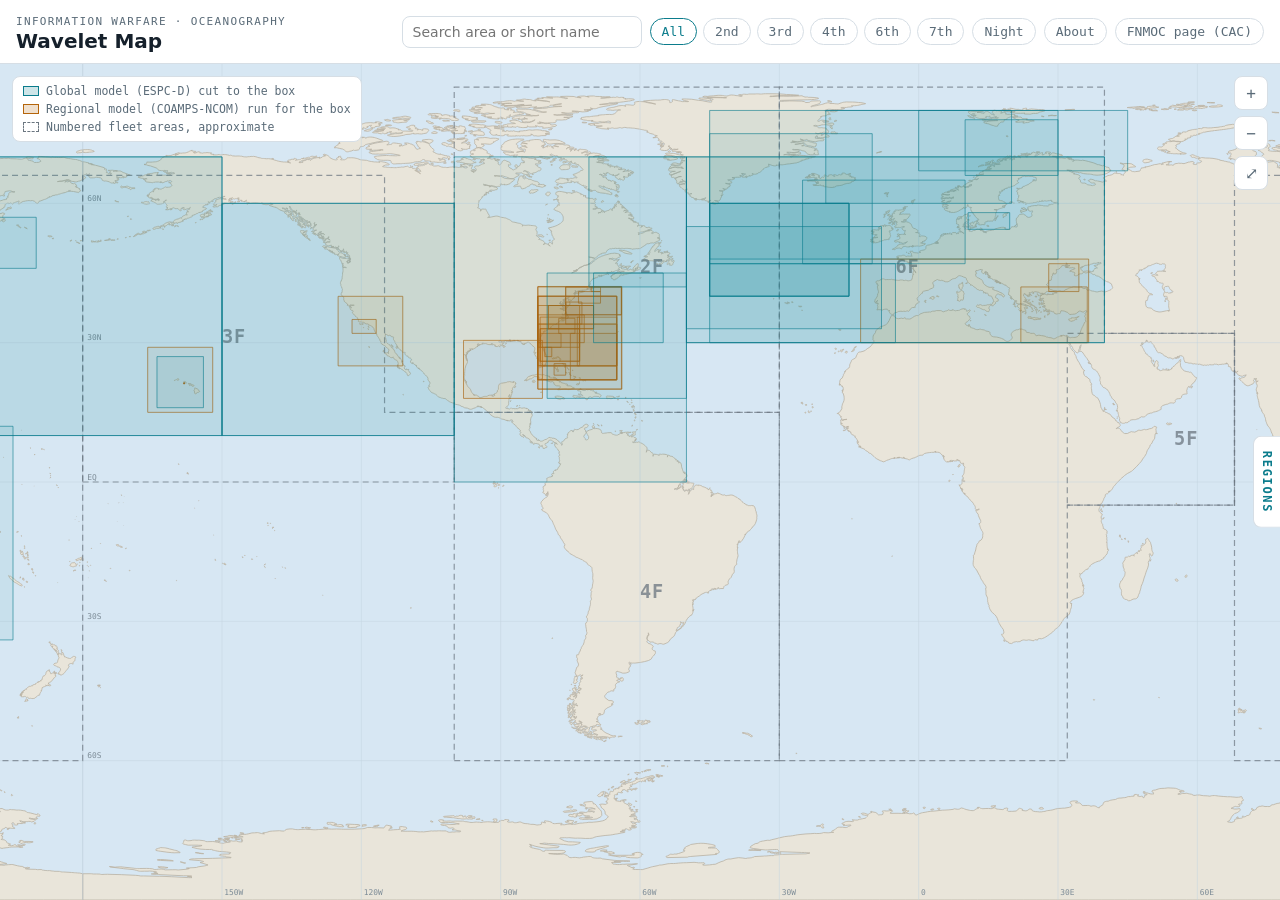
<file: index.html>
<!doctype html>
<html lang="en">
<head>
<meta charset="utf-8">
<meta name="viewport" content="width=device-width, initial-scale=1">
<meta name="theme-color" content="#02070c">
<meta name="description" content="A map of the FNMOC NOSSP wavelet areas: hover a box to see which area it is, click it for the lat/lon, resolution and the forecast-hour download links.">
<title>Wavelet Map · sean.theinformed.org</title>
<meta property="og:type" content="website">
<meta property="og:site_name" content="sean.theinformed.org">
<meta property="og:title" content="Wavelet Map">
<meta property="og:description" content="Every FNMOC NOSSP wavelet area as a box on a map. Hover for the name, click for the corners, resolution, model and forecast-hour links.">
<meta property="og:url" content="https://sean.theinformed.org/wavelet-map/">
<meta property="og:image" content="https://sean.theinformed.org/wavelet-map/og.png">
<meta property="og:image:width" content="1200">
<meta property="og:image:height" content="630">
<meta property="og:image:alt" content="World map with the FNMOC wavelet areas drawn as boxes">
<meta name="twitter:card" content="summary_large_image">
<meta name="twitter:title" content="Wavelet Map">
<meta name="twitter:description" content="Every FNMOC NOSSP wavelet area as a box on a map. Hover for the name, click for the corners, resolution, model and forecast-hour links.">
<meta name="twitter:image" content="https://sean.theinformed.org/wavelet-map/og.png">
<link rel="stylesheet" href="style.css">
<link rel="icon" href="data:image/svg+xml,%3Csvg xmlns='http://www.w3.org/2000/svg' viewBox='0 0 42 42'%3E%3Crect width='42' height='42' rx='9' fill='%2302070c'/%3E%3Crect x='9' y='12' width='24' height='16' fill='none' stroke='%2329d4e3' stroke-width='2.6'/%3E%3C/svg%3E">
</head>
<body>
<header class="bar">
  <div class="brand">
    <span class="kicker">INFORMATION WARFARE · OCEANOGRAPHY</span>
    <h1>Wavelet Map</h1>
  </div>
  <div class="controls">
    <input id="search" type="search" placeholder="Search area or short name" autocomplete="off" aria-label="Search areas">
    <div id="fleets" class="chips" role="group" aria-label="Filter by fleet"></div>
    <button id="theme-btn" class="ghost" type="button" aria-label="Switch day or night colours">Night</button>
    <button id="about-btn" class="ghost" type="button" aria-haspopup="dialog">About</button>
    <a class="ghost" href="https://portal.fnmoc.navy.mil/ocean_products/html/UPS/NOP_sub_support.html" target="_blank" rel="noopener">FNMOC page (CAC)</a>
  </div>
</header>

<main class="layout">
  <section class="map-wrap" aria-label="Map of wavelet areas">
    <svg id="map" xmlns="http://www.w3.org/2000/svg" preserveAspectRatio="xMidYMid meet">
      <g id="view">
        <rect id="ocean" x="-540" y="-90" width="1080" height="180"></rect>
        <g id="world">
          <path id="land"></path>
          <g id="grat"></g>
        </g>
        <g id="copies"></g>
        <g id="fleets-g"></g>
        <g id="boxes"></g>
      </g>
    </svg>
    <div id="tip" class="tip" hidden></div>
    <div id="cursor" class="cursor" hidden></div>
    <div id="pop" class="pop" hidden role="dialog" aria-label="Areas at this point"></div>
    <div class="legend" aria-label="Legend">
      <span><i class="sw G"></i>Global model (ESPC-D) cut to the box</span>
      <span><i class="sw R"></i>Regional model (COAMPS-NCOM) run for the box</span>
      <span><i class="sw F"></i>Numbered fleet areas, approximate</span>
    </div>
    <div class="zoom">
      <button type="button" id="zin" aria-label="Zoom in">+</button>
      <button type="button" id="zout" aria-label="Zoom out">−</button>
      <button type="button" id="zfit" aria-label="Fit all">⤢</button>
    </div>
  </section>

  <button id="rail-tab" class="rail-tab" type="button" aria-expanded="false" aria-controls="panel">REGIONS</button>
  <aside class="panel" id="panel" hidden>
    <div class="panel-head">
      <h2 id="panel-title">All areas</h2>
      <span id="panel-sub" class="muted"></span>
      <button id="rail-close" class="pop-close" type="button" aria-label="Collapse the list">×</button>
    </div>
    <div id="list" class="list"></div>
  </aside>
</main>


<dialog id="about">
  <h2>About this map</h2>
  <p>We built this for our OCEANO and AG teammates to help save them some time on the FNMOC wavelet page.</p>
  <p>The links point at fixed addresses on the FNMOC portal, where the latest run always lives, so they work the same every day. The portal itself still needs a CAC.</p>
  <p>If something looks wrong or you have an idea for it, please send us a note with the feedback button below. The code is open at <a href="https://github.com/sdegan-USN/wavelet-map" target="_blank" rel="noopener">github.com/sdegan-USN/wavelet-map</a> if your shop wants its own copy, and the rest of our Information Warfare tools are at <a href="https://sean.theinformed.org/iw/">sean.theinformed.org/iw</a>.</p>
  <p class="credit support-note">We spend a lot on our IT infrastructure, despite being broke... So if you're down to support us: <a href="https://buymeacoffee.com/sdegan" target="_blank" rel="noopener">buymeacoffee.com/sdegan</a></p>
  <p class="credit">LT Sean Egan and AG1 Derek Conklin, United States Navy. Built on our own time; not an official product of any government body. Coastlines from Natural Earth.</p>
  <form method="dialog" class="dialog-actions"><button type="button" data-informed-feedback>Send feedback</button><button type="submit">Close</button></form>
</dialog>

<script src="feedback-widget.js" defer></script>
<script src="app.js"></script>
</body>
</html>
</file>
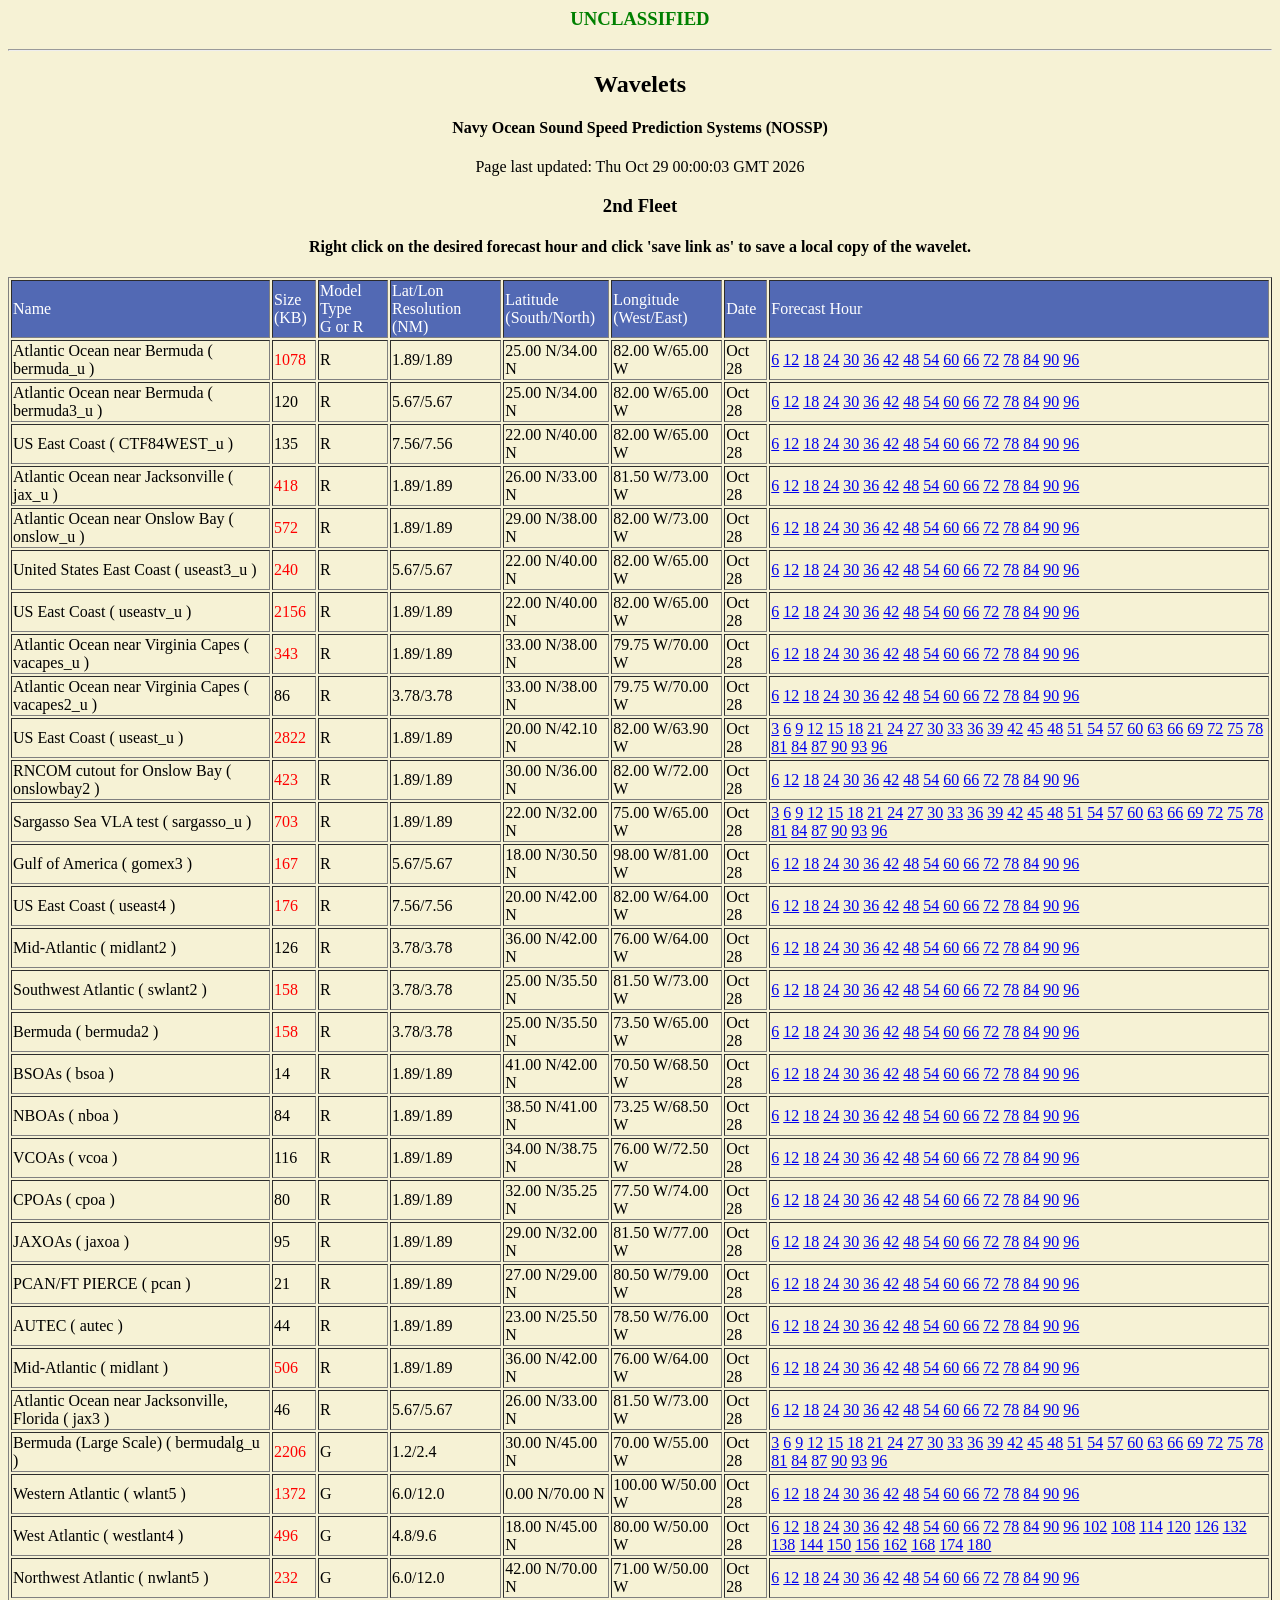
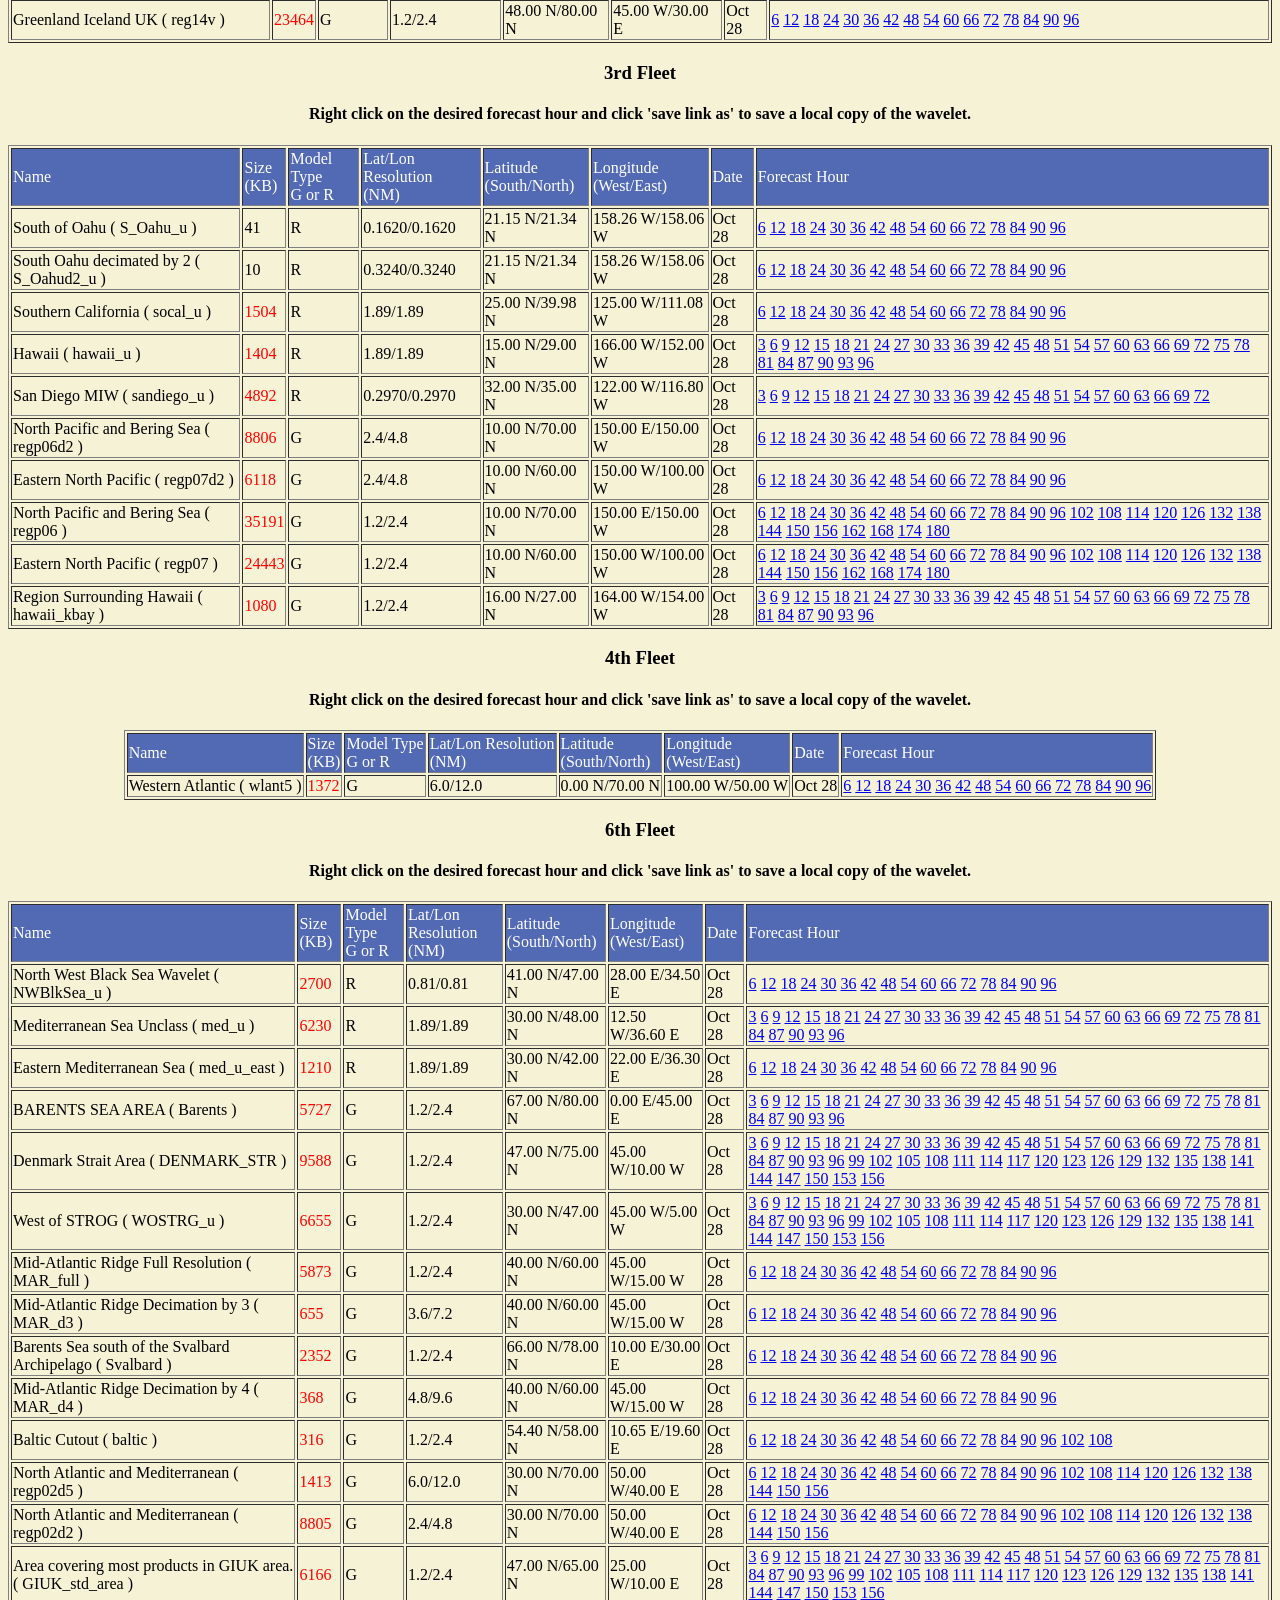
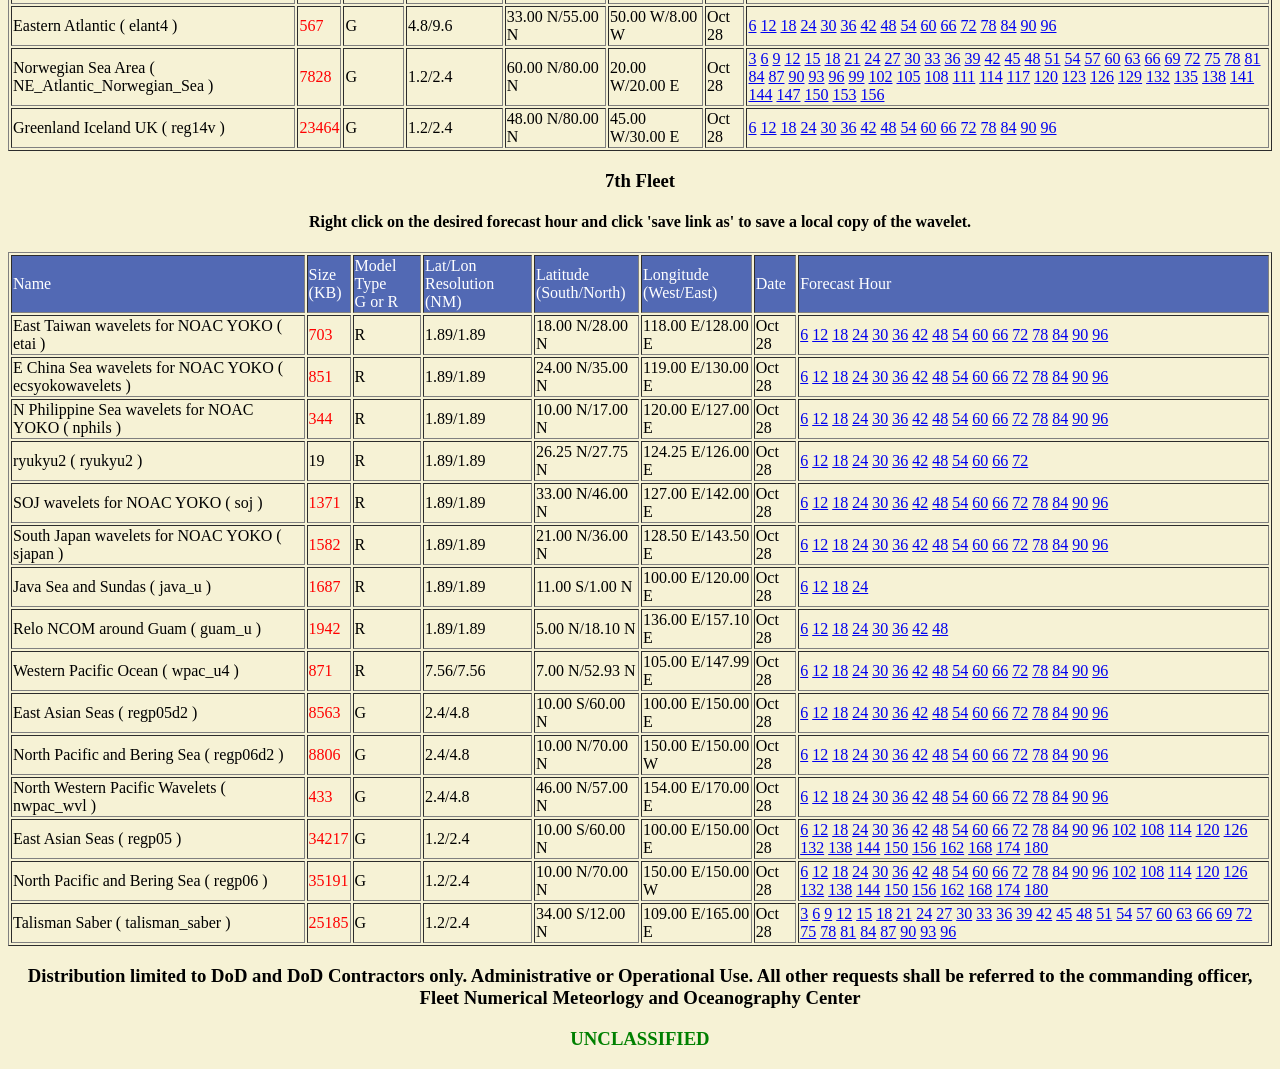
<file: tools/NOP_sub_support.sample.html>
<html><head> <title>NOP Sub Support Page</title>
<link rel="icon" type="image/png" size="16x16" href="FNMOC_logo_sm.png"></head>
<body style="background-color:#F6F2D5" ;="">
<center><h3 style="color:green" ;="">UNCLASSIFIED</h3></center>
<hr>
<center><h2>Wavelets</h2></center>
<center><h4>Navy Ocean Sound Speed Prediction Systems (NOSSP)</h4></center>
<center>Page last updated: Thu Oct 29 00:00:03 GMT 2026</center><center><h3>2nd Fleet</h3></center>
<center><h4>Right click on the desired forecast hour and click 'save link as' to save a local copy of the wavelet.</h4></center>
<center><table border=""><tbody><tr style="color:#FFFFFF" bgcolor="#5269B4"><td>Name</td><td>Size<br>(KB)</td><td>Model Type<br>G or R</td><td>Lat/Lon Resolution<br>(NM)</td><td>Latitude<br>(South/North)</td><td>Longitude<br>(West/East)</td><td>Date</td><td>Forecast Hour</td></tr>
<tr>
<td>Atlantic Ocean near Bermuda ( bermuda_u )</td><td><p style="color:#FF0000" ;="">1078</p></td><td>R</td><td>1.89/1.89</td><td>25.00 N/34.00 N</td><td>82.00 W/65.00 W</td><td>Oct 28</td><td><a href="../COAMPS-NCOM/WAVELET/bermuda_u/coamps_ncom.bermuda_u.006.wvl" target="_blank">6</a> <a href="../COAMPS-NCOM/WAVELET/bermuda_u/coamps_ncom.bermuda_u.012.wvl" target="_blank">12</a> <a href="../COAMPS-NCOM/WAVELET/bermuda_u/coamps_ncom.bermuda_u.018.wvl" target="_blank">18</a> <a href="../COAMPS-NCOM/WAVELET/bermuda_u/coamps_ncom.bermuda_u.024.wvl" target="_blank">24</a> <a href="../COAMPS-NCOM/WAVELET/bermuda_u/coamps_ncom.bermuda_u.030.wvl" target="_blank">30</a> <a href="../COAMPS-NCOM/WAVELET/bermuda_u/coamps_ncom.bermuda_u.036.wvl" target="_blank">36</a> <a href="../COAMPS-NCOM/WAVELET/bermuda_u/coamps_ncom.bermuda_u.042.wvl" target="_blank">42</a> <a href="../COAMPS-NCOM/WAVELET/bermuda_u/coamps_ncom.bermuda_u.048.wvl" target="_blank">48</a> <a href="../COAMPS-NCOM/WAVELET/bermuda_u/coamps_ncom.bermuda_u.054.wvl" target="_blank">54</a> <a href="../COAMPS-NCOM/WAVELET/bermuda_u/coamps_ncom.bermuda_u.060.wvl" target="_blank">60</a> <a href="../COAMPS-NCOM/WAVELET/bermuda_u/coamps_ncom.bermuda_u.066.wvl" target="_blank">66</a> <a href="../COAMPS-NCOM/WAVELET/bermuda_u/coamps_ncom.bermuda_u.072.wvl" target="_blank">72</a> <a href="../COAMPS-NCOM/WAVELET/bermuda_u/coamps_ncom.bermuda_u.078.wvl" target="_blank">78</a> <a href="../COAMPS-NCOM/WAVELET/bermuda_u/coamps_ncom.bermuda_u.084.wvl" target="_blank">84</a> <a href="../COAMPS-NCOM/WAVELET/bermuda_u/coamps_ncom.bermuda_u.090.wvl" target="_blank">90</a> <a href="../COAMPS-NCOM/WAVELET/bermuda_u/coamps_ncom.bermuda_u.096.wvl" target="_blank">96</a> </td>
</tr>
<tr>
<td>Atlantic Ocean near Bermuda ( bermuda3_u )</td><td>120</td><td>R</td><td>5.67/5.67</td><td>25.00 N/34.00 N</td><td>82.00 W/65.00 W</td><td>Oct 28</td><td><a href="../COAMPS-NCOM/WAVELET/bermuda3_u/coamps_ncom.bermuda3_u.006.wvl" target="_blank">6</a> <a href="../COAMPS-NCOM/WAVELET/bermuda3_u/coamps_ncom.bermuda3_u.012.wvl" target="_blank">12</a> <a href="../COAMPS-NCOM/WAVELET/bermuda3_u/coamps_ncom.bermuda3_u.018.wvl" target="_blank">18</a> <a href="../COAMPS-NCOM/WAVELET/bermuda3_u/coamps_ncom.bermuda3_u.024.wvl" target="_blank">24</a> <a href="../COAMPS-NCOM/WAVELET/bermuda3_u/coamps_ncom.bermuda3_u.030.wvl" target="_blank">30</a> <a href="../COAMPS-NCOM/WAVELET/bermuda3_u/coamps_ncom.bermuda3_u.036.wvl" target="_blank">36</a> <a href="../COAMPS-NCOM/WAVELET/bermuda3_u/coamps_ncom.bermuda3_u.042.wvl" target="_blank">42</a> <a href="../COAMPS-NCOM/WAVELET/bermuda3_u/coamps_ncom.bermuda3_u.048.wvl" target="_blank">48</a> <a href="../COAMPS-NCOM/WAVELET/bermuda3_u/coamps_ncom.bermuda3_u.054.wvl" target="_blank">54</a> <a href="../COAMPS-NCOM/WAVELET/bermuda3_u/coamps_ncom.bermuda3_u.060.wvl" target="_blank">60</a> <a href="../COAMPS-NCOM/WAVELET/bermuda3_u/coamps_ncom.bermuda3_u.066.wvl" target="_blank">66</a> <a href="../COAMPS-NCOM/WAVELET/bermuda3_u/coamps_ncom.bermuda3_u.072.wvl" target="_blank">72</a> <a href="../COAMPS-NCOM/WAVELET/bermuda3_u/coamps_ncom.bermuda3_u.078.wvl" target="_blank">78</a> <a href="../COAMPS-NCOM/WAVELET/bermuda3_u/coamps_ncom.bermuda3_u.084.wvl" target="_blank">84</a> <a href="../COAMPS-NCOM/WAVELET/bermuda3_u/coamps_ncom.bermuda3_u.090.wvl" target="_blank">90</a> <a href="../COAMPS-NCOM/WAVELET/bermuda3_u/coamps_ncom.bermuda3_u.096.wvl" target="_blank">96</a> </td>
</tr>
<tr>
<td>US East Coast ( CTF84WEST_u )</td><td>135</td><td>R</td><td>7.56/7.56</td><td>22.00 N/40.00 N</td><td>82.00 W/65.00 W</td><td>Oct 28</td><td><a href="../COAMPS-NCOM/WAVELET/CTF84WEST_u/coamps_ncom.CTF84WEST_u.006.wvl" target="_blank">6</a> <a href="../COAMPS-NCOM/WAVELET/CTF84WEST_u/coamps_ncom.CTF84WEST_u.012.wvl" target="_blank">12</a> <a href="../COAMPS-NCOM/WAVELET/CTF84WEST_u/coamps_ncom.CTF84WEST_u.018.wvl" target="_blank">18</a> <a href="../COAMPS-NCOM/WAVELET/CTF84WEST_u/coamps_ncom.CTF84WEST_u.024.wvl" target="_blank">24</a> <a href="../COAMPS-NCOM/WAVELET/CTF84WEST_u/coamps_ncom.CTF84WEST_u.030.wvl" target="_blank">30</a> <a href="../COAMPS-NCOM/WAVELET/CTF84WEST_u/coamps_ncom.CTF84WEST_u.036.wvl" target="_blank">36</a> <a href="../COAMPS-NCOM/WAVELET/CTF84WEST_u/coamps_ncom.CTF84WEST_u.042.wvl" target="_blank">42</a> <a href="../COAMPS-NCOM/WAVELET/CTF84WEST_u/coamps_ncom.CTF84WEST_u.048.wvl" target="_blank">48</a> <a href="../COAMPS-NCOM/WAVELET/CTF84WEST_u/coamps_ncom.CTF84WEST_u.054.wvl" target="_blank">54</a> <a href="../COAMPS-NCOM/WAVELET/CTF84WEST_u/coamps_ncom.CTF84WEST_u.060.wvl" target="_blank">60</a> <a href="../COAMPS-NCOM/WAVELET/CTF84WEST_u/coamps_ncom.CTF84WEST_u.066.wvl" target="_blank">66</a> <a href="../COAMPS-NCOM/WAVELET/CTF84WEST_u/coamps_ncom.CTF84WEST_u.072.wvl" target="_blank">72</a> <a href="../COAMPS-NCOM/WAVELET/CTF84WEST_u/coamps_ncom.CTF84WEST_u.078.wvl" target="_blank">78</a> <a href="../COAMPS-NCOM/WAVELET/CTF84WEST_u/coamps_ncom.CTF84WEST_u.084.wvl" target="_blank">84</a> <a href="../COAMPS-NCOM/WAVELET/CTF84WEST_u/coamps_ncom.CTF84WEST_u.090.wvl" target="_blank">90</a> <a href="../COAMPS-NCOM/WAVELET/CTF84WEST_u/coamps_ncom.CTF84WEST_u.096.wvl" target="_blank">96</a> </td>
</tr>
<tr>
<td>Atlantic Ocean near Jacksonville ( jax_u )</td><td><p style="color:#FF0000" ;="">418</p></td><td>R</td><td>1.89/1.89</td><td>26.00 N/33.00 N</td><td>81.50 W/73.00 W</td><td>Oct 28</td><td><a href="../COAMPS-NCOM/WAVELET/jax_u/coamps_ncom.jax_u.006.wvl" target="_blank">6</a> <a href="../COAMPS-NCOM/WAVELET/jax_u/coamps_ncom.jax_u.012.wvl" target="_blank">12</a> <a href="../COAMPS-NCOM/WAVELET/jax_u/coamps_ncom.jax_u.018.wvl" target="_blank">18</a> <a href="../COAMPS-NCOM/WAVELET/jax_u/coamps_ncom.jax_u.024.wvl" target="_blank">24</a> <a href="../COAMPS-NCOM/WAVELET/jax_u/coamps_ncom.jax_u.030.wvl" target="_blank">30</a> <a href="../COAMPS-NCOM/WAVELET/jax_u/coamps_ncom.jax_u.036.wvl" target="_blank">36</a> <a href="../COAMPS-NCOM/WAVELET/jax_u/coamps_ncom.jax_u.042.wvl" target="_blank">42</a> <a href="../COAMPS-NCOM/WAVELET/jax_u/coamps_ncom.jax_u.048.wvl" target="_blank">48</a> <a href="../COAMPS-NCOM/WAVELET/jax_u/coamps_ncom.jax_u.054.wvl" target="_blank">54</a> <a href="../COAMPS-NCOM/WAVELET/jax_u/coamps_ncom.jax_u.060.wvl" target="_blank">60</a> <a href="../COAMPS-NCOM/WAVELET/jax_u/coamps_ncom.jax_u.066.wvl" target="_blank">66</a> <a href="../COAMPS-NCOM/WAVELET/jax_u/coamps_ncom.jax_u.072.wvl" target="_blank">72</a> <a href="../COAMPS-NCOM/WAVELET/jax_u/coamps_ncom.jax_u.078.wvl" target="_blank">78</a> <a href="../COAMPS-NCOM/WAVELET/jax_u/coamps_ncom.jax_u.084.wvl" target="_blank">84</a> <a href="../COAMPS-NCOM/WAVELET/jax_u/coamps_ncom.jax_u.090.wvl" target="_blank">90</a> <a href="../COAMPS-NCOM/WAVELET/jax_u/coamps_ncom.jax_u.096.wvl" target="_blank">96</a> </td>
</tr>
<tr>
<td>Atlantic Ocean near Onslow Bay ( onslow_u )</td><td><p style="color:#FF0000" ;="">572</p></td><td>R</td><td>1.89/1.89</td><td>29.00 N/38.00 N</td><td>82.00 W/73.00 W</td><td>Oct 28</td><td><a href="../COAMPS-NCOM/WAVELET/onslow_u/coamps_ncom.onslow_u.006.wvl" target="_blank">6</a> <a href="../COAMPS-NCOM/WAVELET/onslow_u/coamps_ncom.onslow_u.012.wvl" target="_blank">12</a> <a href="../COAMPS-NCOM/WAVELET/onslow_u/coamps_ncom.onslow_u.018.wvl" target="_blank">18</a> <a href="../COAMPS-NCOM/WAVELET/onslow_u/coamps_ncom.onslow_u.024.wvl" target="_blank">24</a> <a href="../COAMPS-NCOM/WAVELET/onslow_u/coamps_ncom.onslow_u.030.wvl" target="_blank">30</a> <a href="../COAMPS-NCOM/WAVELET/onslow_u/coamps_ncom.onslow_u.036.wvl" target="_blank">36</a> <a href="../COAMPS-NCOM/WAVELET/onslow_u/coamps_ncom.onslow_u.042.wvl" target="_blank">42</a> <a href="../COAMPS-NCOM/WAVELET/onslow_u/coamps_ncom.onslow_u.048.wvl" target="_blank">48</a> <a href="../COAMPS-NCOM/WAVELET/onslow_u/coamps_ncom.onslow_u.054.wvl" target="_blank">54</a> <a href="../COAMPS-NCOM/WAVELET/onslow_u/coamps_ncom.onslow_u.060.wvl" target="_blank">60</a> <a href="../COAMPS-NCOM/WAVELET/onslow_u/coamps_ncom.onslow_u.066.wvl" target="_blank">66</a> <a href="../COAMPS-NCOM/WAVELET/onslow_u/coamps_ncom.onslow_u.072.wvl" target="_blank">72</a> <a href="../COAMPS-NCOM/WAVELET/onslow_u/coamps_ncom.onslow_u.078.wvl" target="_blank">78</a> <a href="../COAMPS-NCOM/WAVELET/onslow_u/coamps_ncom.onslow_u.084.wvl" target="_blank">84</a> <a href="../COAMPS-NCOM/WAVELET/onslow_u/coamps_ncom.onslow_u.090.wvl" target="_blank">90</a> <a href="../COAMPS-NCOM/WAVELET/onslow_u/coamps_ncom.onslow_u.096.wvl" target="_blank">96</a> </td>
</tr>
<tr>
<td>United States East Coast ( useast3_u )</td><td><p style="color:#FF0000" ;="">240</p></td><td>R</td><td>5.67/5.67</td><td>22.00 N/40.00 N</td><td>82.00 W/65.00 W</td><td>Oct 28</td><td><a href="../COAMPS-NCOM/WAVELET/useast3_u/coamps_ncom.useast3_u.006.wvl" target="_blank">6</a> <a href="../COAMPS-NCOM/WAVELET/useast3_u/coamps_ncom.useast3_u.012.wvl" target="_blank">12</a> <a href="../COAMPS-NCOM/WAVELET/useast3_u/coamps_ncom.useast3_u.018.wvl" target="_blank">18</a> <a href="../COAMPS-NCOM/WAVELET/useast3_u/coamps_ncom.useast3_u.024.wvl" target="_blank">24</a> <a href="../COAMPS-NCOM/WAVELET/useast3_u/coamps_ncom.useast3_u.030.wvl" target="_blank">30</a> <a href="../COAMPS-NCOM/WAVELET/useast3_u/coamps_ncom.useast3_u.036.wvl" target="_blank">36</a> <a href="../COAMPS-NCOM/WAVELET/useast3_u/coamps_ncom.useast3_u.042.wvl" target="_blank">42</a> <a href="../COAMPS-NCOM/WAVELET/useast3_u/coamps_ncom.useast3_u.048.wvl" target="_blank">48</a> <a href="../COAMPS-NCOM/WAVELET/useast3_u/coamps_ncom.useast3_u.054.wvl" target="_blank">54</a> <a href="../COAMPS-NCOM/WAVELET/useast3_u/coamps_ncom.useast3_u.060.wvl" target="_blank">60</a> <a href="../COAMPS-NCOM/WAVELET/useast3_u/coamps_ncom.useast3_u.066.wvl" target="_blank">66</a> <a href="../COAMPS-NCOM/WAVELET/useast3_u/coamps_ncom.useast3_u.072.wvl" target="_blank">72</a> <a href="../COAMPS-NCOM/WAVELET/useast3_u/coamps_ncom.useast3_u.078.wvl" target="_blank">78</a> <a href="../COAMPS-NCOM/WAVELET/useast3_u/coamps_ncom.useast3_u.084.wvl" target="_blank">84</a> <a href="../COAMPS-NCOM/WAVELET/useast3_u/coamps_ncom.useast3_u.090.wvl" target="_blank">90</a> <a href="../COAMPS-NCOM/WAVELET/useast3_u/coamps_ncom.useast3_u.096.wvl" target="_blank">96</a> </td>
</tr>
<tr>
<td>US East Coast ( useastv_u )</td><td><p style="color:#FF0000" ;="">2156</p></td><td>R</td><td>1.89/1.89</td><td>22.00 N/40.00 N</td><td>82.00 W/65.00 W</td><td>Oct 28</td><td><a href="../COAMPS-NCOM/WAVELET/useastv_u/coamps_ncom.useastv_u.006.wvl" target="_blank">6</a> <a href="../COAMPS-NCOM/WAVELET/useastv_u/coamps_ncom.useastv_u.012.wvl" target="_blank">12</a> <a href="../COAMPS-NCOM/WAVELET/useastv_u/coamps_ncom.useastv_u.018.wvl" target="_blank">18</a> <a href="../COAMPS-NCOM/WAVELET/useastv_u/coamps_ncom.useastv_u.024.wvl" target="_blank">24</a> <a href="../COAMPS-NCOM/WAVELET/useastv_u/coamps_ncom.useastv_u.030.wvl" target="_blank">30</a> <a href="../COAMPS-NCOM/WAVELET/useastv_u/coamps_ncom.useastv_u.036.wvl" target="_blank">36</a> <a href="../COAMPS-NCOM/WAVELET/useastv_u/coamps_ncom.useastv_u.042.wvl" target="_blank">42</a> <a href="../COAMPS-NCOM/WAVELET/useastv_u/coamps_ncom.useastv_u.048.wvl" target="_blank">48</a> <a href="../COAMPS-NCOM/WAVELET/useastv_u/coamps_ncom.useastv_u.054.wvl" target="_blank">54</a> <a href="../COAMPS-NCOM/WAVELET/useastv_u/coamps_ncom.useastv_u.060.wvl" target="_blank">60</a> <a href="../COAMPS-NCOM/WAVELET/useastv_u/coamps_ncom.useastv_u.066.wvl" target="_blank">66</a> <a href="../COAMPS-NCOM/WAVELET/useastv_u/coamps_ncom.useastv_u.072.wvl" target="_blank">72</a> <a href="../COAMPS-NCOM/WAVELET/useastv_u/coamps_ncom.useastv_u.078.wvl" target="_blank">78</a> <a href="../COAMPS-NCOM/WAVELET/useastv_u/coamps_ncom.useastv_u.084.wvl" target="_blank">84</a> <a href="../COAMPS-NCOM/WAVELET/useastv_u/coamps_ncom.useastv_u.090.wvl" target="_blank">90</a> <a href="../COAMPS-NCOM/WAVELET/useastv_u/coamps_ncom.useastv_u.096.wvl" target="_blank">96</a> </td>
</tr>
<tr>
<td>Atlantic Ocean near Virginia Capes ( vacapes_u )</td><td><p style="color:#FF0000" ;="">343</p></td><td>R</td><td>1.89/1.89</td><td>33.00 N/38.00 N</td><td>79.75 W/70.00 W</td><td>Oct 28</td><td><a href="../COAMPS-NCOM/WAVELET/vacapes_u/coamps_ncom.vacapes_u.006.wvl" target="_blank">6</a> <a href="../COAMPS-NCOM/WAVELET/vacapes_u/coamps_ncom.vacapes_u.012.wvl" target="_blank">12</a> <a href="../COAMPS-NCOM/WAVELET/vacapes_u/coamps_ncom.vacapes_u.018.wvl" target="_blank">18</a> <a href="../COAMPS-NCOM/WAVELET/vacapes_u/coamps_ncom.vacapes_u.024.wvl" target="_blank">24</a> <a href="../COAMPS-NCOM/WAVELET/vacapes_u/coamps_ncom.vacapes_u.030.wvl" target="_blank">30</a> <a href="../COAMPS-NCOM/WAVELET/vacapes_u/coamps_ncom.vacapes_u.036.wvl" target="_blank">36</a> <a href="../COAMPS-NCOM/WAVELET/vacapes_u/coamps_ncom.vacapes_u.042.wvl" target="_blank">42</a> <a href="../COAMPS-NCOM/WAVELET/vacapes_u/coamps_ncom.vacapes_u.048.wvl" target="_blank">48</a> <a href="../COAMPS-NCOM/WAVELET/vacapes_u/coamps_ncom.vacapes_u.054.wvl" target="_blank">54</a> <a href="../COAMPS-NCOM/WAVELET/vacapes_u/coamps_ncom.vacapes_u.060.wvl" target="_blank">60</a> <a href="../COAMPS-NCOM/WAVELET/vacapes_u/coamps_ncom.vacapes_u.066.wvl" target="_blank">66</a> <a href="../COAMPS-NCOM/WAVELET/vacapes_u/coamps_ncom.vacapes_u.072.wvl" target="_blank">72</a> <a href="../COAMPS-NCOM/WAVELET/vacapes_u/coamps_ncom.vacapes_u.078.wvl" target="_blank">78</a> <a href="../COAMPS-NCOM/WAVELET/vacapes_u/coamps_ncom.vacapes_u.084.wvl" target="_blank">84</a> <a href="../COAMPS-NCOM/WAVELET/vacapes_u/coamps_ncom.vacapes_u.090.wvl" target="_blank">90</a> <a href="../COAMPS-NCOM/WAVELET/vacapes_u/coamps_ncom.vacapes_u.096.wvl" target="_blank">96</a> </td>
</tr>
<tr>
<td>Atlantic Ocean near Virginia Capes ( vacapes2_u )</td><td>86</td><td>R</td><td>3.78/3.78</td><td>33.00 N/38.00 N</td><td>79.75 W/70.00 W</td><td>Oct 28</td><td><a href="../COAMPS-NCOM/WAVELET/vacapes2_u/coamps_ncom.vacapes2_u.006.wvl" target="_blank">6</a> <a href="../COAMPS-NCOM/WAVELET/vacapes2_u/coamps_ncom.vacapes2_u.012.wvl" target="_blank">12</a> <a href="../COAMPS-NCOM/WAVELET/vacapes2_u/coamps_ncom.vacapes2_u.018.wvl" target="_blank">18</a> <a href="../COAMPS-NCOM/WAVELET/vacapes2_u/coamps_ncom.vacapes2_u.024.wvl" target="_blank">24</a> <a href="../COAMPS-NCOM/WAVELET/vacapes2_u/coamps_ncom.vacapes2_u.030.wvl" target="_blank">30</a> <a href="../COAMPS-NCOM/WAVELET/vacapes2_u/coamps_ncom.vacapes2_u.036.wvl" target="_blank">36</a> <a href="../COAMPS-NCOM/WAVELET/vacapes2_u/coamps_ncom.vacapes2_u.042.wvl" target="_blank">42</a> <a href="../COAMPS-NCOM/WAVELET/vacapes2_u/coamps_ncom.vacapes2_u.048.wvl" target="_blank">48</a> <a href="../COAMPS-NCOM/WAVELET/vacapes2_u/coamps_ncom.vacapes2_u.054.wvl" target="_blank">54</a> <a href="../COAMPS-NCOM/WAVELET/vacapes2_u/coamps_ncom.vacapes2_u.060.wvl" target="_blank">60</a> <a href="../COAMPS-NCOM/WAVELET/vacapes2_u/coamps_ncom.vacapes2_u.066.wvl" target="_blank">66</a> <a href="../COAMPS-NCOM/WAVELET/vacapes2_u/coamps_ncom.vacapes2_u.072.wvl" target="_blank">72</a> <a href="../COAMPS-NCOM/WAVELET/vacapes2_u/coamps_ncom.vacapes2_u.078.wvl" target="_blank">78</a> <a href="../COAMPS-NCOM/WAVELET/vacapes2_u/coamps_ncom.vacapes2_u.084.wvl" target="_blank">84</a> <a href="../COAMPS-NCOM/WAVELET/vacapes2_u/coamps_ncom.vacapes2_u.090.wvl" target="_blank">90</a> <a href="../COAMPS-NCOM/WAVELET/vacapes2_u/coamps_ncom.vacapes2_u.096.wvl" target="_blank">96</a> </td>
</tr>
<tr>
<td>US East Coast ( useast_u )</td><td><p style="color:#FF0000" ;="">2822</p></td><td>R</td><td>1.89/1.89</td><td>20.00 N/42.10 N</td><td>82.00 W/63.90 W</td><td>Oct 28</td><td><a href="../COAMPS-NCOM/WAVELET/useast_u/coamps_ncom.useast_u.003.wvl" target="_blank">3</a> <a href="../COAMPS-NCOM/WAVELET/useast_u/coamps_ncom.useast_u.006.wvl" target="_blank">6</a> <a href="../COAMPS-NCOM/WAVELET/useast_u/coamps_ncom.useast_u.009.wvl" target="_blank">9</a> <a href="../COAMPS-NCOM/WAVELET/useast_u/coamps_ncom.useast_u.012.wvl" target="_blank">12</a> <a href="../COAMPS-NCOM/WAVELET/useast_u/coamps_ncom.useast_u.015.wvl" target="_blank">15</a> <a href="../COAMPS-NCOM/WAVELET/useast_u/coamps_ncom.useast_u.018.wvl" target="_blank">18</a> <a href="../COAMPS-NCOM/WAVELET/useast_u/coamps_ncom.useast_u.021.wvl" target="_blank">21</a> <a href="../COAMPS-NCOM/WAVELET/useast_u/coamps_ncom.useast_u.024.wvl" target="_blank">24</a> <a href="../COAMPS-NCOM/WAVELET/useast_u/coamps_ncom.useast_u.027.wvl" target="_blank">27</a> <a href="../COAMPS-NCOM/WAVELET/useast_u/coamps_ncom.useast_u.030.wvl" target="_blank">30</a> <a href="../COAMPS-NCOM/WAVELET/useast_u/coamps_ncom.useast_u.033.wvl" target="_blank">33</a> <a href="../COAMPS-NCOM/WAVELET/useast_u/coamps_ncom.useast_u.036.wvl" target="_blank">36</a> <a href="../COAMPS-NCOM/WAVELET/useast_u/coamps_ncom.useast_u.039.wvl" target="_blank">39</a> <a href="../COAMPS-NCOM/WAVELET/useast_u/coamps_ncom.useast_u.042.wvl" target="_blank">42</a> <a href="../COAMPS-NCOM/WAVELET/useast_u/coamps_ncom.useast_u.045.wvl" target="_blank">45</a> <a href="../COAMPS-NCOM/WAVELET/useast_u/coamps_ncom.useast_u.048.wvl" target="_blank">48</a> <a href="../COAMPS-NCOM/WAVELET/useast_u/coamps_ncom.useast_u.051.wvl" target="_blank">51</a> <a href="../COAMPS-NCOM/WAVELET/useast_u/coamps_ncom.useast_u.054.wvl" target="_blank">54</a> <a href="../COAMPS-NCOM/WAVELET/useast_u/coamps_ncom.useast_u.057.wvl" target="_blank">57</a> <a href="../COAMPS-NCOM/WAVELET/useast_u/coamps_ncom.useast_u.060.wvl" target="_blank">60</a> <a href="../COAMPS-NCOM/WAVELET/useast_u/coamps_ncom.useast_u.063.wvl" target="_blank">63</a> <a href="../COAMPS-NCOM/WAVELET/useast_u/coamps_ncom.useast_u.066.wvl" target="_blank">66</a> <a href="../COAMPS-NCOM/WAVELET/useast_u/coamps_ncom.useast_u.069.wvl" target="_blank">69</a> <a href="../COAMPS-NCOM/WAVELET/useast_u/coamps_ncom.useast_u.072.wvl" target="_blank">72</a> <a href="../COAMPS-NCOM/WAVELET/useast_u/coamps_ncom.useast_u.075.wvl" target="_blank">75</a> <a href="../COAMPS-NCOM/WAVELET/useast_u/coamps_ncom.useast_u.078.wvl" target="_blank">78</a> <a href="../COAMPS-NCOM/WAVELET/useast_u/coamps_ncom.useast_u.081.wvl" target="_blank">81</a> <a href="../COAMPS-NCOM/WAVELET/useast_u/coamps_ncom.useast_u.084.wvl" target="_blank">84</a> <a href="../COAMPS-NCOM/WAVELET/useast_u/coamps_ncom.useast_u.087.wvl" target="_blank">87</a> <a href="../COAMPS-NCOM/WAVELET/useast_u/coamps_ncom.useast_u.090.wvl" target="_blank">90</a> <a href="../COAMPS-NCOM/WAVELET/useast_u/coamps_ncom.useast_u.093.wvl" target="_blank">93</a> <a href="../COAMPS-NCOM/WAVELET/useast_u/coamps_ncom.useast_u.096.wvl" target="_blank">96</a> </td>
</tr>
<tr>
<td>RNCOM cutout for Onslow Bay ( onslowbay2 )</td><td><p style="color:#FF0000" ;="">423</p></td><td>R</td><td>1.89/1.89</td><td>30.00 N/36.00 N</td><td>82.00 W/72.00 W</td><td>Oct 28</td><td><a href="../COAMPS-NCOM/WAVELET/onslowbay2/coamps_ncom.onslowbay2.006.wvl" target="_blank">6</a> <a href="../COAMPS-NCOM/WAVELET/onslowbay2/coamps_ncom.onslowbay2.012.wvl" target="_blank">12</a> <a href="../COAMPS-NCOM/WAVELET/onslowbay2/coamps_ncom.onslowbay2.018.wvl" target="_blank">18</a> <a href="../COAMPS-NCOM/WAVELET/onslowbay2/coamps_ncom.onslowbay2.024.wvl" target="_blank">24</a> <a href="../COAMPS-NCOM/WAVELET/onslowbay2/coamps_ncom.onslowbay2.030.wvl" target="_blank">30</a> <a href="../COAMPS-NCOM/WAVELET/onslowbay2/coamps_ncom.onslowbay2.036.wvl" target="_blank">36</a> <a href="../COAMPS-NCOM/WAVELET/onslowbay2/coamps_ncom.onslowbay2.042.wvl" target="_blank">42</a> <a href="../COAMPS-NCOM/WAVELET/onslowbay2/coamps_ncom.onslowbay2.048.wvl" target="_blank">48</a> <a href="../COAMPS-NCOM/WAVELET/onslowbay2/coamps_ncom.onslowbay2.054.wvl" target="_blank">54</a> <a href="../COAMPS-NCOM/WAVELET/onslowbay2/coamps_ncom.onslowbay2.060.wvl" target="_blank">60</a> <a href="../COAMPS-NCOM/WAVELET/onslowbay2/coamps_ncom.onslowbay2.066.wvl" target="_blank">66</a> <a href="../COAMPS-NCOM/WAVELET/onslowbay2/coamps_ncom.onslowbay2.072.wvl" target="_blank">72</a> <a href="../COAMPS-NCOM/WAVELET/onslowbay2/coamps_ncom.onslowbay2.078.wvl" target="_blank">78</a> <a href="../COAMPS-NCOM/WAVELET/onslowbay2/coamps_ncom.onslowbay2.084.wvl" target="_blank">84</a> <a href="../COAMPS-NCOM/WAVELET/onslowbay2/coamps_ncom.onslowbay2.090.wvl" target="_blank">90</a> <a href="../COAMPS-NCOM/WAVELET/onslowbay2/coamps_ncom.onslowbay2.096.wvl" target="_blank">96</a> </td>
</tr>
<tr>
<td>Sargasso Sea VLA test ( sargasso_u )</td><td><p style="color:#FF0000" ;="">703</p></td><td>R</td><td>1.89/1.89</td><td>22.00 N/32.00 N</td><td>75.00 W/65.00 W</td><td>Oct 28</td><td><a href="../COAMPS-NCOM/WAVELET/sargasso_u/coamps_ncom.sargasso_u.003.wvl" target="_blank">3</a> <a href="../COAMPS-NCOM/WAVELET/sargasso_u/coamps_ncom.sargasso_u.006.wvl" target="_blank">6</a> <a href="../COAMPS-NCOM/WAVELET/sargasso_u/coamps_ncom.sargasso_u.009.wvl" target="_blank">9</a> <a href="../COAMPS-NCOM/WAVELET/sargasso_u/coamps_ncom.sargasso_u.012.wvl" target="_blank">12</a> <a href="../COAMPS-NCOM/WAVELET/sargasso_u/coamps_ncom.sargasso_u.015.wvl" target="_blank">15</a> <a href="../COAMPS-NCOM/WAVELET/sargasso_u/coamps_ncom.sargasso_u.018.wvl" target="_blank">18</a> <a href="../COAMPS-NCOM/WAVELET/sargasso_u/coamps_ncom.sargasso_u.021.wvl" target="_blank">21</a> <a href="../COAMPS-NCOM/WAVELET/sargasso_u/coamps_ncom.sargasso_u.024.wvl" target="_blank">24</a> <a href="../COAMPS-NCOM/WAVELET/sargasso_u/coamps_ncom.sargasso_u.027.wvl" target="_blank">27</a> <a href="../COAMPS-NCOM/WAVELET/sargasso_u/coamps_ncom.sargasso_u.030.wvl" target="_blank">30</a> <a href="../COAMPS-NCOM/WAVELET/sargasso_u/coamps_ncom.sargasso_u.033.wvl" target="_blank">33</a> <a href="../COAMPS-NCOM/WAVELET/sargasso_u/coamps_ncom.sargasso_u.036.wvl" target="_blank">36</a> <a href="../COAMPS-NCOM/WAVELET/sargasso_u/coamps_ncom.sargasso_u.039.wvl" target="_blank">39</a> <a href="../COAMPS-NCOM/WAVELET/sargasso_u/coamps_ncom.sargasso_u.042.wvl" target="_blank">42</a> <a href="../COAMPS-NCOM/WAVELET/sargasso_u/coamps_ncom.sargasso_u.045.wvl" target="_blank">45</a> <a href="../COAMPS-NCOM/WAVELET/sargasso_u/coamps_ncom.sargasso_u.048.wvl" target="_blank">48</a> <a href="../COAMPS-NCOM/WAVELET/sargasso_u/coamps_ncom.sargasso_u.051.wvl" target="_blank">51</a> <a href="../COAMPS-NCOM/WAVELET/sargasso_u/coamps_ncom.sargasso_u.054.wvl" target="_blank">54</a> <a href="../COAMPS-NCOM/WAVELET/sargasso_u/coamps_ncom.sargasso_u.057.wvl" target="_blank">57</a> <a href="../COAMPS-NCOM/WAVELET/sargasso_u/coamps_ncom.sargasso_u.060.wvl" target="_blank">60</a> <a href="../COAMPS-NCOM/WAVELET/sargasso_u/coamps_ncom.sargasso_u.063.wvl" target="_blank">63</a> <a href="../COAMPS-NCOM/WAVELET/sargasso_u/coamps_ncom.sargasso_u.066.wvl" target="_blank">66</a> <a href="../COAMPS-NCOM/WAVELET/sargasso_u/coamps_ncom.sargasso_u.069.wvl" target="_blank">69</a> <a href="../COAMPS-NCOM/WAVELET/sargasso_u/coamps_ncom.sargasso_u.072.wvl" target="_blank">72</a> <a href="../COAMPS-NCOM/WAVELET/sargasso_u/coamps_ncom.sargasso_u.075.wvl" target="_blank">75</a> <a href="../COAMPS-NCOM/WAVELET/sargasso_u/coamps_ncom.sargasso_u.078.wvl" target="_blank">78</a> <a href="../COAMPS-NCOM/WAVELET/sargasso_u/coamps_ncom.sargasso_u.081.wvl" target="_blank">81</a> <a href="../COAMPS-NCOM/WAVELET/sargasso_u/coamps_ncom.sargasso_u.084.wvl" target="_blank">84</a> <a href="../COAMPS-NCOM/WAVELET/sargasso_u/coamps_ncom.sargasso_u.087.wvl" target="_blank">87</a> <a href="../COAMPS-NCOM/WAVELET/sargasso_u/coamps_ncom.sargasso_u.090.wvl" target="_blank">90</a> <a href="../COAMPS-NCOM/WAVELET/sargasso_u/coamps_ncom.sargasso_u.093.wvl" target="_blank">93</a> <a href="../COAMPS-NCOM/WAVELET/sargasso_u/coamps_ncom.sargasso_u.096.wvl" target="_blank">96</a> </td>
</tr>
<tr>
<td>Gulf of America ( gomex3 )</td><td><p style="color:#FF0000" ;="">167</p></td><td>R</td><td>5.67/5.67</td><td>18.00 N/30.50 N</td><td>98.00 W/81.00 W</td><td>Oct 28</td><td><a href="../COAMPS-NCOM/WAVELET/gomex3/coamps_ncom.gomex3.006.wvl" target="_blank">6</a> <a href="../COAMPS-NCOM/WAVELET/gomex3/coamps_ncom.gomex3.012.wvl" target="_blank">12</a> <a href="../COAMPS-NCOM/WAVELET/gomex3/coamps_ncom.gomex3.018.wvl" target="_blank">18</a> <a href="../COAMPS-NCOM/WAVELET/gomex3/coamps_ncom.gomex3.024.wvl" target="_blank">24</a> <a href="../COAMPS-NCOM/WAVELET/gomex3/coamps_ncom.gomex3.030.wvl" target="_blank">30</a> <a href="../COAMPS-NCOM/WAVELET/gomex3/coamps_ncom.gomex3.036.wvl" target="_blank">36</a> <a href="../COAMPS-NCOM/WAVELET/gomex3/coamps_ncom.gomex3.042.wvl" target="_blank">42</a> <a href="../COAMPS-NCOM/WAVELET/gomex3/coamps_ncom.gomex3.048.wvl" target="_blank">48</a> <a href="../COAMPS-NCOM/WAVELET/gomex3/coamps_ncom.gomex3.054.wvl" target="_blank">54</a> <a href="../COAMPS-NCOM/WAVELET/gomex3/coamps_ncom.gomex3.060.wvl" target="_blank">60</a> <a href="../COAMPS-NCOM/WAVELET/gomex3/coamps_ncom.gomex3.066.wvl" target="_blank">66</a> <a href="../COAMPS-NCOM/WAVELET/gomex3/coamps_ncom.gomex3.072.wvl" target="_blank">72</a> <a href="../COAMPS-NCOM/WAVELET/gomex3/coamps_ncom.gomex3.078.wvl" target="_blank">78</a> <a href="../COAMPS-NCOM/WAVELET/gomex3/coamps_ncom.gomex3.084.wvl" target="_blank">84</a> <a href="../COAMPS-NCOM/WAVELET/gomex3/coamps_ncom.gomex3.090.wvl" target="_blank">90</a> <a href="../COAMPS-NCOM/WAVELET/gomex3/coamps_ncom.gomex3.096.wvl" target="_blank">96</a> </td>
</tr>
<tr>
<td>US East Coast ( useast4 )</td><td><p style="color:#FF0000" ;="">176</p></td><td>R</td><td>7.56/7.56</td><td>20.00 N/42.00 N</td><td>82.00 W/64.00 W</td><td>Oct 28</td><td><a href="../COAMPS-NCOM/WAVELET/useast4/coamps_ncom.useast4.006.wvl" target="_blank">6</a> <a href="../COAMPS-NCOM/WAVELET/useast4/coamps_ncom.useast4.012.wvl" target="_blank">12</a> <a href="../COAMPS-NCOM/WAVELET/useast4/coamps_ncom.useast4.018.wvl" target="_blank">18</a> <a href="../COAMPS-NCOM/WAVELET/useast4/coamps_ncom.useast4.024.wvl" target="_blank">24</a> <a href="../COAMPS-NCOM/WAVELET/useast4/coamps_ncom.useast4.030.wvl" target="_blank">30</a> <a href="../COAMPS-NCOM/WAVELET/useast4/coamps_ncom.useast4.036.wvl" target="_blank">36</a> <a href="../COAMPS-NCOM/WAVELET/useast4/coamps_ncom.useast4.042.wvl" target="_blank">42</a> <a href="../COAMPS-NCOM/WAVELET/useast4/coamps_ncom.useast4.048.wvl" target="_blank">48</a> <a href="../COAMPS-NCOM/WAVELET/useast4/coamps_ncom.useast4.054.wvl" target="_blank">54</a> <a href="../COAMPS-NCOM/WAVELET/useast4/coamps_ncom.useast4.060.wvl" target="_blank">60</a> <a href="../COAMPS-NCOM/WAVELET/useast4/coamps_ncom.useast4.066.wvl" target="_blank">66</a> <a href="../COAMPS-NCOM/WAVELET/useast4/coamps_ncom.useast4.072.wvl" target="_blank">72</a> <a href="../COAMPS-NCOM/WAVELET/useast4/coamps_ncom.useast4.078.wvl" target="_blank">78</a> <a href="../COAMPS-NCOM/WAVELET/useast4/coamps_ncom.useast4.084.wvl" target="_blank">84</a> <a href="../COAMPS-NCOM/WAVELET/useast4/coamps_ncom.useast4.090.wvl" target="_blank">90</a> <a href="../COAMPS-NCOM/WAVELET/useast4/coamps_ncom.useast4.096.wvl" target="_blank">96</a> </td>
</tr>
<tr>
<td>Mid-Atlantic ( midlant2 )</td><td>126</td><td>R</td><td>3.78/3.78</td><td>36.00 N/42.00 N</td><td>76.00 W/64.00 W</td><td>Oct 28</td><td><a href="../COAMPS-NCOM/WAVELET/midlant2/coamps_ncom.midlant2.006.wvl" target="_blank">6</a> <a href="../COAMPS-NCOM/WAVELET/midlant2/coamps_ncom.midlant2.012.wvl" target="_blank">12</a> <a href="../COAMPS-NCOM/WAVELET/midlant2/coamps_ncom.midlant2.018.wvl" target="_blank">18</a> <a href="../COAMPS-NCOM/WAVELET/midlant2/coamps_ncom.midlant2.024.wvl" target="_blank">24</a> <a href="../COAMPS-NCOM/WAVELET/midlant2/coamps_ncom.midlant2.030.wvl" target="_blank">30</a> <a href="../COAMPS-NCOM/WAVELET/midlant2/coamps_ncom.midlant2.036.wvl" target="_blank">36</a> <a href="../COAMPS-NCOM/WAVELET/midlant2/coamps_ncom.midlant2.042.wvl" target="_blank">42</a> <a href="../COAMPS-NCOM/WAVELET/midlant2/coamps_ncom.midlant2.048.wvl" target="_blank">48</a> <a href="../COAMPS-NCOM/WAVELET/midlant2/coamps_ncom.midlant2.054.wvl" target="_blank">54</a> <a href="../COAMPS-NCOM/WAVELET/midlant2/coamps_ncom.midlant2.060.wvl" target="_blank">60</a> <a href="../COAMPS-NCOM/WAVELET/midlant2/coamps_ncom.midlant2.066.wvl" target="_blank">66</a> <a href="../COAMPS-NCOM/WAVELET/midlant2/coamps_ncom.midlant2.072.wvl" target="_blank">72</a> <a href="../COAMPS-NCOM/WAVELET/midlant2/coamps_ncom.midlant2.078.wvl" target="_blank">78</a> <a href="../COAMPS-NCOM/WAVELET/midlant2/coamps_ncom.midlant2.084.wvl" target="_blank">84</a> <a href="../COAMPS-NCOM/WAVELET/midlant2/coamps_ncom.midlant2.090.wvl" target="_blank">90</a> <a href="../COAMPS-NCOM/WAVELET/midlant2/coamps_ncom.midlant2.096.wvl" target="_blank">96</a> </td>
</tr>
<tr>
<td>Southwest Atlantic ( swlant2 )</td><td><p style="color:#FF0000" ;="">158</p></td><td>R</td><td>3.78/3.78</td><td>25.00 N/35.50 N</td><td>81.50 W/73.00 W</td><td>Oct 28</td><td><a href="../COAMPS-NCOM/WAVELET/swlant2/coamps_ncom.swlant2.006.wvl" target="_blank">6</a> <a href="../COAMPS-NCOM/WAVELET/swlant2/coamps_ncom.swlant2.012.wvl" target="_blank">12</a> <a href="../COAMPS-NCOM/WAVELET/swlant2/coamps_ncom.swlant2.018.wvl" target="_blank">18</a> <a href="../COAMPS-NCOM/WAVELET/swlant2/coamps_ncom.swlant2.024.wvl" target="_blank">24</a> <a href="../COAMPS-NCOM/WAVELET/swlant2/coamps_ncom.swlant2.030.wvl" target="_blank">30</a> <a href="../COAMPS-NCOM/WAVELET/swlant2/coamps_ncom.swlant2.036.wvl" target="_blank">36</a> <a href="../COAMPS-NCOM/WAVELET/swlant2/coamps_ncom.swlant2.042.wvl" target="_blank">42</a> <a href="../COAMPS-NCOM/WAVELET/swlant2/coamps_ncom.swlant2.048.wvl" target="_blank">48</a> <a href="../COAMPS-NCOM/WAVELET/swlant2/coamps_ncom.swlant2.054.wvl" target="_blank">54</a> <a href="../COAMPS-NCOM/WAVELET/swlant2/coamps_ncom.swlant2.060.wvl" target="_blank">60</a> <a href="../COAMPS-NCOM/WAVELET/swlant2/coamps_ncom.swlant2.066.wvl" target="_blank">66</a> <a href="../COAMPS-NCOM/WAVELET/swlant2/coamps_ncom.swlant2.072.wvl" target="_blank">72</a> <a href="../COAMPS-NCOM/WAVELET/swlant2/coamps_ncom.swlant2.078.wvl" target="_blank">78</a> <a href="../COAMPS-NCOM/WAVELET/swlant2/coamps_ncom.swlant2.084.wvl" target="_blank">84</a> <a href="../COAMPS-NCOM/WAVELET/swlant2/coamps_ncom.swlant2.090.wvl" target="_blank">90</a> <a href="../COAMPS-NCOM/WAVELET/swlant2/coamps_ncom.swlant2.096.wvl" target="_blank">96</a> </td>
</tr>
<tr>
<td>Bermuda ( bermuda2 )</td><td><p style="color:#FF0000" ;="">158</p></td><td>R</td><td>3.78/3.78</td><td>25.00 N/35.50 N</td><td>73.50 W/65.00 W</td><td>Oct 28</td><td><a href="../COAMPS-NCOM/WAVELET/bermuda2/coamps_ncom.bermuda2.006.wvl" target="_blank">6</a> <a href="../COAMPS-NCOM/WAVELET/bermuda2/coamps_ncom.bermuda2.012.wvl" target="_blank">12</a> <a href="../COAMPS-NCOM/WAVELET/bermuda2/coamps_ncom.bermuda2.018.wvl" target="_blank">18</a> <a href="../COAMPS-NCOM/WAVELET/bermuda2/coamps_ncom.bermuda2.024.wvl" target="_blank">24</a> <a href="../COAMPS-NCOM/WAVELET/bermuda2/coamps_ncom.bermuda2.030.wvl" target="_blank">30</a> <a href="../COAMPS-NCOM/WAVELET/bermuda2/coamps_ncom.bermuda2.036.wvl" target="_blank">36</a> <a href="../COAMPS-NCOM/WAVELET/bermuda2/coamps_ncom.bermuda2.042.wvl" target="_blank">42</a> <a href="../COAMPS-NCOM/WAVELET/bermuda2/coamps_ncom.bermuda2.048.wvl" target="_blank">48</a> <a href="../COAMPS-NCOM/WAVELET/bermuda2/coamps_ncom.bermuda2.054.wvl" target="_blank">54</a> <a href="../COAMPS-NCOM/WAVELET/bermuda2/coamps_ncom.bermuda2.060.wvl" target="_blank">60</a> <a href="../COAMPS-NCOM/WAVELET/bermuda2/coamps_ncom.bermuda2.066.wvl" target="_blank">66</a> <a href="../COAMPS-NCOM/WAVELET/bermuda2/coamps_ncom.bermuda2.072.wvl" target="_blank">72</a> <a href="../COAMPS-NCOM/WAVELET/bermuda2/coamps_ncom.bermuda2.078.wvl" target="_blank">78</a> <a href="../COAMPS-NCOM/WAVELET/bermuda2/coamps_ncom.bermuda2.084.wvl" target="_blank">84</a> <a href="../COAMPS-NCOM/WAVELET/bermuda2/coamps_ncom.bermuda2.090.wvl" target="_blank">90</a> <a href="../COAMPS-NCOM/WAVELET/bermuda2/coamps_ncom.bermuda2.096.wvl" target="_blank">96</a> </td>
</tr>
<tr>
<td>BSOAs ( bsoa )</td><td>14</td><td>R</td><td>1.89/1.89</td><td>41.00 N/42.00 N</td><td>70.50 W/68.50 W</td><td>Oct 28</td><td><a href="../COAMPS-NCOM/WAVELET/bsoa/coamps_ncom.bsoa.006.wvl" target="_blank">6</a> <a href="../COAMPS-NCOM/WAVELET/bsoa/coamps_ncom.bsoa.012.wvl" target="_blank">12</a> <a href="../COAMPS-NCOM/WAVELET/bsoa/coamps_ncom.bsoa.018.wvl" target="_blank">18</a> <a href="../COAMPS-NCOM/WAVELET/bsoa/coamps_ncom.bsoa.024.wvl" target="_blank">24</a> <a href="../COAMPS-NCOM/WAVELET/bsoa/coamps_ncom.bsoa.030.wvl" target="_blank">30</a> <a href="../COAMPS-NCOM/WAVELET/bsoa/coamps_ncom.bsoa.036.wvl" target="_blank">36</a> <a href="../COAMPS-NCOM/WAVELET/bsoa/coamps_ncom.bsoa.042.wvl" target="_blank">42</a> <a href="../COAMPS-NCOM/WAVELET/bsoa/coamps_ncom.bsoa.048.wvl" target="_blank">48</a> <a href="../COAMPS-NCOM/WAVELET/bsoa/coamps_ncom.bsoa.054.wvl" target="_blank">54</a> <a href="../COAMPS-NCOM/WAVELET/bsoa/coamps_ncom.bsoa.060.wvl" target="_blank">60</a> <a href="../COAMPS-NCOM/WAVELET/bsoa/coamps_ncom.bsoa.066.wvl" target="_blank">66</a> <a href="../COAMPS-NCOM/WAVELET/bsoa/coamps_ncom.bsoa.072.wvl" target="_blank">72</a> <a href="../COAMPS-NCOM/WAVELET/bsoa/coamps_ncom.bsoa.078.wvl" target="_blank">78</a> <a href="../COAMPS-NCOM/WAVELET/bsoa/coamps_ncom.bsoa.084.wvl" target="_blank">84</a> <a href="../COAMPS-NCOM/WAVELET/bsoa/coamps_ncom.bsoa.090.wvl" target="_blank">90</a> <a href="../COAMPS-NCOM/WAVELET/bsoa/coamps_ncom.bsoa.096.wvl" target="_blank">96</a> </td>
</tr>
<tr>
<td>NBOAs ( nboa )</td><td>84</td><td>R</td><td>1.89/1.89</td><td>38.50 N/41.00 N</td><td>73.25 W/68.50 W</td><td>Oct 28</td><td><a href="../COAMPS-NCOM/WAVELET/nboa/coamps_ncom.nboa.006.wvl" target="_blank">6</a> <a href="../COAMPS-NCOM/WAVELET/nboa/coamps_ncom.nboa.012.wvl" target="_blank">12</a> <a href="../COAMPS-NCOM/WAVELET/nboa/coamps_ncom.nboa.018.wvl" target="_blank">18</a> <a href="../COAMPS-NCOM/WAVELET/nboa/coamps_ncom.nboa.024.wvl" target="_blank">24</a> <a href="../COAMPS-NCOM/WAVELET/nboa/coamps_ncom.nboa.030.wvl" target="_blank">30</a> <a href="../COAMPS-NCOM/WAVELET/nboa/coamps_ncom.nboa.036.wvl" target="_blank">36</a> <a href="../COAMPS-NCOM/WAVELET/nboa/coamps_ncom.nboa.042.wvl" target="_blank">42</a> <a href="../COAMPS-NCOM/WAVELET/nboa/coamps_ncom.nboa.048.wvl" target="_blank">48</a> <a href="../COAMPS-NCOM/WAVELET/nboa/coamps_ncom.nboa.054.wvl" target="_blank">54</a> <a href="../COAMPS-NCOM/WAVELET/nboa/coamps_ncom.nboa.060.wvl" target="_blank">60</a> <a href="../COAMPS-NCOM/WAVELET/nboa/coamps_ncom.nboa.066.wvl" target="_blank">66</a> <a href="../COAMPS-NCOM/WAVELET/nboa/coamps_ncom.nboa.072.wvl" target="_blank">72</a> <a href="../COAMPS-NCOM/WAVELET/nboa/coamps_ncom.nboa.078.wvl" target="_blank">78</a> <a href="../COAMPS-NCOM/WAVELET/nboa/coamps_ncom.nboa.084.wvl" target="_blank">84</a> <a href="../COAMPS-NCOM/WAVELET/nboa/coamps_ncom.nboa.090.wvl" target="_blank">90</a> <a href="../COAMPS-NCOM/WAVELET/nboa/coamps_ncom.nboa.096.wvl" target="_blank">96</a> </td>
</tr>
<tr>
<td>VCOAs ( vcoa )</td><td>116</td><td>R</td><td>1.89/1.89</td><td>34.00 N/38.75 N</td><td>76.00 W/72.50 W</td><td>Oct 28</td><td><a href="../COAMPS-NCOM/WAVELET/vcoa/coamps_ncom.vcoa.006.wvl" target="_blank">6</a> <a href="../COAMPS-NCOM/WAVELET/vcoa/coamps_ncom.vcoa.012.wvl" target="_blank">12</a> <a href="../COAMPS-NCOM/WAVELET/vcoa/coamps_ncom.vcoa.018.wvl" target="_blank">18</a> <a href="../COAMPS-NCOM/WAVELET/vcoa/coamps_ncom.vcoa.024.wvl" target="_blank">24</a> <a href="../COAMPS-NCOM/WAVELET/vcoa/coamps_ncom.vcoa.030.wvl" target="_blank">30</a> <a href="../COAMPS-NCOM/WAVELET/vcoa/coamps_ncom.vcoa.036.wvl" target="_blank">36</a> <a href="../COAMPS-NCOM/WAVELET/vcoa/coamps_ncom.vcoa.042.wvl" target="_blank">42</a> <a href="../COAMPS-NCOM/WAVELET/vcoa/coamps_ncom.vcoa.048.wvl" target="_blank">48</a> <a href="../COAMPS-NCOM/WAVELET/vcoa/coamps_ncom.vcoa.054.wvl" target="_blank">54</a> <a href="../COAMPS-NCOM/WAVELET/vcoa/coamps_ncom.vcoa.060.wvl" target="_blank">60</a> <a href="../COAMPS-NCOM/WAVELET/vcoa/coamps_ncom.vcoa.066.wvl" target="_blank">66</a> <a href="../COAMPS-NCOM/WAVELET/vcoa/coamps_ncom.vcoa.072.wvl" target="_blank">72</a> <a href="../COAMPS-NCOM/WAVELET/vcoa/coamps_ncom.vcoa.078.wvl" target="_blank">78</a> <a href="../COAMPS-NCOM/WAVELET/vcoa/coamps_ncom.vcoa.084.wvl" target="_blank">84</a> <a href="../COAMPS-NCOM/WAVELET/vcoa/coamps_ncom.vcoa.090.wvl" target="_blank">90</a> <a href="../COAMPS-NCOM/WAVELET/vcoa/coamps_ncom.vcoa.096.wvl" target="_blank">96</a> </td>
</tr>
<tr>
<td>CPOAs ( cpoa )</td><td>80</td><td>R</td><td>1.89/1.89</td><td>32.00 N/35.25 N</td><td>77.50 W/74.00 W</td><td>Oct 28</td><td><a href="../COAMPS-NCOM/WAVELET/cpoa/coamps_ncom.cpoa.006.wvl" target="_blank">6</a> <a href="../COAMPS-NCOM/WAVELET/cpoa/coamps_ncom.cpoa.012.wvl" target="_blank">12</a> <a href="../COAMPS-NCOM/WAVELET/cpoa/coamps_ncom.cpoa.018.wvl" target="_blank">18</a> <a href="../COAMPS-NCOM/WAVELET/cpoa/coamps_ncom.cpoa.024.wvl" target="_blank">24</a> <a href="../COAMPS-NCOM/WAVELET/cpoa/coamps_ncom.cpoa.030.wvl" target="_blank">30</a> <a href="../COAMPS-NCOM/WAVELET/cpoa/coamps_ncom.cpoa.036.wvl" target="_blank">36</a> <a href="../COAMPS-NCOM/WAVELET/cpoa/coamps_ncom.cpoa.042.wvl" target="_blank">42</a> <a href="../COAMPS-NCOM/WAVELET/cpoa/coamps_ncom.cpoa.048.wvl" target="_blank">48</a> <a href="../COAMPS-NCOM/WAVELET/cpoa/coamps_ncom.cpoa.054.wvl" target="_blank">54</a> <a href="../COAMPS-NCOM/WAVELET/cpoa/coamps_ncom.cpoa.060.wvl" target="_blank">60</a> <a href="../COAMPS-NCOM/WAVELET/cpoa/coamps_ncom.cpoa.066.wvl" target="_blank">66</a> <a href="../COAMPS-NCOM/WAVELET/cpoa/coamps_ncom.cpoa.072.wvl" target="_blank">72</a> <a href="../COAMPS-NCOM/WAVELET/cpoa/coamps_ncom.cpoa.078.wvl" target="_blank">78</a> <a href="../COAMPS-NCOM/WAVELET/cpoa/coamps_ncom.cpoa.084.wvl" target="_blank">84</a> <a href="../COAMPS-NCOM/WAVELET/cpoa/coamps_ncom.cpoa.090.wvl" target="_blank">90</a> <a href="../COAMPS-NCOM/WAVELET/cpoa/coamps_ncom.cpoa.096.wvl" target="_blank">96</a> </td>
</tr>
<tr>
<td>JAXOAs ( jaxoa )</td><td>95</td><td>R</td><td>1.89/1.89</td><td>29.00 N/32.00 N</td><td>81.50 W/77.00 W</td><td>Oct 28</td><td><a href="../COAMPS-NCOM/WAVELET/jaxoa/coamps_ncom.jaxoa.006.wvl" target="_blank">6</a> <a href="../COAMPS-NCOM/WAVELET/jaxoa/coamps_ncom.jaxoa.012.wvl" target="_blank">12</a> <a href="../COAMPS-NCOM/WAVELET/jaxoa/coamps_ncom.jaxoa.018.wvl" target="_blank">18</a> <a href="../COAMPS-NCOM/WAVELET/jaxoa/coamps_ncom.jaxoa.024.wvl" target="_blank">24</a> <a href="../COAMPS-NCOM/WAVELET/jaxoa/coamps_ncom.jaxoa.030.wvl" target="_blank">30</a> <a href="../COAMPS-NCOM/WAVELET/jaxoa/coamps_ncom.jaxoa.036.wvl" target="_blank">36</a> <a href="../COAMPS-NCOM/WAVELET/jaxoa/coamps_ncom.jaxoa.042.wvl" target="_blank">42</a> <a href="../COAMPS-NCOM/WAVELET/jaxoa/coamps_ncom.jaxoa.048.wvl" target="_blank">48</a> <a href="../COAMPS-NCOM/WAVELET/jaxoa/coamps_ncom.jaxoa.054.wvl" target="_blank">54</a> <a href="../COAMPS-NCOM/WAVELET/jaxoa/coamps_ncom.jaxoa.060.wvl" target="_blank">60</a> <a href="../COAMPS-NCOM/WAVELET/jaxoa/coamps_ncom.jaxoa.066.wvl" target="_blank">66</a> <a href="../COAMPS-NCOM/WAVELET/jaxoa/coamps_ncom.jaxoa.072.wvl" target="_blank">72</a> <a href="../COAMPS-NCOM/WAVELET/jaxoa/coamps_ncom.jaxoa.078.wvl" target="_blank">78</a> <a href="../COAMPS-NCOM/WAVELET/jaxoa/coamps_ncom.jaxoa.084.wvl" target="_blank">84</a> <a href="../COAMPS-NCOM/WAVELET/jaxoa/coamps_ncom.jaxoa.090.wvl" target="_blank">90</a> <a href="../COAMPS-NCOM/WAVELET/jaxoa/coamps_ncom.jaxoa.096.wvl" target="_blank">96</a> </td>
</tr>
<tr>
<td>PCAN/FT PIERCE ( pcan )</td><td>21</td><td>R</td><td>1.89/1.89</td><td>27.00 N/29.00 N</td><td>80.50 W/79.00 W</td><td>Oct 28</td><td><a href="../COAMPS-NCOM/WAVELET/pcan/coamps_ncom.pcan.006.wvl" target="_blank">6</a> <a href="../COAMPS-NCOM/WAVELET/pcan/coamps_ncom.pcan.012.wvl" target="_blank">12</a> <a href="../COAMPS-NCOM/WAVELET/pcan/coamps_ncom.pcan.018.wvl" target="_blank">18</a> <a href="../COAMPS-NCOM/WAVELET/pcan/coamps_ncom.pcan.024.wvl" target="_blank">24</a> <a href="../COAMPS-NCOM/WAVELET/pcan/coamps_ncom.pcan.030.wvl" target="_blank">30</a> <a href="../COAMPS-NCOM/WAVELET/pcan/coamps_ncom.pcan.036.wvl" target="_blank">36</a> <a href="../COAMPS-NCOM/WAVELET/pcan/coamps_ncom.pcan.042.wvl" target="_blank">42</a> <a href="../COAMPS-NCOM/WAVELET/pcan/coamps_ncom.pcan.048.wvl" target="_blank">48</a> <a href="../COAMPS-NCOM/WAVELET/pcan/coamps_ncom.pcan.054.wvl" target="_blank">54</a> <a href="../COAMPS-NCOM/WAVELET/pcan/coamps_ncom.pcan.060.wvl" target="_blank">60</a> <a href="../COAMPS-NCOM/WAVELET/pcan/coamps_ncom.pcan.066.wvl" target="_blank">66</a> <a href="../COAMPS-NCOM/WAVELET/pcan/coamps_ncom.pcan.072.wvl" target="_blank">72</a> <a href="../COAMPS-NCOM/WAVELET/pcan/coamps_ncom.pcan.078.wvl" target="_blank">78</a> <a href="../COAMPS-NCOM/WAVELET/pcan/coamps_ncom.pcan.084.wvl" target="_blank">84</a> <a href="../COAMPS-NCOM/WAVELET/pcan/coamps_ncom.pcan.090.wvl" target="_blank">90</a> <a href="../COAMPS-NCOM/WAVELET/pcan/coamps_ncom.pcan.096.wvl" target="_blank">96</a> </td>
</tr>
<tr>
<td>AUTEC ( autec )</td><td>44</td><td>R</td><td>1.89/1.89</td><td>23.00 N/25.50 N</td><td>78.50 W/76.00 W</td><td>Oct 28</td><td><a href="../COAMPS-NCOM/WAVELET/autec/coamps_ncom.autec.006.wvl" target="_blank">6</a> <a href="../COAMPS-NCOM/WAVELET/autec/coamps_ncom.autec.012.wvl" target="_blank">12</a> <a href="../COAMPS-NCOM/WAVELET/autec/coamps_ncom.autec.018.wvl" target="_blank">18</a> <a href="../COAMPS-NCOM/WAVELET/autec/coamps_ncom.autec.024.wvl" target="_blank">24</a> <a href="../COAMPS-NCOM/WAVELET/autec/coamps_ncom.autec.030.wvl" target="_blank">30</a> <a href="../COAMPS-NCOM/WAVELET/autec/coamps_ncom.autec.036.wvl" target="_blank">36</a> <a href="../COAMPS-NCOM/WAVELET/autec/coamps_ncom.autec.042.wvl" target="_blank">42</a> <a href="../COAMPS-NCOM/WAVELET/autec/coamps_ncom.autec.048.wvl" target="_blank">48</a> <a href="../COAMPS-NCOM/WAVELET/autec/coamps_ncom.autec.054.wvl" target="_blank">54</a> <a href="../COAMPS-NCOM/WAVELET/autec/coamps_ncom.autec.060.wvl" target="_blank">60</a> <a href="../COAMPS-NCOM/WAVELET/autec/coamps_ncom.autec.066.wvl" target="_blank">66</a> <a href="../COAMPS-NCOM/WAVELET/autec/coamps_ncom.autec.072.wvl" target="_blank">72</a> <a href="../COAMPS-NCOM/WAVELET/autec/coamps_ncom.autec.078.wvl" target="_blank">78</a> <a href="../COAMPS-NCOM/WAVELET/autec/coamps_ncom.autec.084.wvl" target="_blank">84</a> <a href="../COAMPS-NCOM/WAVELET/autec/coamps_ncom.autec.090.wvl" target="_blank">90</a> <a href="../COAMPS-NCOM/WAVELET/autec/coamps_ncom.autec.096.wvl" target="_blank">96</a> </td>
</tr>
<tr>
<td>Mid-Atlantic ( midlant )</td><td><p style="color:#FF0000" ;="">506</p></td><td>R</td><td>1.89/1.89</td><td>36.00 N/42.00 N</td><td>76.00 W/64.00 W</td><td>Oct 28</td><td><a href="../COAMPS-NCOM/WAVELET/midlant/coamps_ncom.midlant.006.wvl" target="_blank">6</a> <a href="../COAMPS-NCOM/WAVELET/midlant/coamps_ncom.midlant.012.wvl" target="_blank">12</a> <a href="../COAMPS-NCOM/WAVELET/midlant/coamps_ncom.midlant.018.wvl" target="_blank">18</a> <a href="../COAMPS-NCOM/WAVELET/midlant/coamps_ncom.midlant.024.wvl" target="_blank">24</a> <a href="../COAMPS-NCOM/WAVELET/midlant/coamps_ncom.midlant.030.wvl" target="_blank">30</a> <a href="../COAMPS-NCOM/WAVELET/midlant/coamps_ncom.midlant.036.wvl" target="_blank">36</a> <a href="../COAMPS-NCOM/WAVELET/midlant/coamps_ncom.midlant.042.wvl" target="_blank">42</a> <a href="../COAMPS-NCOM/WAVELET/midlant/coamps_ncom.midlant.048.wvl" target="_blank">48</a> <a href="../COAMPS-NCOM/WAVELET/midlant/coamps_ncom.midlant.054.wvl" target="_blank">54</a> <a href="../COAMPS-NCOM/WAVELET/midlant/coamps_ncom.midlant.060.wvl" target="_blank">60</a> <a href="../COAMPS-NCOM/WAVELET/midlant/coamps_ncom.midlant.066.wvl" target="_blank">66</a> <a href="../COAMPS-NCOM/WAVELET/midlant/coamps_ncom.midlant.072.wvl" target="_blank">72</a> <a href="../COAMPS-NCOM/WAVELET/midlant/coamps_ncom.midlant.078.wvl" target="_blank">78</a> <a href="../COAMPS-NCOM/WAVELET/midlant/coamps_ncom.midlant.084.wvl" target="_blank">84</a> <a href="../COAMPS-NCOM/WAVELET/midlant/coamps_ncom.midlant.090.wvl" target="_blank">90</a> <a href="../COAMPS-NCOM/WAVELET/midlant/coamps_ncom.midlant.096.wvl" target="_blank">96</a> </td>
</tr>
<tr>
<td>Atlantic Ocean near Jacksonville, Florida ( jax3 )</td><td>46</td><td>R</td><td>5.67/5.67</td><td>26.00 N/33.00 N</td><td>81.50 W/73.00 W</td><td>Oct 28</td><td><a href="../COAMPS-NCOM/WAVELET/jax3/coamps_ncom.jax3.006.wvl" target="_blank">6</a> <a href="../COAMPS-NCOM/WAVELET/jax3/coamps_ncom.jax3.012.wvl" target="_blank">12</a> <a href="../COAMPS-NCOM/WAVELET/jax3/coamps_ncom.jax3.018.wvl" target="_blank">18</a> <a href="../COAMPS-NCOM/WAVELET/jax3/coamps_ncom.jax3.024.wvl" target="_blank">24</a> <a href="../COAMPS-NCOM/WAVELET/jax3/coamps_ncom.jax3.030.wvl" target="_blank">30</a> <a href="../COAMPS-NCOM/WAVELET/jax3/coamps_ncom.jax3.036.wvl" target="_blank">36</a> <a href="../COAMPS-NCOM/WAVELET/jax3/coamps_ncom.jax3.042.wvl" target="_blank">42</a> <a href="../COAMPS-NCOM/WAVELET/jax3/coamps_ncom.jax3.048.wvl" target="_blank">48</a> <a href="../COAMPS-NCOM/WAVELET/jax3/coamps_ncom.jax3.054.wvl" target="_blank">54</a> <a href="../COAMPS-NCOM/WAVELET/jax3/coamps_ncom.jax3.060.wvl" target="_blank">60</a> <a href="../COAMPS-NCOM/WAVELET/jax3/coamps_ncom.jax3.066.wvl" target="_blank">66</a> <a href="../COAMPS-NCOM/WAVELET/jax3/coamps_ncom.jax3.072.wvl" target="_blank">72</a> <a href="../COAMPS-NCOM/WAVELET/jax3/coamps_ncom.jax3.078.wvl" target="_blank">78</a> <a href="../COAMPS-NCOM/WAVELET/jax3/coamps_ncom.jax3.084.wvl" target="_blank">84</a> <a href="../COAMPS-NCOM/WAVELET/jax3/coamps_ncom.jax3.090.wvl" target="_blank">90</a> <a href="../COAMPS-NCOM/WAVELET/jax3/coamps_ncom.jax3.096.wvl" target="_blank">96</a> </td>
</tr>
<tr>
<td>Bermuda (Large Scale) ( bermudalg_u )</td><td><p style="color:#FF0000" ;="">2206</p></td><td>G</td><td>1.2/2.4</td><td>30.00 N/45.00 N</td><td>70.00 W/55.00 W</td><td>Oct 28</td><td><a href="../ESPC-D/WAVELET/bermudalg_u/espc-d_hycom_glb_bermudalg_u_t015.wvl" target="_blank">3</a> <a href="../ESPC-D/WAVELET/bermudalg_u/espc-d_hycom_glb_bermudalg_u_t018.wvl" target="_blank">6</a> <a href="../ESPC-D/WAVELET/bermudalg_u/espc-d_hycom_glb_bermudalg_u_t021.wvl" target="_blank">9</a> <a href="../ESPC-D/WAVELET/bermudalg_u/espc-d_hycom_glb_bermudalg_u_t024.wvl" target="_blank">12</a> <a href="../ESPC-D/WAVELET/bermudalg_u/espc-d_hycom_glb_bermudalg_u_t027.wvl" target="_blank">15</a> <a href="../ESPC-D/WAVELET/bermudalg_u/espc-d_hycom_glb_bermudalg_u_t030.wvl" target="_blank">18</a> <a href="../ESPC-D/WAVELET/bermudalg_u/espc-d_hycom_glb_bermudalg_u_t033.wvl" target="_blank">21</a> <a href="../ESPC-D/WAVELET/bermudalg_u/espc-d_hycom_glb_bermudalg_u_t036.wvl" target="_blank">24</a> <a href="../ESPC-D/WAVELET/bermudalg_u/espc-d_hycom_glb_bermudalg_u_t039.wvl" target="_blank">27</a> <a href="../ESPC-D/WAVELET/bermudalg_u/espc-d_hycom_glb_bermudalg_u_t042.wvl" target="_blank">30</a> <a href="../ESPC-D/WAVELET/bermudalg_u/espc-d_hycom_glb_bermudalg_u_t045.wvl" target="_blank">33</a> <a href="../ESPC-D/WAVELET/bermudalg_u/espc-d_hycom_glb_bermudalg_u_t048.wvl" target="_blank">36</a> <a href="../ESPC-D/WAVELET/bermudalg_u/espc-d_hycom_glb_bermudalg_u_t051.wvl" target="_blank">39</a> <a href="../ESPC-D/WAVELET/bermudalg_u/espc-d_hycom_glb_bermudalg_u_t054.wvl" target="_blank">42</a> <a href="../ESPC-D/WAVELET/bermudalg_u/espc-d_hycom_glb_bermudalg_u_t057.wvl" target="_blank">45</a> <a href="../ESPC-D/WAVELET/bermudalg_u/espc-d_hycom_glb_bermudalg_u_t060.wvl" target="_blank">48</a> <a href="../ESPC-D/WAVELET/bermudalg_u/espc-d_hycom_glb_bermudalg_u_t063.wvl" target="_blank">51</a> <a href="../ESPC-D/WAVELET/bermudalg_u/espc-d_hycom_glb_bermudalg_u_t066.wvl" target="_blank">54</a> <a href="../ESPC-D/WAVELET/bermudalg_u/espc-d_hycom_glb_bermudalg_u_t069.wvl" target="_blank">57</a> <a href="../ESPC-D/WAVELET/bermudalg_u/espc-d_hycom_glb_bermudalg_u_t072.wvl" target="_blank">60</a> <a href="../ESPC-D/WAVELET/bermudalg_u/espc-d_hycom_glb_bermudalg_u_t075.wvl" target="_blank">63</a> <a href="../ESPC-D/WAVELET/bermudalg_u/espc-d_hycom_glb_bermudalg_u_t078.wvl" target="_blank">66</a> <a href="../ESPC-D/WAVELET/bermudalg_u/espc-d_hycom_glb_bermudalg_u_t081.wvl" target="_blank">69</a> <a href="../ESPC-D/WAVELET/bermudalg_u/espc-d_hycom_glb_bermudalg_u_t084.wvl" target="_blank">72</a> <a href="../ESPC-D/WAVELET/bermudalg_u/espc-d_hycom_glb_bermudalg_u_t087.wvl" target="_blank">75</a> <a href="../ESPC-D/WAVELET/bermudalg_u/espc-d_hycom_glb_bermudalg_u_t090.wvl" target="_blank">78</a> <a href="../ESPC-D/WAVELET/bermudalg_u/espc-d_hycom_glb_bermudalg_u_t093.wvl" target="_blank">81</a> <a href="../ESPC-D/WAVELET/bermudalg_u/espc-d_hycom_glb_bermudalg_u_t096.wvl" target="_blank">84</a> <a href="../ESPC-D/WAVELET/bermudalg_u/espc-d_hycom_glb_bermudalg_u_t099.wvl" target="_blank">87</a> <a href="../ESPC-D/WAVELET/bermudalg_u/espc-d_hycom_glb_bermudalg_u_t102.wvl" target="_blank">90</a> <a href="../ESPC-D/WAVELET/bermudalg_u/espc-d_hycom_glb_bermudalg_u_t105.wvl" target="_blank">93</a> <a href="../ESPC-D/WAVELET/bermudalg_u/espc-d_hycom_glb_bermudalg_u_t108.wvl" target="_blank">96</a> </td>
</tr>
<tr>
<td>Western Atlantic ( wlant5 )</td><td><p style="color:#FF0000" ;="">1372</p></td><td>G</td><td>6.0/12.0</td><td>0.00 N/70.00 N</td><td>100.00 W/50.00 W</td><td>Oct 28</td><td><a href="../ESPC-D/WAVELET/wlant5/espc-d_hycom_glb_wlant5_t018.wvl" target="_blank">6</a> <a href="../ESPC-D/WAVELET/wlant5/espc-d_hycom_glb_wlant5_t024.wvl" target="_blank">12</a> <a href="../ESPC-D/WAVELET/wlant5/espc-d_hycom_glb_wlant5_t030.wvl" target="_blank">18</a> <a href="../ESPC-D/WAVELET/wlant5/espc-d_hycom_glb_wlant5_t036.wvl" target="_blank">24</a> <a href="../ESPC-D/WAVELET/wlant5/espc-d_hycom_glb_wlant5_t042.wvl" target="_blank">30</a> <a href="../ESPC-D/WAVELET/wlant5/espc-d_hycom_glb_wlant5_t048.wvl" target="_blank">36</a> <a href="../ESPC-D/WAVELET/wlant5/espc-d_hycom_glb_wlant5_t054.wvl" target="_blank">42</a> <a href="../ESPC-D/WAVELET/wlant5/espc-d_hycom_glb_wlant5_t060.wvl" target="_blank">48</a> <a href="../ESPC-D/WAVELET/wlant5/espc-d_hycom_glb_wlant5_t066.wvl" target="_blank">54</a> <a href="../ESPC-D/WAVELET/wlant5/espc-d_hycom_glb_wlant5_t072.wvl" target="_blank">60</a> <a href="../ESPC-D/WAVELET/wlant5/espc-d_hycom_glb_wlant5_t078.wvl" target="_blank">66</a> <a href="../ESPC-D/WAVELET/wlant5/espc-d_hycom_glb_wlant5_t084.wvl" target="_blank">72</a> <a href="../ESPC-D/WAVELET/wlant5/espc-d_hycom_glb_wlant5_t090.wvl" target="_blank">78</a> <a href="../ESPC-D/WAVELET/wlant5/espc-d_hycom_glb_wlant5_t096.wvl" target="_blank">84</a> <a href="../ESPC-D/WAVELET/wlant5/espc-d_hycom_glb_wlant5_t102.wvl" target="_blank">90</a> <a href="../ESPC-D/WAVELET/wlant5/espc-d_hycom_glb_wlant5_t108.wvl" target="_blank">96</a> </td>
</tr>
<tr>
<td>West Atlantic ( westlant4 )</td><td><p style="color:#FF0000" ;="">496</p></td><td>G</td><td>4.8/9.6</td><td>18.00 N/45.00 N</td><td>80.00 W/50.00 W</td><td>Oct 28</td><td><a href="../ESPC-D/WAVELET/westlant4/espc-d_hycom_glb_westlant4_t018.wvl" target="_blank">6</a> <a href="../ESPC-D/WAVELET/westlant4/espc-d_hycom_glb_westlant4_t024.wvl" target="_blank">12</a> <a href="../ESPC-D/WAVELET/westlant4/espc-d_hycom_glb_westlant4_t030.wvl" target="_blank">18</a> <a href="../ESPC-D/WAVELET/westlant4/espc-d_hycom_glb_westlant4_t036.wvl" target="_blank">24</a> <a href="../ESPC-D/WAVELET/westlant4/espc-d_hycom_glb_westlant4_t042.wvl" target="_blank">30</a> <a href="../ESPC-D/WAVELET/westlant4/espc-d_hycom_glb_westlant4_t048.wvl" target="_blank">36</a> <a href="../ESPC-D/WAVELET/westlant4/espc-d_hycom_glb_westlant4_t054.wvl" target="_blank">42</a> <a href="../ESPC-D/WAVELET/westlant4/espc-d_hycom_glb_westlant4_t060.wvl" target="_blank">48</a> <a href="../ESPC-D/WAVELET/westlant4/espc-d_hycom_glb_westlant4_t066.wvl" target="_blank">54</a> <a href="../ESPC-D/WAVELET/westlant4/espc-d_hycom_glb_westlant4_t072.wvl" target="_blank">60</a> <a href="../ESPC-D/WAVELET/westlant4/espc-d_hycom_glb_westlant4_t078.wvl" target="_blank">66</a> <a href="../ESPC-D/WAVELET/westlant4/espc-d_hycom_glb_westlant4_t084.wvl" target="_blank">72</a> <a href="../ESPC-D/WAVELET/westlant4/espc-d_hycom_glb_westlant4_t090.wvl" target="_blank">78</a> <a href="../ESPC-D/WAVELET/westlant4/espc-d_hycom_glb_westlant4_t096.wvl" target="_blank">84</a> <a href="../ESPC-D/WAVELET/westlant4/espc-d_hycom_glb_westlant4_t102.wvl" target="_blank">90</a> <a href="../ESPC-D/WAVELET/westlant4/espc-d_hycom_glb_westlant4_t108.wvl" target="_blank">96</a> <a href="../ESPC-D/WAVELET/westlant4/espc-d_hycom_glb_westlant4_t114.wvl" target="_blank">102</a> <a href="../ESPC-D/WAVELET/westlant4/espc-d_hycom_glb_westlant4_t120.wvl" target="_blank">108</a> <a href="../ESPC-D/WAVELET/westlant4/espc-d_hycom_glb_westlant4_t126.wvl" target="_blank">114</a> <a href="../ESPC-D/WAVELET/westlant4/espc-d_hycom_glb_westlant4_t132.wvl" target="_blank">120</a> <a href="../ESPC-D/WAVELET/westlant4/espc-d_hycom_glb_westlant4_t138.wvl" target="_blank">126</a> <a href="../ESPC-D/WAVELET/westlant4/espc-d_hycom_glb_westlant4_t144.wvl" target="_blank">132</a> <a href="../ESPC-D/WAVELET/westlant4/espc-d_hycom_glb_westlant4_t150.wvl" target="_blank">138</a> <a href="../ESPC-D/WAVELET/westlant4/espc-d_hycom_glb_westlant4_t156.wvl" target="_blank">144</a> <a href="../ESPC-D/WAVELET/westlant4/espc-d_hycom_glb_westlant4_t162.wvl" target="_blank">150</a> <a href="../ESPC-D/WAVELET/westlant4/espc-d_hycom_glb_westlant4_t168.wvl" target="_blank">156</a> <a href="../ESPC-D/WAVELET/westlant4/espc-d_hycom_glb_westlant4_t174.wvl" target="_blank">162</a> <a href="../ESPC-D/WAVELET/westlant4/espc-d_hycom_glb_westlant4_t180.wvl" target="_blank">168</a> <a href="../ESPC-D/WAVELET/westlant4/espc-d_hycom_glb_westlant4_t186.wvl" target="_blank">174</a> <a href="../ESPC-D/WAVELET/westlant4/espc-d_hycom_glb_westlant4_t192.wvl" target="_blank">180</a> </td>
</tr>
<tr>
<td>Northwest Atlantic ( nwlant5 )</td><td><p style="color:#FF0000" ;="">232</p></td><td>G</td><td>6.0/12.0</td><td>42.00 N/70.00 N</td><td>71.00 W/50.00 W</td><td>Oct 28</td><td><a href="../ESPC-D/WAVELET/nwlant5/espc-d_hycom_glb_nwlant5_t018.wvl" target="_blank">6</a> <a href="../ESPC-D/WAVELET/nwlant5/espc-d_hycom_glb_nwlant5_t024.wvl" target="_blank">12</a> <a href="../ESPC-D/WAVELET/nwlant5/espc-d_hycom_glb_nwlant5_t030.wvl" target="_blank">18</a> <a href="../ESPC-D/WAVELET/nwlant5/espc-d_hycom_glb_nwlant5_t036.wvl" target="_blank">24</a> <a href="../ESPC-D/WAVELET/nwlant5/espc-d_hycom_glb_nwlant5_t042.wvl" target="_blank">30</a> <a href="../ESPC-D/WAVELET/nwlant5/espc-d_hycom_glb_nwlant5_t048.wvl" target="_blank">36</a> <a href="../ESPC-D/WAVELET/nwlant5/espc-d_hycom_glb_nwlant5_t054.wvl" target="_blank">42</a> <a href="../ESPC-D/WAVELET/nwlant5/espc-d_hycom_glb_nwlant5_t060.wvl" target="_blank">48</a> <a href="../ESPC-D/WAVELET/nwlant5/espc-d_hycom_glb_nwlant5_t066.wvl" target="_blank">54</a> <a href="../ESPC-D/WAVELET/nwlant5/espc-d_hycom_glb_nwlant5_t072.wvl" target="_blank">60</a> <a href="../ESPC-D/WAVELET/nwlant5/espc-d_hycom_glb_nwlant5_t078.wvl" target="_blank">66</a> <a href="../ESPC-D/WAVELET/nwlant5/espc-d_hycom_glb_nwlant5_t084.wvl" target="_blank">72</a> <a href="../ESPC-D/WAVELET/nwlant5/espc-d_hycom_glb_nwlant5_t090.wvl" target="_blank">78</a> <a href="../ESPC-D/WAVELET/nwlant5/espc-d_hycom_glb_nwlant5_t096.wvl" target="_blank">84</a> <a href="../ESPC-D/WAVELET/nwlant5/espc-d_hycom_glb_nwlant5_t102.wvl" target="_blank">90</a> <a href="../ESPC-D/WAVELET/nwlant5/espc-d_hycom_glb_nwlant5_t108.wvl" target="_blank">96</a> </td>
</tr>
<tr>
<td>Greenland Iceland UK ( reg14v )</td><td><p style="color:#FF0000" ;="">23464</p></td><td>G</td><td>1.2/2.4</td><td>48.00 N/80.00 N</td><td>45.00 W/30.00 E</td><td>Oct 28</td><td><a href="../ESPC-D/WAVELET/reg14v/espc-d_hycom_glb_reg14v_t018.wvl" target="_blank">6</a> <a href="../ESPC-D/WAVELET/reg14v/espc-d_hycom_glb_reg14v_t024.wvl" target="_blank">12</a> <a href="../ESPC-D/WAVELET/reg14v/espc-d_hycom_glb_reg14v_t030.wvl" target="_blank">18</a> <a href="../ESPC-D/WAVELET/reg14v/espc-d_hycom_glb_reg14v_t036.wvl" target="_blank">24</a> <a href="../ESPC-D/WAVELET/reg14v/espc-d_hycom_glb_reg14v_t042.wvl" target="_blank">30</a> <a href="../ESPC-D/WAVELET/reg14v/espc-d_hycom_glb_reg14v_t048.wvl" target="_blank">36</a> <a href="../ESPC-D/WAVELET/reg14v/espc-d_hycom_glb_reg14v_t054.wvl" target="_blank">42</a> <a href="../ESPC-D/WAVELET/reg14v/espc-d_hycom_glb_reg14v_t060.wvl" target="_blank">48</a> <a href="../ESPC-D/WAVELET/reg14v/espc-d_hycom_glb_reg14v_t066.wvl" target="_blank">54</a> <a href="../ESPC-D/WAVELET/reg14v/espc-d_hycom_glb_reg14v_t072.wvl" target="_blank">60</a> <a href="../ESPC-D/WAVELET/reg14v/espc-d_hycom_glb_reg14v_t078.wvl" target="_blank">66</a> <a href="../ESPC-D/WAVELET/reg14v/espc-d_hycom_glb_reg14v_t084.wvl" target="_blank">72</a> <a href="../ESPC-D/WAVELET/reg14v/espc-d_hycom_glb_reg14v_t090.wvl" target="_blank">78</a> <a href="../ESPC-D/WAVELET/reg14v/espc-d_hycom_glb_reg14v_t096.wvl" target="_blank">84</a> <a href="../ESPC-D/WAVELET/reg14v/espc-d_hycom_glb_reg14v_t102.wvl" target="_blank">90</a> <a href="../ESPC-D/WAVELET/reg14v/espc-d_hycom_glb_reg14v_t108.wvl" target="_blank">96</a> </td>
</tr>
</tbody></table></center>
<center><h3>3rd Fleet</h3></center>
<center><h4>Right click on the desired forecast hour and click 'save link as' to save a local copy of the wavelet.</h4></center>
<center><table border=""><tbody><tr style="color:#FFFFFF" bgcolor="#5269B4"><td>Name</td><td>Size<br>(KB)</td><td>Model Type<br>G or R</td><td>Lat/Lon Resolution<br>(NM)</td><td>Latitude<br>(South/North)</td><td>Longitude<br>(West/East)</td><td>Date</td><td>Forecast Hour</td></tr>
<tr>
<td>South of Oahu ( S_Oahu_u )</td><td>41</td><td>R</td><td>0.1620/0.1620</td><td>21.15 N/21.34 N</td><td>158.26 W/158.06 W</td><td>Oct 28</td><td><a href="../COAMPS-NCOM/WAVELET/S_Oahu_u/coamps_ncom.S_Oahu_u.006.wvl" target="_blank">6</a> <a href="../COAMPS-NCOM/WAVELET/S_Oahu_u/coamps_ncom.S_Oahu_u.012.wvl" target="_blank">12</a> <a href="../COAMPS-NCOM/WAVELET/S_Oahu_u/coamps_ncom.S_Oahu_u.018.wvl" target="_blank">18</a> <a href="../COAMPS-NCOM/WAVELET/S_Oahu_u/coamps_ncom.S_Oahu_u.024.wvl" target="_blank">24</a> <a href="../COAMPS-NCOM/WAVELET/S_Oahu_u/coamps_ncom.S_Oahu_u.030.wvl" target="_blank">30</a> <a href="../COAMPS-NCOM/WAVELET/S_Oahu_u/coamps_ncom.S_Oahu_u.036.wvl" target="_blank">36</a> <a href="../COAMPS-NCOM/WAVELET/S_Oahu_u/coamps_ncom.S_Oahu_u.042.wvl" target="_blank">42</a> <a href="../COAMPS-NCOM/WAVELET/S_Oahu_u/coamps_ncom.S_Oahu_u.048.wvl" target="_blank">48</a> <a href="../COAMPS-NCOM/WAVELET/S_Oahu_u/coamps_ncom.S_Oahu_u.054.wvl" target="_blank">54</a> <a href="../COAMPS-NCOM/WAVELET/S_Oahu_u/coamps_ncom.S_Oahu_u.060.wvl" target="_blank">60</a> <a href="../COAMPS-NCOM/WAVELET/S_Oahu_u/coamps_ncom.S_Oahu_u.066.wvl" target="_blank">66</a> <a href="../COAMPS-NCOM/WAVELET/S_Oahu_u/coamps_ncom.S_Oahu_u.072.wvl" target="_blank">72</a> <a href="../COAMPS-NCOM/WAVELET/S_Oahu_u/coamps_ncom.S_Oahu_u.078.wvl" target="_blank">78</a> <a href="../COAMPS-NCOM/WAVELET/S_Oahu_u/coamps_ncom.S_Oahu_u.084.wvl" target="_blank">84</a> <a href="../COAMPS-NCOM/WAVELET/S_Oahu_u/coamps_ncom.S_Oahu_u.090.wvl" target="_blank">90</a> <a href="../COAMPS-NCOM/WAVELET/S_Oahu_u/coamps_ncom.S_Oahu_u.096.wvl" target="_blank">96</a> </td>
</tr>
<tr>
<td>South Oahu decimated by 2 ( S_Oahud2_u )</td><td>10</td><td>R</td><td>0.3240/0.3240</td><td>21.15 N/21.34 N</td><td>158.26 W/158.06 W</td><td>Oct 28</td><td><a href="../COAMPS-NCOM/WAVELET/S_Oahud2_u/coamps_ncom.S_Oahud2_u.006.wvl" target="_blank">6</a> <a href="../COAMPS-NCOM/WAVELET/S_Oahud2_u/coamps_ncom.S_Oahud2_u.012.wvl" target="_blank">12</a> <a href="../COAMPS-NCOM/WAVELET/S_Oahud2_u/coamps_ncom.S_Oahud2_u.018.wvl" target="_blank">18</a> <a href="../COAMPS-NCOM/WAVELET/S_Oahud2_u/coamps_ncom.S_Oahud2_u.024.wvl" target="_blank">24</a> <a href="../COAMPS-NCOM/WAVELET/S_Oahud2_u/coamps_ncom.S_Oahud2_u.030.wvl" target="_blank">30</a> <a href="../COAMPS-NCOM/WAVELET/S_Oahud2_u/coamps_ncom.S_Oahud2_u.036.wvl" target="_blank">36</a> <a href="../COAMPS-NCOM/WAVELET/S_Oahud2_u/coamps_ncom.S_Oahud2_u.042.wvl" target="_blank">42</a> <a href="../COAMPS-NCOM/WAVELET/S_Oahud2_u/coamps_ncom.S_Oahud2_u.048.wvl" target="_blank">48</a> <a href="../COAMPS-NCOM/WAVELET/S_Oahud2_u/coamps_ncom.S_Oahud2_u.054.wvl" target="_blank">54</a> <a href="../COAMPS-NCOM/WAVELET/S_Oahud2_u/coamps_ncom.S_Oahud2_u.060.wvl" target="_blank">60</a> <a href="../COAMPS-NCOM/WAVELET/S_Oahud2_u/coamps_ncom.S_Oahud2_u.066.wvl" target="_blank">66</a> <a href="../COAMPS-NCOM/WAVELET/S_Oahud2_u/coamps_ncom.S_Oahud2_u.072.wvl" target="_blank">72</a> <a href="../COAMPS-NCOM/WAVELET/S_Oahud2_u/coamps_ncom.S_Oahud2_u.078.wvl" target="_blank">78</a> <a href="../COAMPS-NCOM/WAVELET/S_Oahud2_u/coamps_ncom.S_Oahud2_u.084.wvl" target="_blank">84</a> <a href="../COAMPS-NCOM/WAVELET/S_Oahud2_u/coamps_ncom.S_Oahud2_u.090.wvl" target="_blank">90</a> <a href="../COAMPS-NCOM/WAVELET/S_Oahud2_u/coamps_ncom.S_Oahud2_u.096.wvl" target="_blank">96</a> </td>
</tr>
<tr>
<td>Southern California ( socal_u )</td><td><p style="color:#FF0000" ;="">1504</p></td><td>R</td><td>1.89/1.89</td><td>25.00 N/39.98 N</td><td>125.00 W/111.08 W</td><td>Oct 28</td><td><a href="../COAMPS-NCOM/WAVELET/socal_u/coamps_ncom.socal_u.006.wvl" target="_blank">6</a> <a href="../COAMPS-NCOM/WAVELET/socal_u/coamps_ncom.socal_u.012.wvl" target="_blank">12</a> <a href="../COAMPS-NCOM/WAVELET/socal_u/coamps_ncom.socal_u.018.wvl" target="_blank">18</a> <a href="../COAMPS-NCOM/WAVELET/socal_u/coamps_ncom.socal_u.024.wvl" target="_blank">24</a> <a href="../COAMPS-NCOM/WAVELET/socal_u/coamps_ncom.socal_u.030.wvl" target="_blank">30</a> <a href="../COAMPS-NCOM/WAVELET/socal_u/coamps_ncom.socal_u.036.wvl" target="_blank">36</a> <a href="../COAMPS-NCOM/WAVELET/socal_u/coamps_ncom.socal_u.042.wvl" target="_blank">42</a> <a href="../COAMPS-NCOM/WAVELET/socal_u/coamps_ncom.socal_u.048.wvl" target="_blank">48</a> <a href="../COAMPS-NCOM/WAVELET/socal_u/coamps_ncom.socal_u.054.wvl" target="_blank">54</a> <a href="../COAMPS-NCOM/WAVELET/socal_u/coamps_ncom.socal_u.060.wvl" target="_blank">60</a> <a href="../COAMPS-NCOM/WAVELET/socal_u/coamps_ncom.socal_u.066.wvl" target="_blank">66</a> <a href="../COAMPS-NCOM/WAVELET/socal_u/coamps_ncom.socal_u.072.wvl" target="_blank">72</a> <a href="../COAMPS-NCOM/WAVELET/socal_u/coamps_ncom.socal_u.078.wvl" target="_blank">78</a> <a href="../COAMPS-NCOM/WAVELET/socal_u/coamps_ncom.socal_u.084.wvl" target="_blank">84</a> <a href="../COAMPS-NCOM/WAVELET/socal_u/coamps_ncom.socal_u.090.wvl" target="_blank">90</a> <a href="../COAMPS-NCOM/WAVELET/socal_u/coamps_ncom.socal_u.096.wvl" target="_blank">96</a> </td>
</tr>
<tr>
<td>Hawaii ( hawaii_u )</td><td><p style="color:#FF0000" ;="">1404</p></td><td>R</td><td>1.89/1.89</td><td>15.00 N/29.00 N</td><td>166.00 W/152.00 W</td><td>Oct 28</td><td><a href="../COAMPS-NCOM/WAVELET/hawaii_u/coamps_ncom.hawaii_u.003.wvl" target="_blank">3</a> <a href="../COAMPS-NCOM/WAVELET/hawaii_u/coamps_ncom.hawaii_u.006.wvl" target="_blank">6</a> <a href="../COAMPS-NCOM/WAVELET/hawaii_u/coamps_ncom.hawaii_u.009.wvl" target="_blank">9</a> <a href="../COAMPS-NCOM/WAVELET/hawaii_u/coamps_ncom.hawaii_u.012.wvl" target="_blank">12</a> <a href="../COAMPS-NCOM/WAVELET/hawaii_u/coamps_ncom.hawaii_u.015.wvl" target="_blank">15</a> <a href="../COAMPS-NCOM/WAVELET/hawaii_u/coamps_ncom.hawaii_u.018.wvl" target="_blank">18</a> <a href="../COAMPS-NCOM/WAVELET/hawaii_u/coamps_ncom.hawaii_u.021.wvl" target="_blank">21</a> <a href="../COAMPS-NCOM/WAVELET/hawaii_u/coamps_ncom.hawaii_u.024.wvl" target="_blank">24</a> <a href="../COAMPS-NCOM/WAVELET/hawaii_u/coamps_ncom.hawaii_u.027.wvl" target="_blank">27</a> <a href="../COAMPS-NCOM/WAVELET/hawaii_u/coamps_ncom.hawaii_u.030.wvl" target="_blank">30</a> <a href="../COAMPS-NCOM/WAVELET/hawaii_u/coamps_ncom.hawaii_u.033.wvl" target="_blank">33</a> <a href="../COAMPS-NCOM/WAVELET/hawaii_u/coamps_ncom.hawaii_u.036.wvl" target="_blank">36</a> <a href="../COAMPS-NCOM/WAVELET/hawaii_u/coamps_ncom.hawaii_u.039.wvl" target="_blank">39</a> <a href="../COAMPS-NCOM/WAVELET/hawaii_u/coamps_ncom.hawaii_u.042.wvl" target="_blank">42</a> <a href="../COAMPS-NCOM/WAVELET/hawaii_u/coamps_ncom.hawaii_u.045.wvl" target="_blank">45</a> <a href="../COAMPS-NCOM/WAVELET/hawaii_u/coamps_ncom.hawaii_u.048.wvl" target="_blank">48</a> <a href="../COAMPS-NCOM/WAVELET/hawaii_u/coamps_ncom.hawaii_u.051.wvl" target="_blank">51</a> <a href="../COAMPS-NCOM/WAVELET/hawaii_u/coamps_ncom.hawaii_u.054.wvl" target="_blank">54</a> <a href="../COAMPS-NCOM/WAVELET/hawaii_u/coamps_ncom.hawaii_u.057.wvl" target="_blank">57</a> <a href="../COAMPS-NCOM/WAVELET/hawaii_u/coamps_ncom.hawaii_u.060.wvl" target="_blank">60</a> <a href="../COAMPS-NCOM/WAVELET/hawaii_u/coamps_ncom.hawaii_u.063.wvl" target="_blank">63</a> <a href="../COAMPS-NCOM/WAVELET/hawaii_u/coamps_ncom.hawaii_u.066.wvl" target="_blank">66</a> <a href="../COAMPS-NCOM/WAVELET/hawaii_u/coamps_ncom.hawaii_u.069.wvl" target="_blank">69</a> <a href="../COAMPS-NCOM/WAVELET/hawaii_u/coamps_ncom.hawaii_u.072.wvl" target="_blank">72</a> <a href="../COAMPS-NCOM/WAVELET/hawaii_u/coamps_ncom.hawaii_u.075.wvl" target="_blank">75</a> <a href="../COAMPS-NCOM/WAVELET/hawaii_u/coamps_ncom.hawaii_u.078.wvl" target="_blank">78</a> <a href="../COAMPS-NCOM/WAVELET/hawaii_u/coamps_ncom.hawaii_u.081.wvl" target="_blank">81</a> <a href="../COAMPS-NCOM/WAVELET/hawaii_u/coamps_ncom.hawaii_u.084.wvl" target="_blank">84</a> <a href="../COAMPS-NCOM/WAVELET/hawaii_u/coamps_ncom.hawaii_u.087.wvl" target="_blank">87</a> <a href="../COAMPS-NCOM/WAVELET/hawaii_u/coamps_ncom.hawaii_u.090.wvl" target="_blank">90</a> <a href="../COAMPS-NCOM/WAVELET/hawaii_u/coamps_ncom.hawaii_u.093.wvl" target="_blank">93</a> <a href="../COAMPS-NCOM/WAVELET/hawaii_u/coamps_ncom.hawaii_u.096.wvl" target="_blank">96</a> </td>
</tr>
<tr>
<td>San Diego MIW ( sandiego_u )</td><td><p style="color:#FF0000" ;="">4892</p></td><td>R</td><td>0.2970/0.2970</td><td>32.00 N/35.00 N</td><td>122.00 W/116.80 W</td><td>Oct 28</td><td><a href="../COAMPS-NCOM/WAVELET/sandiego_u/coamps_ncom.sandiego_u.003.wvl" target="_blank">3</a> <a href="../COAMPS-NCOM/WAVELET/sandiego_u/coamps_ncom.sandiego_u.006.wvl" target="_blank">6</a> <a href="../COAMPS-NCOM/WAVELET/sandiego_u/coamps_ncom.sandiego_u.009.wvl" target="_blank">9</a> <a href="../COAMPS-NCOM/WAVELET/sandiego_u/coamps_ncom.sandiego_u.012.wvl" target="_blank">12</a> <a href="../COAMPS-NCOM/WAVELET/sandiego_u/coamps_ncom.sandiego_u.015.wvl" target="_blank">15</a> <a href="../COAMPS-NCOM/WAVELET/sandiego_u/coamps_ncom.sandiego_u.018.wvl" target="_blank">18</a> <a href="../COAMPS-NCOM/WAVELET/sandiego_u/coamps_ncom.sandiego_u.021.wvl" target="_blank">21</a> <a href="../COAMPS-NCOM/WAVELET/sandiego_u/coamps_ncom.sandiego_u.024.wvl" target="_blank">24</a> <a href="../COAMPS-NCOM/WAVELET/sandiego_u/coamps_ncom.sandiego_u.027.wvl" target="_blank">27</a> <a href="../COAMPS-NCOM/WAVELET/sandiego_u/coamps_ncom.sandiego_u.030.wvl" target="_blank">30</a> <a href="../COAMPS-NCOM/WAVELET/sandiego_u/coamps_ncom.sandiego_u.033.wvl" target="_blank">33</a> <a href="../COAMPS-NCOM/WAVELET/sandiego_u/coamps_ncom.sandiego_u.036.wvl" target="_blank">36</a> <a href="../COAMPS-NCOM/WAVELET/sandiego_u/coamps_ncom.sandiego_u.039.wvl" target="_blank">39</a> <a href="../COAMPS-NCOM/WAVELET/sandiego_u/coamps_ncom.sandiego_u.042.wvl" target="_blank">42</a> <a href="../COAMPS-NCOM/WAVELET/sandiego_u/coamps_ncom.sandiego_u.045.wvl" target="_blank">45</a> <a href="../COAMPS-NCOM/WAVELET/sandiego_u/coamps_ncom.sandiego_u.048.wvl" target="_blank">48</a> <a href="../COAMPS-NCOM/WAVELET/sandiego_u/coamps_ncom.sandiego_u.051.wvl" target="_blank">51</a> <a href="../COAMPS-NCOM/WAVELET/sandiego_u/coamps_ncom.sandiego_u.054.wvl" target="_blank">54</a> <a href="../COAMPS-NCOM/WAVELET/sandiego_u/coamps_ncom.sandiego_u.057.wvl" target="_blank">57</a> <a href="../COAMPS-NCOM/WAVELET/sandiego_u/coamps_ncom.sandiego_u.060.wvl" target="_blank">60</a> <a href="../COAMPS-NCOM/WAVELET/sandiego_u/coamps_ncom.sandiego_u.063.wvl" target="_blank">63</a> <a href="../COAMPS-NCOM/WAVELET/sandiego_u/coamps_ncom.sandiego_u.066.wvl" target="_blank">66</a> <a href="../COAMPS-NCOM/WAVELET/sandiego_u/coamps_ncom.sandiego_u.069.wvl" target="_blank">69</a> <a href="../COAMPS-NCOM/WAVELET/sandiego_u/coamps_ncom.sandiego_u.072.wvl" target="_blank">72</a> </td>
</tr>
<tr>
<td>North Pacific and Bering Sea ( regp06d2 )</td><td><p style="color:#FF0000" ;="">8806</p></td><td>G</td><td>2.4/4.8</td><td>10.00 N/70.00 N</td><td>150.00 E/150.00 W</td><td>Oct 28</td><td><a href="../ESPC-D/WAVELET/regp06d2/espc-d_hycom_glb_regp06d2_t018.wvl" target="_blank">6</a> <a href="../ESPC-D/WAVELET/regp06d2/espc-d_hycom_glb_regp06d2_t024.wvl" target="_blank">12</a> <a href="../ESPC-D/WAVELET/regp06d2/espc-d_hycom_glb_regp06d2_t030.wvl" target="_blank">18</a> <a href="../ESPC-D/WAVELET/regp06d2/espc-d_hycom_glb_regp06d2_t036.wvl" target="_blank">24</a> <a href="../ESPC-D/WAVELET/regp06d2/espc-d_hycom_glb_regp06d2_t042.wvl" target="_blank">30</a> <a href="../ESPC-D/WAVELET/regp06d2/espc-d_hycom_glb_regp06d2_t048.wvl" target="_blank">36</a> <a href="../ESPC-D/WAVELET/regp06d2/espc-d_hycom_glb_regp06d2_t054.wvl" target="_blank">42</a> <a href="../ESPC-D/WAVELET/regp06d2/espc-d_hycom_glb_regp06d2_t060.wvl" target="_blank">48</a> <a href="../ESPC-D/WAVELET/regp06d2/espc-d_hycom_glb_regp06d2_t066.wvl" target="_blank">54</a> <a href="../ESPC-D/WAVELET/regp06d2/espc-d_hycom_glb_regp06d2_t072.wvl" target="_blank">60</a> <a href="../ESPC-D/WAVELET/regp06d2/espc-d_hycom_glb_regp06d2_t078.wvl" target="_blank">66</a> <a href="../ESPC-D/WAVELET/regp06d2/espc-d_hycom_glb_regp06d2_t084.wvl" target="_blank">72</a> <a href="../ESPC-D/WAVELET/regp06d2/espc-d_hycom_glb_regp06d2_t090.wvl" target="_blank">78</a> <a href="../ESPC-D/WAVELET/regp06d2/espc-d_hycom_glb_regp06d2_t096.wvl" target="_blank">84</a> <a href="../ESPC-D/WAVELET/regp06d2/espc-d_hycom_glb_regp06d2_t102.wvl" target="_blank">90</a> <a href="../ESPC-D/WAVELET/regp06d2/espc-d_hycom_glb_regp06d2_t108.wvl" target="_blank">96</a> </td>
</tr>
<tr>
<td>Eastern North Pacific ( regp07d2 )</td><td><p style="color:#FF0000" ;="">6118</p></td><td>G</td><td>2.4/4.8</td><td>10.00 N/60.00 N</td><td>150.00 W/100.00 W</td><td>Oct 28</td><td><a href="../ESPC-D/WAVELET/regp07d2/espc-d_hycom_glb_regp07d2_t018.wvl" target="_blank">6</a> <a href="../ESPC-D/WAVELET/regp07d2/espc-d_hycom_glb_regp07d2_t024.wvl" target="_blank">12</a> <a href="../ESPC-D/WAVELET/regp07d2/espc-d_hycom_glb_regp07d2_t030.wvl" target="_blank">18</a> <a href="../ESPC-D/WAVELET/regp07d2/espc-d_hycom_glb_regp07d2_t036.wvl" target="_blank">24</a> <a href="../ESPC-D/WAVELET/regp07d2/espc-d_hycom_glb_regp07d2_t042.wvl" target="_blank">30</a> <a href="../ESPC-D/WAVELET/regp07d2/espc-d_hycom_glb_regp07d2_t048.wvl" target="_blank">36</a> <a href="../ESPC-D/WAVELET/regp07d2/espc-d_hycom_glb_regp07d2_t054.wvl" target="_blank">42</a> <a href="../ESPC-D/WAVELET/regp07d2/espc-d_hycom_glb_regp07d2_t060.wvl" target="_blank">48</a> <a href="../ESPC-D/WAVELET/regp07d2/espc-d_hycom_glb_regp07d2_t066.wvl" target="_blank">54</a> <a href="../ESPC-D/WAVELET/regp07d2/espc-d_hycom_glb_regp07d2_t072.wvl" target="_blank">60</a> <a href="../ESPC-D/WAVELET/regp07d2/espc-d_hycom_glb_regp07d2_t078.wvl" target="_blank">66</a> <a href="../ESPC-D/WAVELET/regp07d2/espc-d_hycom_glb_regp07d2_t084.wvl" target="_blank">72</a> <a href="../ESPC-D/WAVELET/regp07d2/espc-d_hycom_glb_regp07d2_t090.wvl" target="_blank">78</a> <a href="../ESPC-D/WAVELET/regp07d2/espc-d_hycom_glb_regp07d2_t096.wvl" target="_blank">84</a> <a href="../ESPC-D/WAVELET/regp07d2/espc-d_hycom_glb_regp07d2_t102.wvl" target="_blank">90</a> <a href="../ESPC-D/WAVELET/regp07d2/espc-d_hycom_glb_regp07d2_t108.wvl" target="_blank">96</a> </td>
</tr>
<tr>
<td>North Pacific and Bering Sea ( regp06 )</td><td><p style="color:#FF0000" ;="">35191</p></td><td>G</td><td>1.2/2.4</td><td>10.00 N/70.00 N</td><td>150.00 E/150.00 W</td><td>Oct 28</td><td><a href="../ESPC-D/WAVELET/regp06/espc-d_hycom_glb_regp06_t018.wvl" target="_blank">6</a> <a href="../ESPC-D/WAVELET/regp06/espc-d_hycom_glb_regp06_t024.wvl" target="_blank">12</a> <a href="../ESPC-D/WAVELET/regp06/espc-d_hycom_glb_regp06_t030.wvl" target="_blank">18</a> <a href="../ESPC-D/WAVELET/regp06/espc-d_hycom_glb_regp06_t036.wvl" target="_blank">24</a> <a href="../ESPC-D/WAVELET/regp06/espc-d_hycom_glb_regp06_t042.wvl" target="_blank">30</a> <a href="../ESPC-D/WAVELET/regp06/espc-d_hycom_glb_regp06_t048.wvl" target="_blank">36</a> <a href="../ESPC-D/WAVELET/regp06/espc-d_hycom_glb_regp06_t054.wvl" target="_blank">42</a> <a href="../ESPC-D/WAVELET/regp06/espc-d_hycom_glb_regp06_t060.wvl" target="_blank">48</a> <a href="../ESPC-D/WAVELET/regp06/espc-d_hycom_glb_regp06_t066.wvl" target="_blank">54</a> <a href="../ESPC-D/WAVELET/regp06/espc-d_hycom_glb_regp06_t072.wvl" target="_blank">60</a> <a href="../ESPC-D/WAVELET/regp06/espc-d_hycom_glb_regp06_t078.wvl" target="_blank">66</a> <a href="../ESPC-D/WAVELET/regp06/espc-d_hycom_glb_regp06_t084.wvl" target="_blank">72</a> <a href="../ESPC-D/WAVELET/regp06/espc-d_hycom_glb_regp06_t090.wvl" target="_blank">78</a> <a href="../ESPC-D/WAVELET/regp06/espc-d_hycom_glb_regp06_t096.wvl" target="_blank">84</a> <a href="../ESPC-D/WAVELET/regp06/espc-d_hycom_glb_regp06_t102.wvl" target="_blank">90</a> <a href="../ESPC-D/WAVELET/regp06/espc-d_hycom_glb_regp06_t108.wvl" target="_blank">96</a> <a href="../ESPC-D/WAVELET/regp06/espc-d_hycom_glb_regp06_t114.wvl" target="_blank">102</a> <a href="../ESPC-D/WAVELET/regp06/espc-d_hycom_glb_regp06_t120.wvl" target="_blank">108</a> <a href="../ESPC-D/WAVELET/regp06/espc-d_hycom_glb_regp06_t126.wvl" target="_blank">114</a> <a href="../ESPC-D/WAVELET/regp06/espc-d_hycom_glb_regp06_t132.wvl" target="_blank">120</a> <a href="../ESPC-D/WAVELET/regp06/espc-d_hycom_glb_regp06_t138.wvl" target="_blank">126</a> <a href="../ESPC-D/WAVELET/regp06/espc-d_hycom_glb_regp06_t144.wvl" target="_blank">132</a> <a href="../ESPC-D/WAVELET/regp06/espc-d_hycom_glb_regp06_t150.wvl" target="_blank">138</a> <a href="../ESPC-D/WAVELET/regp06/espc-d_hycom_glb_regp06_t156.wvl" target="_blank">144</a> <a href="../ESPC-D/WAVELET/regp06/espc-d_hycom_glb_regp06_t162.wvl" target="_blank">150</a> <a href="../ESPC-D/WAVELET/regp06/espc-d_hycom_glb_regp06_t168.wvl" target="_blank">156</a> <a href="../ESPC-D/WAVELET/regp06/espc-d_hycom_glb_regp06_t174.wvl" target="_blank">162</a> <a href="../ESPC-D/WAVELET/regp06/espc-d_hycom_glb_regp06_t180.wvl" target="_blank">168</a> <a href="../ESPC-D/WAVELET/regp06/espc-d_hycom_glb_regp06_t186.wvl" target="_blank">174</a> <a href="../ESPC-D/WAVELET/regp06/espc-d_hycom_glb_regp06_t192.wvl" target="_blank">180</a> </td>
</tr>
<tr>
<td>Eastern North Pacific ( regp07 )</td><td><p style="color:#FF0000" ;="">24443</p></td><td>G</td><td>1.2/2.4</td><td>10.00 N/60.00 N</td><td>150.00 W/100.00 W</td><td>Oct 28</td><td><a href="../ESPC-D/WAVELET/regp07/espc-d_hycom_glb_regp07_t018.wvl" target="_blank">6</a> <a href="../ESPC-D/WAVELET/regp07/espc-d_hycom_glb_regp07_t024.wvl" target="_blank">12</a> <a href="../ESPC-D/WAVELET/regp07/espc-d_hycom_glb_regp07_t030.wvl" target="_blank">18</a> <a href="../ESPC-D/WAVELET/regp07/espc-d_hycom_glb_regp07_t036.wvl" target="_blank">24</a> <a href="../ESPC-D/WAVELET/regp07/espc-d_hycom_glb_regp07_t042.wvl" target="_blank">30</a> <a href="../ESPC-D/WAVELET/regp07/espc-d_hycom_glb_regp07_t048.wvl" target="_blank">36</a> <a href="../ESPC-D/WAVELET/regp07/espc-d_hycom_glb_regp07_t054.wvl" target="_blank">42</a> <a href="../ESPC-D/WAVELET/regp07/espc-d_hycom_glb_regp07_t060.wvl" target="_blank">48</a> <a href="../ESPC-D/WAVELET/regp07/espc-d_hycom_glb_regp07_t066.wvl" target="_blank">54</a> <a href="../ESPC-D/WAVELET/regp07/espc-d_hycom_glb_regp07_t072.wvl" target="_blank">60</a> <a href="../ESPC-D/WAVELET/regp07/espc-d_hycom_glb_regp07_t078.wvl" target="_blank">66</a> <a href="../ESPC-D/WAVELET/regp07/espc-d_hycom_glb_regp07_t084.wvl" target="_blank">72</a> <a href="../ESPC-D/WAVELET/regp07/espc-d_hycom_glb_regp07_t090.wvl" target="_blank">78</a> <a href="../ESPC-D/WAVELET/regp07/espc-d_hycom_glb_regp07_t096.wvl" target="_blank">84</a> <a href="../ESPC-D/WAVELET/regp07/espc-d_hycom_glb_regp07_t102.wvl" target="_blank">90</a> <a href="../ESPC-D/WAVELET/regp07/espc-d_hycom_glb_regp07_t108.wvl" target="_blank">96</a> <a href="../ESPC-D/WAVELET/regp07/espc-d_hycom_glb_regp07_t114.wvl" target="_blank">102</a> <a href="../ESPC-D/WAVELET/regp07/espc-d_hycom_glb_regp07_t120.wvl" target="_blank">108</a> <a href="../ESPC-D/WAVELET/regp07/espc-d_hycom_glb_regp07_t126.wvl" target="_blank">114</a> <a href="../ESPC-D/WAVELET/regp07/espc-d_hycom_glb_regp07_t132.wvl" target="_blank">120</a> <a href="../ESPC-D/WAVELET/regp07/espc-d_hycom_glb_regp07_t138.wvl" target="_blank">126</a> <a href="../ESPC-D/WAVELET/regp07/espc-d_hycom_glb_regp07_t144.wvl" target="_blank">132</a> <a href="../ESPC-D/WAVELET/regp07/espc-d_hycom_glb_regp07_t150.wvl" target="_blank">138</a> <a href="../ESPC-D/WAVELET/regp07/espc-d_hycom_glb_regp07_t156.wvl" target="_blank">144</a> <a href="../ESPC-D/WAVELET/regp07/espc-d_hycom_glb_regp07_t162.wvl" target="_blank">150</a> <a href="../ESPC-D/WAVELET/regp07/espc-d_hycom_glb_regp07_t168.wvl" target="_blank">156</a> <a href="../ESPC-D/WAVELET/regp07/espc-d_hycom_glb_regp07_t174.wvl" target="_blank">162</a> <a href="../ESPC-D/WAVELET/regp07/espc-d_hycom_glb_regp07_t180.wvl" target="_blank">168</a> <a href="../ESPC-D/WAVELET/regp07/espc-d_hycom_glb_regp07_t186.wvl" target="_blank">174</a> <a href="../ESPC-D/WAVELET/regp07/espc-d_hycom_glb_regp07_t192.wvl" target="_blank">180</a> </td>
</tr>
<tr>
<td>Region Surrounding Hawaii ( hawaii_kbay )</td><td><p style="color:#FF0000" ;="">1080</p></td><td>G</td><td>1.2/2.4</td><td>16.00 N/27.00 N</td><td>164.00 W/154.00 W</td><td>Oct 28</td><td><a href="../ESPC-D/WAVELET/hawaii_kbay/espc-d_hycom_glb_hawaii_kbay_t015.wvl" target="_blank">3</a> <a href="../ESPC-D/WAVELET/hawaii_kbay/espc-d_hycom_glb_hawaii_kbay_t018.wvl" target="_blank">6</a> <a href="../ESPC-D/WAVELET/hawaii_kbay/espc-d_hycom_glb_hawaii_kbay_t021.wvl" target="_blank">9</a> <a href="../ESPC-D/WAVELET/hawaii_kbay/espc-d_hycom_glb_hawaii_kbay_t024.wvl" target="_blank">12</a> <a href="../ESPC-D/WAVELET/hawaii_kbay/espc-d_hycom_glb_hawaii_kbay_t027.wvl" target="_blank">15</a> <a href="../ESPC-D/WAVELET/hawaii_kbay/espc-d_hycom_glb_hawaii_kbay_t030.wvl" target="_blank">18</a> <a href="../ESPC-D/WAVELET/hawaii_kbay/espc-d_hycom_glb_hawaii_kbay_t033.wvl" target="_blank">21</a> <a href="../ESPC-D/WAVELET/hawaii_kbay/espc-d_hycom_glb_hawaii_kbay_t036.wvl" target="_blank">24</a> <a href="../ESPC-D/WAVELET/hawaii_kbay/espc-d_hycom_glb_hawaii_kbay_t039.wvl" target="_blank">27</a> <a href="../ESPC-D/WAVELET/hawaii_kbay/espc-d_hycom_glb_hawaii_kbay_t042.wvl" target="_blank">30</a> <a href="../ESPC-D/WAVELET/hawaii_kbay/espc-d_hycom_glb_hawaii_kbay_t045.wvl" target="_blank">33</a> <a href="../ESPC-D/WAVELET/hawaii_kbay/espc-d_hycom_glb_hawaii_kbay_t048.wvl" target="_blank">36</a> <a href="../ESPC-D/WAVELET/hawaii_kbay/espc-d_hycom_glb_hawaii_kbay_t051.wvl" target="_blank">39</a> <a href="../ESPC-D/WAVELET/hawaii_kbay/espc-d_hycom_glb_hawaii_kbay_t054.wvl" target="_blank">42</a> <a href="../ESPC-D/WAVELET/hawaii_kbay/espc-d_hycom_glb_hawaii_kbay_t057.wvl" target="_blank">45</a> <a href="../ESPC-D/WAVELET/hawaii_kbay/espc-d_hycom_glb_hawaii_kbay_t060.wvl" target="_blank">48</a> <a href="../ESPC-D/WAVELET/hawaii_kbay/espc-d_hycom_glb_hawaii_kbay_t063.wvl" target="_blank">51</a> <a href="../ESPC-D/WAVELET/hawaii_kbay/espc-d_hycom_glb_hawaii_kbay_t066.wvl" target="_blank">54</a> <a href="../ESPC-D/WAVELET/hawaii_kbay/espc-d_hycom_glb_hawaii_kbay_t069.wvl" target="_blank">57</a> <a href="../ESPC-D/WAVELET/hawaii_kbay/espc-d_hycom_glb_hawaii_kbay_t072.wvl" target="_blank">60</a> <a href="../ESPC-D/WAVELET/hawaii_kbay/espc-d_hycom_glb_hawaii_kbay_t075.wvl" target="_blank">63</a> <a href="../ESPC-D/WAVELET/hawaii_kbay/espc-d_hycom_glb_hawaii_kbay_t078.wvl" target="_blank">66</a> <a href="../ESPC-D/WAVELET/hawaii_kbay/espc-d_hycom_glb_hawaii_kbay_t081.wvl" target="_blank">69</a> <a href="../ESPC-D/WAVELET/hawaii_kbay/espc-d_hycom_glb_hawaii_kbay_t084.wvl" target="_blank">72</a> <a href="../ESPC-D/WAVELET/hawaii_kbay/espc-d_hycom_glb_hawaii_kbay_t087.wvl" target="_blank">75</a> <a href="../ESPC-D/WAVELET/hawaii_kbay/espc-d_hycom_glb_hawaii_kbay_t090.wvl" target="_blank">78</a> <a href="../ESPC-D/WAVELET/hawaii_kbay/espc-d_hycom_glb_hawaii_kbay_t093.wvl" target="_blank">81</a> <a href="../ESPC-D/WAVELET/hawaii_kbay/espc-d_hycom_glb_hawaii_kbay_t096.wvl" target="_blank">84</a> <a href="../ESPC-D/WAVELET/hawaii_kbay/espc-d_hycom_glb_hawaii_kbay_t099.wvl" target="_blank">87</a> <a href="../ESPC-D/WAVELET/hawaii_kbay/espc-d_hycom_glb_hawaii_kbay_t102.wvl" target="_blank">90</a> <a href="../ESPC-D/WAVELET/hawaii_kbay/espc-d_hycom_glb_hawaii_kbay_t105.wvl" target="_blank">93</a> <a href="../ESPC-D/WAVELET/hawaii_kbay/espc-d_hycom_glb_hawaii_kbay_t108.wvl" target="_blank">96</a> </td>
</tr>
</tbody></table></center>
<center><h3>4th Fleet</h3></center>
<center><h4>Right click on the desired forecast hour and click 'save link as' to save a local copy of the wavelet.</h4></center>
<center><table border=""><tbody><tr style="color:#FFFFFF" bgcolor="#5269B4"><td>Name</td><td>Size<br>(KB)</td><td>Model Type<br>G or R</td><td>Lat/Lon Resolution<br>(NM)</td><td>Latitude<br>(South/North)</td><td>Longitude<br>(West/East)</td><td>Date</td><td>Forecast Hour</td></tr>
<tr>
<td>Western Atlantic ( wlant5 )</td><td><p style="color:#FF0000" ;="">1372</p></td><td>G</td><td>6.0/12.0</td><td>0.00 N/70.00 N</td><td>100.00 W/50.00 W</td><td>Oct 28</td><td><a href="../ESPC-D/WAVELET/wlant5/espc-d_hycom_glb_wlant5_t018.wvl" target="_blank">6</a> <a href="../ESPC-D/WAVELET/wlant5/espc-d_hycom_glb_wlant5_t024.wvl" target="_blank">12</a> <a href="../ESPC-D/WAVELET/wlant5/espc-d_hycom_glb_wlant5_t030.wvl" target="_blank">18</a> <a href="../ESPC-D/WAVELET/wlant5/espc-d_hycom_glb_wlant5_t036.wvl" target="_blank">24</a> <a href="../ESPC-D/WAVELET/wlant5/espc-d_hycom_glb_wlant5_t042.wvl" target="_blank">30</a> <a href="../ESPC-D/WAVELET/wlant5/espc-d_hycom_glb_wlant5_t048.wvl" target="_blank">36</a> <a href="../ESPC-D/WAVELET/wlant5/espc-d_hycom_glb_wlant5_t054.wvl" target="_blank">42</a> <a href="../ESPC-D/WAVELET/wlant5/espc-d_hycom_glb_wlant5_t060.wvl" target="_blank">48</a> <a href="../ESPC-D/WAVELET/wlant5/espc-d_hycom_glb_wlant5_t066.wvl" target="_blank">54</a> <a href="../ESPC-D/WAVELET/wlant5/espc-d_hycom_glb_wlant5_t072.wvl" target="_blank">60</a> <a href="../ESPC-D/WAVELET/wlant5/espc-d_hycom_glb_wlant5_t078.wvl" target="_blank">66</a> <a href="../ESPC-D/WAVELET/wlant5/espc-d_hycom_glb_wlant5_t084.wvl" target="_blank">72</a> <a href="../ESPC-D/WAVELET/wlant5/espc-d_hycom_glb_wlant5_t090.wvl" target="_blank">78</a> <a href="../ESPC-D/WAVELET/wlant5/espc-d_hycom_glb_wlant5_t096.wvl" target="_blank">84</a> <a href="../ESPC-D/WAVELET/wlant5/espc-d_hycom_glb_wlant5_t102.wvl" target="_blank">90</a> <a href="../ESPC-D/WAVELET/wlant5/espc-d_hycom_glb_wlant5_t108.wvl" target="_blank">96</a> </td>
</tr>
</tbody></table></center>
<center><h3>6th Fleet</h3></center>
<center><h4>Right click on the desired forecast hour and click 'save link as' to save a local copy of the wavelet.</h4></center>
<center><table border=""><tbody><tr style="color:#FFFFFF" bgcolor="#5269B4"><td>Name</td><td>Size<br>(KB)</td><td>Model Type<br>G or R</td><td>Lat/Lon Resolution<br>(NM)</td><td>Latitude<br>(South/North)</td><td>Longitude<br>(West/East)</td><td>Date</td><td>Forecast Hour</td></tr>
<tr>
<td>North West Black Sea Wavelet ( NWBlkSea_u )</td><td><p style="color:#FF0000" ;="">2700</p></td><td>R</td><td>0.81/0.81</td><td>41.00 N/47.00 N</td><td>28.00 E/34.50 E</td><td>Oct 28</td><td><a href="../COAMPS-NCOM/WAVELET/NWBlkSea_u/coamps_ncom.NWBlkSea_u.006.wvl" target="_blank">6</a> <a href="../COAMPS-NCOM/WAVELET/NWBlkSea_u/coamps_ncom.NWBlkSea_u.012.wvl" target="_blank">12</a> <a href="../COAMPS-NCOM/WAVELET/NWBlkSea_u/coamps_ncom.NWBlkSea_u.018.wvl" target="_blank">18</a> <a href="../COAMPS-NCOM/WAVELET/NWBlkSea_u/coamps_ncom.NWBlkSea_u.024.wvl" target="_blank">24</a> <a href="../COAMPS-NCOM/WAVELET/NWBlkSea_u/coamps_ncom.NWBlkSea_u.030.wvl" target="_blank">30</a> <a href="../COAMPS-NCOM/WAVELET/NWBlkSea_u/coamps_ncom.NWBlkSea_u.036.wvl" target="_blank">36</a> <a href="../COAMPS-NCOM/WAVELET/NWBlkSea_u/coamps_ncom.NWBlkSea_u.042.wvl" target="_blank">42</a> <a href="../COAMPS-NCOM/WAVELET/NWBlkSea_u/coamps_ncom.NWBlkSea_u.048.wvl" target="_blank">48</a> <a href="../COAMPS-NCOM/WAVELET/NWBlkSea_u/coamps_ncom.NWBlkSea_u.054.wvl" target="_blank">54</a> <a href="../COAMPS-NCOM/WAVELET/NWBlkSea_u/coamps_ncom.NWBlkSea_u.060.wvl" target="_blank">60</a> <a href="../COAMPS-NCOM/WAVELET/NWBlkSea_u/coamps_ncom.NWBlkSea_u.066.wvl" target="_blank">66</a> <a href="../COAMPS-NCOM/WAVELET/NWBlkSea_u/coamps_ncom.NWBlkSea_u.072.wvl" target="_blank">72</a> <a href="../COAMPS-NCOM/WAVELET/NWBlkSea_u/coamps_ncom.NWBlkSea_u.078.wvl" target="_blank">78</a> <a href="../COAMPS-NCOM/WAVELET/NWBlkSea_u/coamps_ncom.NWBlkSea_u.084.wvl" target="_blank">84</a> <a href="../COAMPS-NCOM/WAVELET/NWBlkSea_u/coamps_ncom.NWBlkSea_u.090.wvl" target="_blank">90</a> <a href="../COAMPS-NCOM/WAVELET/NWBlkSea_u/coamps_ncom.NWBlkSea_u.096.wvl" target="_blank">96</a> </td>
</tr>
<tr>
<td>Mediterranean Sea Unclass ( med_u )</td><td><p style="color:#FF0000" ;="">6230</p></td><td>R</td><td>1.89/1.89</td><td>30.00 N/48.00 N</td><td>12.50 W/36.60 E</td><td>Oct 28</td><td><a href="../COAMPS-NCOM/WAVELET/med_u/coamps_ncom.med_u.003.wvl" target="_blank">3</a> <a href="../COAMPS-NCOM/WAVELET/med_u/coamps_ncom.med_u.006.wvl" target="_blank">6</a> <a href="../COAMPS-NCOM/WAVELET/med_u/coamps_ncom.med_u.009.wvl" target="_blank">9</a> <a href="../COAMPS-NCOM/WAVELET/med_u/coamps_ncom.med_u.012.wvl" target="_blank">12</a> <a href="../COAMPS-NCOM/WAVELET/med_u/coamps_ncom.med_u.015.wvl" target="_blank">15</a> <a href="../COAMPS-NCOM/WAVELET/med_u/coamps_ncom.med_u.018.wvl" target="_blank">18</a> <a href="../COAMPS-NCOM/WAVELET/med_u/coamps_ncom.med_u.021.wvl" target="_blank">21</a> <a href="../COAMPS-NCOM/WAVELET/med_u/coamps_ncom.med_u.024.wvl" target="_blank">24</a> <a href="../COAMPS-NCOM/WAVELET/med_u/coamps_ncom.med_u.027.wvl" target="_blank">27</a> <a href="../COAMPS-NCOM/WAVELET/med_u/coamps_ncom.med_u.030.wvl" target="_blank">30</a> <a href="../COAMPS-NCOM/WAVELET/med_u/coamps_ncom.med_u.033.wvl" target="_blank">33</a> <a href="../COAMPS-NCOM/WAVELET/med_u/coamps_ncom.med_u.036.wvl" target="_blank">36</a> <a href="../COAMPS-NCOM/WAVELET/med_u/coamps_ncom.med_u.039.wvl" target="_blank">39</a> <a href="../COAMPS-NCOM/WAVELET/med_u/coamps_ncom.med_u.042.wvl" target="_blank">42</a> <a href="../COAMPS-NCOM/WAVELET/med_u/coamps_ncom.med_u.045.wvl" target="_blank">45</a> <a href="../COAMPS-NCOM/WAVELET/med_u/coamps_ncom.med_u.048.wvl" target="_blank">48</a> <a href="../COAMPS-NCOM/WAVELET/med_u/coamps_ncom.med_u.051.wvl" target="_blank">51</a> <a href="../COAMPS-NCOM/WAVELET/med_u/coamps_ncom.med_u.054.wvl" target="_blank">54</a> <a href="../COAMPS-NCOM/WAVELET/med_u/coamps_ncom.med_u.057.wvl" target="_blank">57</a> <a href="../COAMPS-NCOM/WAVELET/med_u/coamps_ncom.med_u.060.wvl" target="_blank">60</a> <a href="../COAMPS-NCOM/WAVELET/med_u/coamps_ncom.med_u.063.wvl" target="_blank">63</a> <a href="../COAMPS-NCOM/WAVELET/med_u/coamps_ncom.med_u.066.wvl" target="_blank">66</a> <a href="../COAMPS-NCOM/WAVELET/med_u/coamps_ncom.med_u.069.wvl" target="_blank">69</a> <a href="../COAMPS-NCOM/WAVELET/med_u/coamps_ncom.med_u.072.wvl" target="_blank">72</a> <a href="../COAMPS-NCOM/WAVELET/med_u/coamps_ncom.med_u.075.wvl" target="_blank">75</a> <a href="../COAMPS-NCOM/WAVELET/med_u/coamps_ncom.med_u.078.wvl" target="_blank">78</a> <a href="../COAMPS-NCOM/WAVELET/med_u/coamps_ncom.med_u.081.wvl" target="_blank">81</a> <a href="../COAMPS-NCOM/WAVELET/med_u/coamps_ncom.med_u.084.wvl" target="_blank">84</a> <a href="../COAMPS-NCOM/WAVELET/med_u/coamps_ncom.med_u.087.wvl" target="_blank">87</a> <a href="../COAMPS-NCOM/WAVELET/med_u/coamps_ncom.med_u.090.wvl" target="_blank">90</a> <a href="../COAMPS-NCOM/WAVELET/med_u/coamps_ncom.med_u.093.wvl" target="_blank">93</a> <a href="../COAMPS-NCOM/WAVELET/med_u/coamps_ncom.med_u.096.wvl" target="_blank">96</a> </td>
</tr>
<tr>
<td>Eastern Mediterranean Sea ( med_u_east )</td><td><p style="color:#FF0000" ;="">1210</p></td><td>R</td><td>1.89/1.89</td><td>30.00 N/42.00 N</td><td>22.00 E/36.30 E</td><td>Oct 28</td><td><a href="../COAMPS-NCOM/WAVELET/med_u_east/coamps_ncom.med_u_east.006.wvl" target="_blank">6</a> <a href="../COAMPS-NCOM/WAVELET/med_u_east/coamps_ncom.med_u_east.012.wvl" target="_blank">12</a> <a href="../COAMPS-NCOM/WAVELET/med_u_east/coamps_ncom.med_u_east.018.wvl" target="_blank">18</a> <a href="../COAMPS-NCOM/WAVELET/med_u_east/coamps_ncom.med_u_east.024.wvl" target="_blank">24</a> <a href="../COAMPS-NCOM/WAVELET/med_u_east/coamps_ncom.med_u_east.030.wvl" target="_blank">30</a> <a href="../COAMPS-NCOM/WAVELET/med_u_east/coamps_ncom.med_u_east.036.wvl" target="_blank">36</a> <a href="../COAMPS-NCOM/WAVELET/med_u_east/coamps_ncom.med_u_east.042.wvl" target="_blank">42</a> <a href="../COAMPS-NCOM/WAVELET/med_u_east/coamps_ncom.med_u_east.048.wvl" target="_blank">48</a> <a href="../COAMPS-NCOM/WAVELET/med_u_east/coamps_ncom.med_u_east.054.wvl" target="_blank">54</a> <a href="../COAMPS-NCOM/WAVELET/med_u_east/coamps_ncom.med_u_east.060.wvl" target="_blank">60</a> <a href="../COAMPS-NCOM/WAVELET/med_u_east/coamps_ncom.med_u_east.066.wvl" target="_blank">66</a> <a href="../COAMPS-NCOM/WAVELET/med_u_east/coamps_ncom.med_u_east.072.wvl" target="_blank">72</a> <a href="../COAMPS-NCOM/WAVELET/med_u_east/coamps_ncom.med_u_east.078.wvl" target="_blank">78</a> <a href="../COAMPS-NCOM/WAVELET/med_u_east/coamps_ncom.med_u_east.084.wvl" target="_blank">84</a> <a href="../COAMPS-NCOM/WAVELET/med_u_east/coamps_ncom.med_u_east.090.wvl" target="_blank">90</a> <a href="../COAMPS-NCOM/WAVELET/med_u_east/coamps_ncom.med_u_east.096.wvl" target="_blank">96</a> </td>
</tr>
<tr>
<td>BARENTS SEA AREA ( Barents )</td><td><p style="color:#FF0000" ;="">5727</p></td><td>G</td><td>1.2/2.4</td><td>67.00 N/80.00 N</td><td>0.00 E/45.00 E</td><td>Oct 28</td><td><a href="../ESPC-D/WAVELET/Barents/espc-d_hycom_glb_Barents_t015.wvl" target="_blank">3</a> <a href="../ESPC-D/WAVELET/Barents/espc-d_hycom_glb_Barents_t018.wvl" target="_blank">6</a> <a href="../ESPC-D/WAVELET/Barents/espc-d_hycom_glb_Barents_t021.wvl" target="_blank">9</a> <a href="../ESPC-D/WAVELET/Barents/espc-d_hycom_glb_Barents_t024.wvl" target="_blank">12</a> <a href="../ESPC-D/WAVELET/Barents/espc-d_hycom_glb_Barents_t027.wvl" target="_blank">15</a> <a href="../ESPC-D/WAVELET/Barents/espc-d_hycom_glb_Barents_t030.wvl" target="_blank">18</a> <a href="../ESPC-D/WAVELET/Barents/espc-d_hycom_glb_Barents_t033.wvl" target="_blank">21</a> <a href="../ESPC-D/WAVELET/Barents/espc-d_hycom_glb_Barents_t036.wvl" target="_blank">24</a> <a href="../ESPC-D/WAVELET/Barents/espc-d_hycom_glb_Barents_t039.wvl" target="_blank">27</a> <a href="../ESPC-D/WAVELET/Barents/espc-d_hycom_glb_Barents_t042.wvl" target="_blank">30</a> <a href="../ESPC-D/WAVELET/Barents/espc-d_hycom_glb_Barents_t045.wvl" target="_blank">33</a> <a href="../ESPC-D/WAVELET/Barents/espc-d_hycom_glb_Barents_t048.wvl" target="_blank">36</a> <a href="../ESPC-D/WAVELET/Barents/espc-d_hycom_glb_Barents_t051.wvl" target="_blank">39</a> <a href="../ESPC-D/WAVELET/Barents/espc-d_hycom_glb_Barents_t054.wvl" target="_blank">42</a> <a href="../ESPC-D/WAVELET/Barents/espc-d_hycom_glb_Barents_t057.wvl" target="_blank">45</a> <a href="../ESPC-D/WAVELET/Barents/espc-d_hycom_glb_Barents_t060.wvl" target="_blank">48</a> <a href="../ESPC-D/WAVELET/Barents/espc-d_hycom_glb_Barents_t063.wvl" target="_blank">51</a> <a href="../ESPC-D/WAVELET/Barents/espc-d_hycom_glb_Barents_t066.wvl" target="_blank">54</a> <a href="../ESPC-D/WAVELET/Barents/espc-d_hycom_glb_Barents_t069.wvl" target="_blank">57</a> <a href="../ESPC-D/WAVELET/Barents/espc-d_hycom_glb_Barents_t072.wvl" target="_blank">60</a> <a href="../ESPC-D/WAVELET/Barents/espc-d_hycom_glb_Barents_t075.wvl" target="_blank">63</a> <a href="../ESPC-D/WAVELET/Barents/espc-d_hycom_glb_Barents_t078.wvl" target="_blank">66</a> <a href="../ESPC-D/WAVELET/Barents/espc-d_hycom_glb_Barents_t081.wvl" target="_blank">69</a> <a href="../ESPC-D/WAVELET/Barents/espc-d_hycom_glb_Barents_t084.wvl" target="_blank">72</a> <a href="../ESPC-D/WAVELET/Barents/espc-d_hycom_glb_Barents_t087.wvl" target="_blank">75</a> <a href="../ESPC-D/WAVELET/Barents/espc-d_hycom_glb_Barents_t090.wvl" target="_blank">78</a> <a href="../ESPC-D/WAVELET/Barents/espc-d_hycom_glb_Barents_t093.wvl" target="_blank">81</a> <a href="../ESPC-D/WAVELET/Barents/espc-d_hycom_glb_Barents_t096.wvl" target="_blank">84</a> <a href="../ESPC-D/WAVELET/Barents/espc-d_hycom_glb_Barents_t099.wvl" target="_blank">87</a> <a href="../ESPC-D/WAVELET/Barents/espc-d_hycom_glb_Barents_t102.wvl" target="_blank">90</a> <a href="../ESPC-D/WAVELET/Barents/espc-d_hycom_glb_Barents_t105.wvl" target="_blank">93</a> <a href="../ESPC-D/WAVELET/Barents/espc-d_hycom_glb_Barents_t108.wvl" target="_blank">96</a> </td>
</tr>
<tr>
<td>Denmark Strait Area ( DENMARK_STR )</td><td><p style="color:#FF0000" ;="">9588</p></td><td>G</td><td>1.2/2.4</td><td>47.00 N/75.00 N</td><td>45.00 W/10.00 W</td><td>Oct 28</td><td><a href="../ESPC-D/WAVELET/DENMARK_STR/espc-d_hycom_glb_DENMARK_STR_t015.wvl" target="_blank">3</a> <a href="../ESPC-D/WAVELET/DENMARK_STR/espc-d_hycom_glb_DENMARK_STR_t018.wvl" target="_blank">6</a> <a href="../ESPC-D/WAVELET/DENMARK_STR/espc-d_hycom_glb_DENMARK_STR_t021.wvl" target="_blank">9</a> <a href="../ESPC-D/WAVELET/DENMARK_STR/espc-d_hycom_glb_DENMARK_STR_t024.wvl" target="_blank">12</a> <a href="../ESPC-D/WAVELET/DENMARK_STR/espc-d_hycom_glb_DENMARK_STR_t027.wvl" target="_blank">15</a> <a href="../ESPC-D/WAVELET/DENMARK_STR/espc-d_hycom_glb_DENMARK_STR_t030.wvl" target="_blank">18</a> <a href="../ESPC-D/WAVELET/DENMARK_STR/espc-d_hycom_glb_DENMARK_STR_t033.wvl" target="_blank">21</a> <a href="../ESPC-D/WAVELET/DENMARK_STR/espc-d_hycom_glb_DENMARK_STR_t036.wvl" target="_blank">24</a> <a href="../ESPC-D/WAVELET/DENMARK_STR/espc-d_hycom_glb_DENMARK_STR_t039.wvl" target="_blank">27</a> <a href="../ESPC-D/WAVELET/DENMARK_STR/espc-d_hycom_glb_DENMARK_STR_t042.wvl" target="_blank">30</a> <a href="../ESPC-D/WAVELET/DENMARK_STR/espc-d_hycom_glb_DENMARK_STR_t045.wvl" target="_blank">33</a> <a href="../ESPC-D/WAVELET/DENMARK_STR/espc-d_hycom_glb_DENMARK_STR_t048.wvl" target="_blank">36</a> <a href="../ESPC-D/WAVELET/DENMARK_STR/espc-d_hycom_glb_DENMARK_STR_t051.wvl" target="_blank">39</a> <a href="../ESPC-D/WAVELET/DENMARK_STR/espc-d_hycom_glb_DENMARK_STR_t054.wvl" target="_blank">42</a> <a href="../ESPC-D/WAVELET/DENMARK_STR/espc-d_hycom_glb_DENMARK_STR_t057.wvl" target="_blank">45</a> <a href="../ESPC-D/WAVELET/DENMARK_STR/espc-d_hycom_glb_DENMARK_STR_t060.wvl" target="_blank">48</a> <a href="../ESPC-D/WAVELET/DENMARK_STR/espc-d_hycom_glb_DENMARK_STR_t063.wvl" target="_blank">51</a> <a href="../ESPC-D/WAVELET/DENMARK_STR/espc-d_hycom_glb_DENMARK_STR_t066.wvl" target="_blank">54</a> <a href="../ESPC-D/WAVELET/DENMARK_STR/espc-d_hycom_glb_DENMARK_STR_t069.wvl" target="_blank">57</a> <a href="../ESPC-D/WAVELET/DENMARK_STR/espc-d_hycom_glb_DENMARK_STR_t072.wvl" target="_blank">60</a> <a href="../ESPC-D/WAVELET/DENMARK_STR/espc-d_hycom_glb_DENMARK_STR_t075.wvl" target="_blank">63</a> <a href="../ESPC-D/WAVELET/DENMARK_STR/espc-d_hycom_glb_DENMARK_STR_t078.wvl" target="_blank">66</a> <a href="../ESPC-D/WAVELET/DENMARK_STR/espc-d_hycom_glb_DENMARK_STR_t081.wvl" target="_blank">69</a> <a href="../ESPC-D/WAVELET/DENMARK_STR/espc-d_hycom_glb_DENMARK_STR_t084.wvl" target="_blank">72</a> <a href="../ESPC-D/WAVELET/DENMARK_STR/espc-d_hycom_glb_DENMARK_STR_t087.wvl" target="_blank">75</a> <a href="../ESPC-D/WAVELET/DENMARK_STR/espc-d_hycom_glb_DENMARK_STR_t090.wvl" target="_blank">78</a> <a href="../ESPC-D/WAVELET/DENMARK_STR/espc-d_hycom_glb_DENMARK_STR_t093.wvl" target="_blank">81</a> <a href="../ESPC-D/WAVELET/DENMARK_STR/espc-d_hycom_glb_DENMARK_STR_t096.wvl" target="_blank">84</a> <a href="../ESPC-D/WAVELET/DENMARK_STR/espc-d_hycom_glb_DENMARK_STR_t099.wvl" target="_blank">87</a> <a href="../ESPC-D/WAVELET/DENMARK_STR/espc-d_hycom_glb_DENMARK_STR_t102.wvl" target="_blank">90</a> <a href="../ESPC-D/WAVELET/DENMARK_STR/espc-d_hycom_glb_DENMARK_STR_t105.wvl" target="_blank">93</a> <a href="../ESPC-D/WAVELET/DENMARK_STR/espc-d_hycom_glb_DENMARK_STR_t108.wvl" target="_blank">96</a> <a href="../ESPC-D/WAVELET/DENMARK_STR/espc-d_hycom_glb_DENMARK_STR_t111.wvl" target="_blank">99</a> <a href="../ESPC-D/WAVELET/DENMARK_STR/espc-d_hycom_glb_DENMARK_STR_t114.wvl" target="_blank">102</a> <a href="../ESPC-D/WAVELET/DENMARK_STR/espc-d_hycom_glb_DENMARK_STR_t117.wvl" target="_blank">105</a> <a href="../ESPC-D/WAVELET/DENMARK_STR/espc-d_hycom_glb_DENMARK_STR_t120.wvl" target="_blank">108</a> <a href="../ESPC-D/WAVELET/DENMARK_STR/espc-d_hycom_glb_DENMARK_STR_t123.wvl" target="_blank">111</a> <a href="../ESPC-D/WAVELET/DENMARK_STR/espc-d_hycom_glb_DENMARK_STR_t126.wvl" target="_blank">114</a> <a href="../ESPC-D/WAVELET/DENMARK_STR/espc-d_hycom_glb_DENMARK_STR_t129.wvl" target="_blank">117</a> <a href="../ESPC-D/WAVELET/DENMARK_STR/espc-d_hycom_glb_DENMARK_STR_t132.wvl" target="_blank">120</a> <a href="../ESPC-D/WAVELET/DENMARK_STR/espc-d_hycom_glb_DENMARK_STR_t135.wvl" target="_blank">123</a> <a href="../ESPC-D/WAVELET/DENMARK_STR/espc-d_hycom_glb_DENMARK_STR_t138.wvl" target="_blank">126</a> <a href="../ESPC-D/WAVELET/DENMARK_STR/espc-d_hycom_glb_DENMARK_STR_t141.wvl" target="_blank">129</a> <a href="../ESPC-D/WAVELET/DENMARK_STR/espc-d_hycom_glb_DENMARK_STR_t144.wvl" target="_blank">132</a> <a href="../ESPC-D/WAVELET/DENMARK_STR/espc-d_hycom_glb_DENMARK_STR_t147.wvl" target="_blank">135</a> <a href="../ESPC-D/WAVELET/DENMARK_STR/espc-d_hycom_glb_DENMARK_STR_t150.wvl" target="_blank">138</a> <a href="../ESPC-D/WAVELET/DENMARK_STR/espc-d_hycom_glb_DENMARK_STR_t153.wvl" target="_blank">141</a> <a href="../ESPC-D/WAVELET/DENMARK_STR/espc-d_hycom_glb_DENMARK_STR_t156.wvl" target="_blank">144</a> <a href="../ESPC-D/WAVELET/DENMARK_STR/espc-d_hycom_glb_DENMARK_STR_t159.wvl" target="_blank">147</a> <a href="../ESPC-D/WAVELET/DENMARK_STR/espc-d_hycom_glb_DENMARK_STR_t162.wvl" target="_blank">150</a> <a href="../ESPC-D/WAVELET/DENMARK_STR/espc-d_hycom_glb_DENMARK_STR_t165.wvl" target="_blank">153</a> <a href="../ESPC-D/WAVELET/DENMARK_STR/espc-d_hycom_glb_DENMARK_STR_t168.wvl" target="_blank">156</a> </td>
</tr>
<tr>
<td>West of STROG ( WOSTRG_u )</td><td><p style="color:#FF0000" ;="">6655</p></td><td>G</td><td>1.2/2.4</td><td>30.00 N/47.00 N</td><td>45.00 W/5.00 W</td><td>Oct 28</td><td><a href="../ESPC-D/WAVELET/WOSTRG_u/espc-d_hycom_glb_WOSTRG_u_t015.wvl" target="_blank">3</a> <a href="../ESPC-D/WAVELET/WOSTRG_u/espc-d_hycom_glb_WOSTRG_u_t018.wvl" target="_blank">6</a> <a href="../ESPC-D/WAVELET/WOSTRG_u/espc-d_hycom_glb_WOSTRG_u_t021.wvl" target="_blank">9</a> <a href="../ESPC-D/WAVELET/WOSTRG_u/espc-d_hycom_glb_WOSTRG_u_t024.wvl" target="_blank">12</a> <a href="../ESPC-D/WAVELET/WOSTRG_u/espc-d_hycom_glb_WOSTRG_u_t027.wvl" target="_blank">15</a> <a href="../ESPC-D/WAVELET/WOSTRG_u/espc-d_hycom_glb_WOSTRG_u_t030.wvl" target="_blank">18</a> <a href="../ESPC-D/WAVELET/WOSTRG_u/espc-d_hycom_glb_WOSTRG_u_t033.wvl" target="_blank">21</a> <a href="../ESPC-D/WAVELET/WOSTRG_u/espc-d_hycom_glb_WOSTRG_u_t036.wvl" target="_blank">24</a> <a href="../ESPC-D/WAVELET/WOSTRG_u/espc-d_hycom_glb_WOSTRG_u_t039.wvl" target="_blank">27</a> <a href="../ESPC-D/WAVELET/WOSTRG_u/espc-d_hycom_glb_WOSTRG_u_t042.wvl" target="_blank">30</a> <a href="../ESPC-D/WAVELET/WOSTRG_u/espc-d_hycom_glb_WOSTRG_u_t045.wvl" target="_blank">33</a> <a href="../ESPC-D/WAVELET/WOSTRG_u/espc-d_hycom_glb_WOSTRG_u_t048.wvl" target="_blank">36</a> <a href="../ESPC-D/WAVELET/WOSTRG_u/espc-d_hycom_glb_WOSTRG_u_t051.wvl" target="_blank">39</a> <a href="../ESPC-D/WAVELET/WOSTRG_u/espc-d_hycom_glb_WOSTRG_u_t054.wvl" target="_blank">42</a> <a href="../ESPC-D/WAVELET/WOSTRG_u/espc-d_hycom_glb_WOSTRG_u_t057.wvl" target="_blank">45</a> <a href="../ESPC-D/WAVELET/WOSTRG_u/espc-d_hycom_glb_WOSTRG_u_t060.wvl" target="_blank">48</a> <a href="../ESPC-D/WAVELET/WOSTRG_u/espc-d_hycom_glb_WOSTRG_u_t063.wvl" target="_blank">51</a> <a href="../ESPC-D/WAVELET/WOSTRG_u/espc-d_hycom_glb_WOSTRG_u_t066.wvl" target="_blank">54</a> <a href="../ESPC-D/WAVELET/WOSTRG_u/espc-d_hycom_glb_WOSTRG_u_t069.wvl" target="_blank">57</a> <a href="../ESPC-D/WAVELET/WOSTRG_u/espc-d_hycom_glb_WOSTRG_u_t072.wvl" target="_blank">60</a> <a href="../ESPC-D/WAVELET/WOSTRG_u/espc-d_hycom_glb_WOSTRG_u_t075.wvl" target="_blank">63</a> <a href="../ESPC-D/WAVELET/WOSTRG_u/espc-d_hycom_glb_WOSTRG_u_t078.wvl" target="_blank">66</a> <a href="../ESPC-D/WAVELET/WOSTRG_u/espc-d_hycom_glb_WOSTRG_u_t081.wvl" target="_blank">69</a> <a href="../ESPC-D/WAVELET/WOSTRG_u/espc-d_hycom_glb_WOSTRG_u_t084.wvl" target="_blank">72</a> <a href="../ESPC-D/WAVELET/WOSTRG_u/espc-d_hycom_glb_WOSTRG_u_t087.wvl" target="_blank">75</a> <a href="../ESPC-D/WAVELET/WOSTRG_u/espc-d_hycom_glb_WOSTRG_u_t090.wvl" target="_blank">78</a> <a href="../ESPC-D/WAVELET/WOSTRG_u/espc-d_hycom_glb_WOSTRG_u_t093.wvl" target="_blank">81</a> <a href="../ESPC-D/WAVELET/WOSTRG_u/espc-d_hycom_glb_WOSTRG_u_t096.wvl" target="_blank">84</a> <a href="../ESPC-D/WAVELET/WOSTRG_u/espc-d_hycom_glb_WOSTRG_u_t099.wvl" target="_blank">87</a> <a href="../ESPC-D/WAVELET/WOSTRG_u/espc-d_hycom_glb_WOSTRG_u_t102.wvl" target="_blank">90</a> <a href="../ESPC-D/WAVELET/WOSTRG_u/espc-d_hycom_glb_WOSTRG_u_t105.wvl" target="_blank">93</a> <a href="../ESPC-D/WAVELET/WOSTRG_u/espc-d_hycom_glb_WOSTRG_u_t108.wvl" target="_blank">96</a> <a href="../ESPC-D/WAVELET/WOSTRG_u/espc-d_hycom_glb_WOSTRG_u_t111.wvl" target="_blank">99</a> <a href="../ESPC-D/WAVELET/WOSTRG_u/espc-d_hycom_glb_WOSTRG_u_t114.wvl" target="_blank">102</a> <a href="../ESPC-D/WAVELET/WOSTRG_u/espc-d_hycom_glb_WOSTRG_u_t117.wvl" target="_blank">105</a> <a href="../ESPC-D/WAVELET/WOSTRG_u/espc-d_hycom_glb_WOSTRG_u_t120.wvl" target="_blank">108</a> <a href="../ESPC-D/WAVELET/WOSTRG_u/espc-d_hycom_glb_WOSTRG_u_t123.wvl" target="_blank">111</a> <a href="../ESPC-D/WAVELET/WOSTRG_u/espc-d_hycom_glb_WOSTRG_u_t126.wvl" target="_blank">114</a> <a href="../ESPC-D/WAVELET/WOSTRG_u/espc-d_hycom_glb_WOSTRG_u_t129.wvl" target="_blank">117</a> <a href="../ESPC-D/WAVELET/WOSTRG_u/espc-d_hycom_glb_WOSTRG_u_t132.wvl" target="_blank">120</a> <a href="../ESPC-D/WAVELET/WOSTRG_u/espc-d_hycom_glb_WOSTRG_u_t135.wvl" target="_blank">123</a> <a href="../ESPC-D/WAVELET/WOSTRG_u/espc-d_hycom_glb_WOSTRG_u_t138.wvl" target="_blank">126</a> <a href="../ESPC-D/WAVELET/WOSTRG_u/espc-d_hycom_glb_WOSTRG_u_t141.wvl" target="_blank">129</a> <a href="../ESPC-D/WAVELET/WOSTRG_u/espc-d_hycom_glb_WOSTRG_u_t144.wvl" target="_blank">132</a> <a href="../ESPC-D/WAVELET/WOSTRG_u/espc-d_hycom_glb_WOSTRG_u_t147.wvl" target="_blank">135</a> <a href="../ESPC-D/WAVELET/WOSTRG_u/espc-d_hycom_glb_WOSTRG_u_t150.wvl" target="_blank">138</a> <a href="../ESPC-D/WAVELET/WOSTRG_u/espc-d_hycom_glb_WOSTRG_u_t153.wvl" target="_blank">141</a> <a href="../ESPC-D/WAVELET/WOSTRG_u/espc-d_hycom_glb_WOSTRG_u_t156.wvl" target="_blank">144</a> <a href="../ESPC-D/WAVELET/WOSTRG_u/espc-d_hycom_glb_WOSTRG_u_t159.wvl" target="_blank">147</a> <a href="../ESPC-D/WAVELET/WOSTRG_u/espc-d_hycom_glb_WOSTRG_u_t162.wvl" target="_blank">150</a> <a href="../ESPC-D/WAVELET/WOSTRG_u/espc-d_hycom_glb_WOSTRG_u_t165.wvl" target="_blank">153</a> <a href="../ESPC-D/WAVELET/WOSTRG_u/espc-d_hycom_glb_WOSTRG_u_t168.wvl" target="_blank">156</a> </td>
</tr>
<tr>
<td>Mid-Atlantic Ridge Full Resolution ( MAR_full )</td><td><p style="color:#FF0000" ;="">5873</p></td><td>G</td><td>1.2/2.4</td><td>40.00 N/60.00 N</td><td>45.00 W/15.00 W</td><td>Oct 28</td><td><a href="../ESPC-D/WAVELET/MAR_full/espc-d_hycom_glb_MAR_full_t018.wvl" target="_blank">6</a> <a href="../ESPC-D/WAVELET/MAR_full/espc-d_hycom_glb_MAR_full_t024.wvl" target="_blank">12</a> <a href="../ESPC-D/WAVELET/MAR_full/espc-d_hycom_glb_MAR_full_t030.wvl" target="_blank">18</a> <a href="../ESPC-D/WAVELET/MAR_full/espc-d_hycom_glb_MAR_full_t036.wvl" target="_blank">24</a> <a href="../ESPC-D/WAVELET/MAR_full/espc-d_hycom_glb_MAR_full_t042.wvl" target="_blank">30</a> <a href="../ESPC-D/WAVELET/MAR_full/espc-d_hycom_glb_MAR_full_t048.wvl" target="_blank">36</a> <a href="../ESPC-D/WAVELET/MAR_full/espc-d_hycom_glb_MAR_full_t054.wvl" target="_blank">42</a> <a href="../ESPC-D/WAVELET/MAR_full/espc-d_hycom_glb_MAR_full_t060.wvl" target="_blank">48</a> <a href="../ESPC-D/WAVELET/MAR_full/espc-d_hycom_glb_MAR_full_t066.wvl" target="_blank">54</a> <a href="../ESPC-D/WAVELET/MAR_full/espc-d_hycom_glb_MAR_full_t072.wvl" target="_blank">60</a> <a href="../ESPC-D/WAVELET/MAR_full/espc-d_hycom_glb_MAR_full_t078.wvl" target="_blank">66</a> <a href="../ESPC-D/WAVELET/MAR_full/espc-d_hycom_glb_MAR_full_t084.wvl" target="_blank">72</a> <a href="../ESPC-D/WAVELET/MAR_full/espc-d_hycom_glb_MAR_full_t090.wvl" target="_blank">78</a> <a href="../ESPC-D/WAVELET/MAR_full/espc-d_hycom_glb_MAR_full_t096.wvl" target="_blank">84</a> <a href="../ESPC-D/WAVELET/MAR_full/espc-d_hycom_glb_MAR_full_t102.wvl" target="_blank">90</a> <a href="../ESPC-D/WAVELET/MAR_full/espc-d_hycom_glb_MAR_full_t108.wvl" target="_blank">96</a> </td>
</tr>
<tr>
<td>Mid-Atlantic Ridge Decimation by 3 ( MAR_d3 )</td><td><p style="color:#FF0000" ;="">655</p></td><td>G</td><td>3.6/7.2</td><td>40.00 N/60.00 N</td><td>45.00 W/15.00 W</td><td>Oct 28</td><td><a href="../ESPC-D/WAVELET/MAR_d3/espc-d_hycom_glb_MAR_d3_t018.wvl" target="_blank">6</a> <a href="../ESPC-D/WAVELET/MAR_d3/espc-d_hycom_glb_MAR_d3_t024.wvl" target="_blank">12</a> <a href="../ESPC-D/WAVELET/MAR_d3/espc-d_hycom_glb_MAR_d3_t030.wvl" target="_blank">18</a> <a href="../ESPC-D/WAVELET/MAR_d3/espc-d_hycom_glb_MAR_d3_t036.wvl" target="_blank">24</a> <a href="../ESPC-D/WAVELET/MAR_d3/espc-d_hycom_glb_MAR_d3_t042.wvl" target="_blank">30</a> <a href="../ESPC-D/WAVELET/MAR_d3/espc-d_hycom_glb_MAR_d3_t048.wvl" target="_blank">36</a> <a href="../ESPC-D/WAVELET/MAR_d3/espc-d_hycom_glb_MAR_d3_t054.wvl" target="_blank">42</a> <a href="../ESPC-D/WAVELET/MAR_d3/espc-d_hycom_glb_MAR_d3_t060.wvl" target="_blank">48</a> <a href="../ESPC-D/WAVELET/MAR_d3/espc-d_hycom_glb_MAR_d3_t066.wvl" target="_blank">54</a> <a href="../ESPC-D/WAVELET/MAR_d3/espc-d_hycom_glb_MAR_d3_t072.wvl" target="_blank">60</a> <a href="../ESPC-D/WAVELET/MAR_d3/espc-d_hycom_glb_MAR_d3_t078.wvl" target="_blank">66</a> <a href="../ESPC-D/WAVELET/MAR_d3/espc-d_hycom_glb_MAR_d3_t084.wvl" target="_blank">72</a> <a href="../ESPC-D/WAVELET/MAR_d3/espc-d_hycom_glb_MAR_d3_t090.wvl" target="_blank">78</a> <a href="../ESPC-D/WAVELET/MAR_d3/espc-d_hycom_glb_MAR_d3_t096.wvl" target="_blank">84</a> <a href="../ESPC-D/WAVELET/MAR_d3/espc-d_hycom_glb_MAR_d3_t102.wvl" target="_blank">90</a> <a href="../ESPC-D/WAVELET/MAR_d3/espc-d_hycom_glb_MAR_d3_t108.wvl" target="_blank">96</a> </td>
</tr>
<tr>
<td>Barents Sea south of the Svalbard Archipelago ( Svalbard )</td><td><p style="color:#FF0000" ;="">2352</p></td><td>G</td><td>1.2/2.4</td><td>66.00 N/78.00 N</td><td>10.00 E/30.00 E</td><td>Oct 28</td><td><a href="../ESPC-D/WAVELET/Svalbard/espc-d_hycom_glb_Svalbard_t018.wvl" target="_blank">6</a> <a href="../ESPC-D/WAVELET/Svalbard/espc-d_hycom_glb_Svalbard_t024.wvl" target="_blank">12</a> <a href="../ESPC-D/WAVELET/Svalbard/espc-d_hycom_glb_Svalbard_t030.wvl" target="_blank">18</a> <a href="../ESPC-D/WAVELET/Svalbard/espc-d_hycom_glb_Svalbard_t036.wvl" target="_blank">24</a> <a href="../ESPC-D/WAVELET/Svalbard/espc-d_hycom_glb_Svalbard_t042.wvl" target="_blank">30</a> <a href="../ESPC-D/WAVELET/Svalbard/espc-d_hycom_glb_Svalbard_t048.wvl" target="_blank">36</a> <a href="../ESPC-D/WAVELET/Svalbard/espc-d_hycom_glb_Svalbard_t054.wvl" target="_blank">42</a> <a href="../ESPC-D/WAVELET/Svalbard/espc-d_hycom_glb_Svalbard_t060.wvl" target="_blank">48</a> <a href="../ESPC-D/WAVELET/Svalbard/espc-d_hycom_glb_Svalbard_t066.wvl" target="_blank">54</a> <a href="../ESPC-D/WAVELET/Svalbard/espc-d_hycom_glb_Svalbard_t072.wvl" target="_blank">60</a> <a href="../ESPC-D/WAVELET/Svalbard/espc-d_hycom_glb_Svalbard_t078.wvl" target="_blank">66</a> <a href="../ESPC-D/WAVELET/Svalbard/espc-d_hycom_glb_Svalbard_t084.wvl" target="_blank">72</a> <a href="../ESPC-D/WAVELET/Svalbard/espc-d_hycom_glb_Svalbard_t090.wvl" target="_blank">78</a> <a href="../ESPC-D/WAVELET/Svalbard/espc-d_hycom_glb_Svalbard_t096.wvl" target="_blank">84</a> <a href="../ESPC-D/WAVELET/Svalbard/espc-d_hycom_glb_Svalbard_t102.wvl" target="_blank">90</a> <a href="../ESPC-D/WAVELET/Svalbard/espc-d_hycom_glb_Svalbard_t108.wvl" target="_blank">96</a> </td>
</tr>
<tr>
<td>Mid-Atlantic Ridge Decimation by 4 ( MAR_d4 )</td><td><p style="color:#FF0000" ;="">368</p></td><td>G</td><td>4.8/9.6</td><td>40.00 N/60.00 N</td><td>45.00 W/15.00 W</td><td>Oct 28</td><td><a href="../ESPC-D/WAVELET/MAR_d4/espc-d_hycom_glb_MAR_d4_t018.wvl" target="_blank">6</a> <a href="../ESPC-D/WAVELET/MAR_d4/espc-d_hycom_glb_MAR_d4_t024.wvl" target="_blank">12</a> <a href="../ESPC-D/WAVELET/MAR_d4/espc-d_hycom_glb_MAR_d4_t030.wvl" target="_blank">18</a> <a href="../ESPC-D/WAVELET/MAR_d4/espc-d_hycom_glb_MAR_d4_t036.wvl" target="_blank">24</a> <a href="../ESPC-D/WAVELET/MAR_d4/espc-d_hycom_glb_MAR_d4_t042.wvl" target="_blank">30</a> <a href="../ESPC-D/WAVELET/MAR_d4/espc-d_hycom_glb_MAR_d4_t048.wvl" target="_blank">36</a> <a href="../ESPC-D/WAVELET/MAR_d4/espc-d_hycom_glb_MAR_d4_t054.wvl" target="_blank">42</a> <a href="../ESPC-D/WAVELET/MAR_d4/espc-d_hycom_glb_MAR_d4_t060.wvl" target="_blank">48</a> <a href="../ESPC-D/WAVELET/MAR_d4/espc-d_hycom_glb_MAR_d4_t066.wvl" target="_blank">54</a> <a href="../ESPC-D/WAVELET/MAR_d4/espc-d_hycom_glb_MAR_d4_t072.wvl" target="_blank">60</a> <a href="../ESPC-D/WAVELET/MAR_d4/espc-d_hycom_glb_MAR_d4_t078.wvl" target="_blank">66</a> <a href="../ESPC-D/WAVELET/MAR_d4/espc-d_hycom_glb_MAR_d4_t084.wvl" target="_blank">72</a> <a href="../ESPC-D/WAVELET/MAR_d4/espc-d_hycom_glb_MAR_d4_t090.wvl" target="_blank">78</a> <a href="../ESPC-D/WAVELET/MAR_d4/espc-d_hycom_glb_MAR_d4_t096.wvl" target="_blank">84</a> <a href="../ESPC-D/WAVELET/MAR_d4/espc-d_hycom_glb_MAR_d4_t102.wvl" target="_blank">90</a> <a href="../ESPC-D/WAVELET/MAR_d4/espc-d_hycom_glb_MAR_d4_t108.wvl" target="_blank">96</a> </td>
</tr>
<tr>
<td>Baltic Cutout ( baltic )</td><td><p style="color:#FF0000" ;="">316</p></td><td>G</td><td>1.2/2.4</td><td>54.40 N/58.00 N</td><td>10.65 E/19.60 E</td><td>Oct 28</td><td><a href="../ESPC-D/WAVELET/baltic/espc-d_hycom_glb_baltic_t018.wvl" target="_blank">6</a> <a href="../ESPC-D/WAVELET/baltic/espc-d_hycom_glb_baltic_t024.wvl" target="_blank">12</a> <a href="../ESPC-D/WAVELET/baltic/espc-d_hycom_glb_baltic_t030.wvl" target="_blank">18</a> <a href="../ESPC-D/WAVELET/baltic/espc-d_hycom_glb_baltic_t036.wvl" target="_blank">24</a> <a href="../ESPC-D/WAVELET/baltic/espc-d_hycom_glb_baltic_t042.wvl" target="_blank">30</a> <a href="../ESPC-D/WAVELET/baltic/espc-d_hycom_glb_baltic_t048.wvl" target="_blank">36</a> <a href="../ESPC-D/WAVELET/baltic/espc-d_hycom_glb_baltic_t054.wvl" target="_blank">42</a> <a href="../ESPC-D/WAVELET/baltic/espc-d_hycom_glb_baltic_t060.wvl" target="_blank">48</a> <a href="../ESPC-D/WAVELET/baltic/espc-d_hycom_glb_baltic_t066.wvl" target="_blank">54</a> <a href="../ESPC-D/WAVELET/baltic/espc-d_hycom_glb_baltic_t072.wvl" target="_blank">60</a> <a href="../ESPC-D/WAVELET/baltic/espc-d_hycom_glb_baltic_t078.wvl" target="_blank">66</a> <a href="../ESPC-D/WAVELET/baltic/espc-d_hycom_glb_baltic_t084.wvl" target="_blank">72</a> <a href="../ESPC-D/WAVELET/baltic/espc-d_hycom_glb_baltic_t090.wvl" target="_blank">78</a> <a href="../ESPC-D/WAVELET/baltic/espc-d_hycom_glb_baltic_t096.wvl" target="_blank">84</a> <a href="../ESPC-D/WAVELET/baltic/espc-d_hycom_glb_baltic_t102.wvl" target="_blank">90</a> <a href="../ESPC-D/WAVELET/baltic/espc-d_hycom_glb_baltic_t108.wvl" target="_blank">96</a> <a href="../ESPC-D/WAVELET/baltic/espc-d_hycom_glb_baltic_t114.wvl" target="_blank">102</a> <a href="../ESPC-D/WAVELET/baltic/espc-d_hycom_glb_baltic_t120.wvl" target="_blank">108</a> </td>
</tr>
<tr>
<td>North Atlantic and Mediterranean ( regp02d5 )</td><td><p style="color:#FF0000" ;="">1413</p></td><td>G</td><td>6.0/12.0</td><td>30.00 N/70.00 N</td><td>50.00 W/40.00 E</td><td>Oct 28</td><td><a href="../ESPC-D/WAVELET/regp02d5/espc-d_hycom_glb_regp02d5_t018.wvl" target="_blank">6</a> <a href="../ESPC-D/WAVELET/regp02d5/espc-d_hycom_glb_regp02d5_t024.wvl" target="_blank">12</a> <a href="../ESPC-D/WAVELET/regp02d5/espc-d_hycom_glb_regp02d5_t030.wvl" target="_blank">18</a> <a href="../ESPC-D/WAVELET/regp02d5/espc-d_hycom_glb_regp02d5_t036.wvl" target="_blank">24</a> <a href="../ESPC-D/WAVELET/regp02d5/espc-d_hycom_glb_regp02d5_t042.wvl" target="_blank">30</a> <a href="../ESPC-D/WAVELET/regp02d5/espc-d_hycom_glb_regp02d5_t048.wvl" target="_blank">36</a> <a href="../ESPC-D/WAVELET/regp02d5/espc-d_hycom_glb_regp02d5_t054.wvl" target="_blank">42</a> <a href="../ESPC-D/WAVELET/regp02d5/espc-d_hycom_glb_regp02d5_t060.wvl" target="_blank">48</a> <a href="../ESPC-D/WAVELET/regp02d5/espc-d_hycom_glb_regp02d5_t066.wvl" target="_blank">54</a> <a href="../ESPC-D/WAVELET/regp02d5/espc-d_hycom_glb_regp02d5_t072.wvl" target="_blank">60</a> <a href="../ESPC-D/WAVELET/regp02d5/espc-d_hycom_glb_regp02d5_t078.wvl" target="_blank">66</a> <a href="../ESPC-D/WAVELET/regp02d5/espc-d_hycom_glb_regp02d5_t084.wvl" target="_blank">72</a> <a href="../ESPC-D/WAVELET/regp02d5/espc-d_hycom_glb_regp02d5_t090.wvl" target="_blank">78</a> <a href="../ESPC-D/WAVELET/regp02d5/espc-d_hycom_glb_regp02d5_t096.wvl" target="_blank">84</a> <a href="../ESPC-D/WAVELET/regp02d5/espc-d_hycom_glb_regp02d5_t102.wvl" target="_blank">90</a> <a href="../ESPC-D/WAVELET/regp02d5/espc-d_hycom_glb_regp02d5_t108.wvl" target="_blank">96</a> <a href="../ESPC-D/WAVELET/regp02d5/espc-d_hycom_glb_regp02d5_t114.wvl" target="_blank">102</a> <a href="../ESPC-D/WAVELET/regp02d5/espc-d_hycom_glb_regp02d5_t120.wvl" target="_blank">108</a> <a href="../ESPC-D/WAVELET/regp02d5/espc-d_hycom_glb_regp02d5_t126.wvl" target="_blank">114</a> <a href="../ESPC-D/WAVELET/regp02d5/espc-d_hycom_glb_regp02d5_t132.wvl" target="_blank">120</a> <a href="../ESPC-D/WAVELET/regp02d5/espc-d_hycom_glb_regp02d5_t138.wvl" target="_blank">126</a> <a href="../ESPC-D/WAVELET/regp02d5/espc-d_hycom_glb_regp02d5_t144.wvl" target="_blank">132</a> <a href="../ESPC-D/WAVELET/regp02d5/espc-d_hycom_glb_regp02d5_t150.wvl" target="_blank">138</a> <a href="../ESPC-D/WAVELET/regp02d5/espc-d_hycom_glb_regp02d5_t156.wvl" target="_blank">144</a> <a href="../ESPC-D/WAVELET/regp02d5/espc-d_hycom_glb_regp02d5_t162.wvl" target="_blank">150</a> <a href="../ESPC-D/WAVELET/regp02d5/espc-d_hycom_glb_regp02d5_t168.wvl" target="_blank">156</a> </td>
</tr>
<tr>
<td>North Atlantic and Mediterranean ( regp02d2 )</td><td><p style="color:#FF0000" ;="">8805</p></td><td>G</td><td>2.4/4.8</td><td>30.00 N/70.00 N</td><td>50.00 W/40.00 E</td><td>Oct 28</td><td><a href="../ESPC-D/WAVELET/regp02d2/espc-d_hycom_glb_regp02d2_t018.wvl" target="_blank">6</a> <a href="../ESPC-D/WAVELET/regp02d2/espc-d_hycom_glb_regp02d2_t024.wvl" target="_blank">12</a> <a href="../ESPC-D/WAVELET/regp02d2/espc-d_hycom_glb_regp02d2_t030.wvl" target="_blank">18</a> <a href="../ESPC-D/WAVELET/regp02d2/espc-d_hycom_glb_regp02d2_t036.wvl" target="_blank">24</a> <a href="../ESPC-D/WAVELET/regp02d2/espc-d_hycom_glb_regp02d2_t042.wvl" target="_blank">30</a> <a href="../ESPC-D/WAVELET/regp02d2/espc-d_hycom_glb_regp02d2_t048.wvl" target="_blank">36</a> <a href="../ESPC-D/WAVELET/regp02d2/espc-d_hycom_glb_regp02d2_t054.wvl" target="_blank">42</a> <a href="../ESPC-D/WAVELET/regp02d2/espc-d_hycom_glb_regp02d2_t060.wvl" target="_blank">48</a> <a href="../ESPC-D/WAVELET/regp02d2/espc-d_hycom_glb_regp02d2_t066.wvl" target="_blank">54</a> <a href="../ESPC-D/WAVELET/regp02d2/espc-d_hycom_glb_regp02d2_t072.wvl" target="_blank">60</a> <a href="../ESPC-D/WAVELET/regp02d2/espc-d_hycom_glb_regp02d2_t078.wvl" target="_blank">66</a> <a href="../ESPC-D/WAVELET/regp02d2/espc-d_hycom_glb_regp02d2_t084.wvl" target="_blank">72</a> <a href="../ESPC-D/WAVELET/regp02d2/espc-d_hycom_glb_regp02d2_t090.wvl" target="_blank">78</a> <a href="../ESPC-D/WAVELET/regp02d2/espc-d_hycom_glb_regp02d2_t096.wvl" target="_blank">84</a> <a href="../ESPC-D/WAVELET/regp02d2/espc-d_hycom_glb_regp02d2_t102.wvl" target="_blank">90</a> <a href="../ESPC-D/WAVELET/regp02d2/espc-d_hycom_glb_regp02d2_t108.wvl" target="_blank">96</a> <a href="../ESPC-D/WAVELET/regp02d2/espc-d_hycom_glb_regp02d2_t114.wvl" target="_blank">102</a> <a href="../ESPC-D/WAVELET/regp02d2/espc-d_hycom_glb_regp02d2_t120.wvl" target="_blank">108</a> <a href="../ESPC-D/WAVELET/regp02d2/espc-d_hycom_glb_regp02d2_t126.wvl" target="_blank">114</a> <a href="../ESPC-D/WAVELET/regp02d2/espc-d_hycom_glb_regp02d2_t132.wvl" target="_blank">120</a> <a href="../ESPC-D/WAVELET/regp02d2/espc-d_hycom_glb_regp02d2_t138.wvl" target="_blank">126</a> <a href="../ESPC-D/WAVELET/regp02d2/espc-d_hycom_glb_regp02d2_t144.wvl" target="_blank">132</a> <a href="../ESPC-D/WAVELET/regp02d2/espc-d_hycom_glb_regp02d2_t150.wvl" target="_blank">138</a> <a href="../ESPC-D/WAVELET/regp02d2/espc-d_hycom_glb_regp02d2_t156.wvl" target="_blank">144</a> <a href="../ESPC-D/WAVELET/regp02d2/espc-d_hycom_glb_regp02d2_t162.wvl" target="_blank">150</a> <a href="../ESPC-D/WAVELET/regp02d2/espc-d_hycom_glb_regp02d2_t168.wvl" target="_blank">156</a> </td>
</tr>
<tr>
<td>Area covering most products in GIUK area. ( GIUK_std_area )</td><td><p style="color:#FF0000" ;="">6166</p></td><td>G</td><td>1.2/2.4</td><td>47.00 N/65.00 N</td><td>25.00 W/10.00 E</td><td>Oct 28</td><td><a href="../ESPC-D/WAVELET/GIUK_std_area/espc-d_hycom_glb_GIUK_std_area_t015.wvl" target="_blank">3</a> <a href="../ESPC-D/WAVELET/GIUK_std_area/espc-d_hycom_glb_GIUK_std_area_t018.wvl" target="_blank">6</a> <a href="../ESPC-D/WAVELET/GIUK_std_area/espc-d_hycom_glb_GIUK_std_area_t021.wvl" target="_blank">9</a> <a href="../ESPC-D/WAVELET/GIUK_std_area/espc-d_hycom_glb_GIUK_std_area_t024.wvl" target="_blank">12</a> <a href="../ESPC-D/WAVELET/GIUK_std_area/espc-d_hycom_glb_GIUK_std_area_t027.wvl" target="_blank">15</a> <a href="../ESPC-D/WAVELET/GIUK_std_area/espc-d_hycom_glb_GIUK_std_area_t030.wvl" target="_blank">18</a> <a href="../ESPC-D/WAVELET/GIUK_std_area/espc-d_hycom_glb_GIUK_std_area_t033.wvl" target="_blank">21</a> <a href="../ESPC-D/WAVELET/GIUK_std_area/espc-d_hycom_glb_GIUK_std_area_t036.wvl" target="_blank">24</a> <a href="../ESPC-D/WAVELET/GIUK_std_area/espc-d_hycom_glb_GIUK_std_area_t039.wvl" target="_blank">27</a> <a href="../ESPC-D/WAVELET/GIUK_std_area/espc-d_hycom_glb_GIUK_std_area_t042.wvl" target="_blank">30</a> <a href="../ESPC-D/WAVELET/GIUK_std_area/espc-d_hycom_glb_GIUK_std_area_t045.wvl" target="_blank">33</a> <a href="../ESPC-D/WAVELET/GIUK_std_area/espc-d_hycom_glb_GIUK_std_area_t048.wvl" target="_blank">36</a> <a href="../ESPC-D/WAVELET/GIUK_std_area/espc-d_hycom_glb_GIUK_std_area_t051.wvl" target="_blank">39</a> <a href="../ESPC-D/WAVELET/GIUK_std_area/espc-d_hycom_glb_GIUK_std_area_t054.wvl" target="_blank">42</a> <a href="../ESPC-D/WAVELET/GIUK_std_area/espc-d_hycom_glb_GIUK_std_area_t057.wvl" target="_blank">45</a> <a href="../ESPC-D/WAVELET/GIUK_std_area/espc-d_hycom_glb_GIUK_std_area_t060.wvl" target="_blank">48</a> <a href="../ESPC-D/WAVELET/GIUK_std_area/espc-d_hycom_glb_GIUK_std_area_t063.wvl" target="_blank">51</a> <a href="../ESPC-D/WAVELET/GIUK_std_area/espc-d_hycom_glb_GIUK_std_area_t066.wvl" target="_blank">54</a> <a href="../ESPC-D/WAVELET/GIUK_std_area/espc-d_hycom_glb_GIUK_std_area_t069.wvl" target="_blank">57</a> <a href="../ESPC-D/WAVELET/GIUK_std_area/espc-d_hycom_glb_GIUK_std_area_t072.wvl" target="_blank">60</a> <a href="../ESPC-D/WAVELET/GIUK_std_area/espc-d_hycom_glb_GIUK_std_area_t075.wvl" target="_blank">63</a> <a href="../ESPC-D/WAVELET/GIUK_std_area/espc-d_hycom_glb_GIUK_std_area_t078.wvl" target="_blank">66</a> <a href="../ESPC-D/WAVELET/GIUK_std_area/espc-d_hycom_glb_GIUK_std_area_t081.wvl" target="_blank">69</a> <a href="../ESPC-D/WAVELET/GIUK_std_area/espc-d_hycom_glb_GIUK_std_area_t084.wvl" target="_blank">72</a> <a href="../ESPC-D/WAVELET/GIUK_std_area/espc-d_hycom_glb_GIUK_std_area_t087.wvl" target="_blank">75</a> <a href="../ESPC-D/WAVELET/GIUK_std_area/espc-d_hycom_glb_GIUK_std_area_t090.wvl" target="_blank">78</a> <a href="../ESPC-D/WAVELET/GIUK_std_area/espc-d_hycom_glb_GIUK_std_area_t093.wvl" target="_blank">81</a> <a href="../ESPC-D/WAVELET/GIUK_std_area/espc-d_hycom_glb_GIUK_std_area_t096.wvl" target="_blank">84</a> <a href="../ESPC-D/WAVELET/GIUK_std_area/espc-d_hycom_glb_GIUK_std_area_t099.wvl" target="_blank">87</a> <a href="../ESPC-D/WAVELET/GIUK_std_area/espc-d_hycom_glb_GIUK_std_area_t102.wvl" target="_blank">90</a> <a href="../ESPC-D/WAVELET/GIUK_std_area/espc-d_hycom_glb_GIUK_std_area_t105.wvl" target="_blank">93</a> <a href="../ESPC-D/WAVELET/GIUK_std_area/espc-d_hycom_glb_GIUK_std_area_t108.wvl" target="_blank">96</a> <a href="../ESPC-D/WAVELET/GIUK_std_area/espc-d_hycom_glb_GIUK_std_area_t111.wvl" target="_blank">99</a> <a href="../ESPC-D/WAVELET/GIUK_std_area/espc-d_hycom_glb_GIUK_std_area_t114.wvl" target="_blank">102</a> <a href="../ESPC-D/WAVELET/GIUK_std_area/espc-d_hycom_glb_GIUK_std_area_t117.wvl" target="_blank">105</a> <a href="../ESPC-D/WAVELET/GIUK_std_area/espc-d_hycom_glb_GIUK_std_area_t120.wvl" target="_blank">108</a> <a href="../ESPC-D/WAVELET/GIUK_std_area/espc-d_hycom_glb_GIUK_std_area_t123.wvl" target="_blank">111</a> <a href="../ESPC-D/WAVELET/GIUK_std_area/espc-d_hycom_glb_GIUK_std_area_t126.wvl" target="_blank">114</a> <a href="../ESPC-D/WAVELET/GIUK_std_area/espc-d_hycom_glb_GIUK_std_area_t129.wvl" target="_blank">117</a> <a href="../ESPC-D/WAVELET/GIUK_std_area/espc-d_hycom_glb_GIUK_std_area_t132.wvl" target="_blank">120</a> <a href="../ESPC-D/WAVELET/GIUK_std_area/espc-d_hycom_glb_GIUK_std_area_t135.wvl" target="_blank">123</a> <a href="../ESPC-D/WAVELET/GIUK_std_area/espc-d_hycom_glb_GIUK_std_area_t138.wvl" target="_blank">126</a> <a href="../ESPC-D/WAVELET/GIUK_std_area/espc-d_hycom_glb_GIUK_std_area_t141.wvl" target="_blank">129</a> <a href="../ESPC-D/WAVELET/GIUK_std_area/espc-d_hycom_glb_GIUK_std_area_t144.wvl" target="_blank">132</a> <a href="../ESPC-D/WAVELET/GIUK_std_area/espc-d_hycom_glb_GIUK_std_area_t147.wvl" target="_blank">135</a> <a href="../ESPC-D/WAVELET/GIUK_std_area/espc-d_hycom_glb_GIUK_std_area_t150.wvl" target="_blank">138</a> <a href="../ESPC-D/WAVELET/GIUK_std_area/espc-d_hycom_glb_GIUK_std_area_t153.wvl" target="_blank">141</a> <a href="../ESPC-D/WAVELET/GIUK_std_area/espc-d_hycom_glb_GIUK_std_area_t156.wvl" target="_blank">144</a> <a href="../ESPC-D/WAVELET/GIUK_std_area/espc-d_hycom_glb_GIUK_std_area_t159.wvl" target="_blank">147</a> <a href="../ESPC-D/WAVELET/GIUK_std_area/espc-d_hycom_glb_GIUK_std_area_t162.wvl" target="_blank">150</a> <a href="../ESPC-D/WAVELET/GIUK_std_area/espc-d_hycom_glb_GIUK_std_area_t165.wvl" target="_blank">153</a> <a href="../ESPC-D/WAVELET/GIUK_std_area/espc-d_hycom_glb_GIUK_std_area_t168.wvl" target="_blank">156</a> </td>
</tr>
<tr>
<td>Eastern Atlantic ( elant4 )</td><td><p style="color:#FF0000" ;="">567</p></td><td>G</td><td>4.8/9.6</td><td>33.00 N/55.00 N</td><td>50.00 W/8.00 W</td><td>Oct 28</td><td><a href="../ESPC-D/WAVELET/elant4/espc-d_hycom_glb_elant4_t018.wvl" target="_blank">6</a> <a href="../ESPC-D/WAVELET/elant4/espc-d_hycom_glb_elant4_t024.wvl" target="_blank">12</a> <a href="../ESPC-D/WAVELET/elant4/espc-d_hycom_glb_elant4_t030.wvl" target="_blank">18</a> <a href="../ESPC-D/WAVELET/elant4/espc-d_hycom_glb_elant4_t036.wvl" target="_blank">24</a> <a href="../ESPC-D/WAVELET/elant4/espc-d_hycom_glb_elant4_t042.wvl" target="_blank">30</a> <a href="../ESPC-D/WAVELET/elant4/espc-d_hycom_glb_elant4_t048.wvl" target="_blank">36</a> <a href="../ESPC-D/WAVELET/elant4/espc-d_hycom_glb_elant4_t054.wvl" target="_blank">42</a> <a href="../ESPC-D/WAVELET/elant4/espc-d_hycom_glb_elant4_t060.wvl" target="_blank">48</a> <a href="../ESPC-D/WAVELET/elant4/espc-d_hycom_glb_elant4_t066.wvl" target="_blank">54</a> <a href="../ESPC-D/WAVELET/elant4/espc-d_hycom_glb_elant4_t072.wvl" target="_blank">60</a> <a href="../ESPC-D/WAVELET/elant4/espc-d_hycom_glb_elant4_t078.wvl" target="_blank">66</a> <a href="../ESPC-D/WAVELET/elant4/espc-d_hycom_glb_elant4_t084.wvl" target="_blank">72</a> <a href="../ESPC-D/WAVELET/elant4/espc-d_hycom_glb_elant4_t090.wvl" target="_blank">78</a> <a href="../ESPC-D/WAVELET/elant4/espc-d_hycom_glb_elant4_t096.wvl" target="_blank">84</a> <a href="../ESPC-D/WAVELET/elant4/espc-d_hycom_glb_elant4_t102.wvl" target="_blank">90</a> <a href="../ESPC-D/WAVELET/elant4/espc-d_hycom_glb_elant4_t108.wvl" target="_blank">96</a> </td>
</tr>
<tr>
<td>Norwegian Sea Area ( NE_Atlantic_Norwegian_Sea )</td><td><p style="color:#FF0000" ;="">7828</p></td><td>G</td><td>1.2/2.4</td><td>60.00 N/80.00 N</td><td>20.00 W/20.00 E</td><td>Oct 28</td><td><a href="../ESPC-D/WAVELET/NE_Atlantic_Norwegian_Sea/espc-d_hycom_glb_NE_Atlantic_Norwegian_Sea_t015.wvl" target="_blank">3</a> <a href="../ESPC-D/WAVELET/NE_Atlantic_Norwegian_Sea/espc-d_hycom_glb_NE_Atlantic_Norwegian_Sea_t018.wvl" target="_blank">6</a> <a href="../ESPC-D/WAVELET/NE_Atlantic_Norwegian_Sea/espc-d_hycom_glb_NE_Atlantic_Norwegian_Sea_t021.wvl" target="_blank">9</a> <a href="../ESPC-D/WAVELET/NE_Atlantic_Norwegian_Sea/espc-d_hycom_glb_NE_Atlantic_Norwegian_Sea_t024.wvl" target="_blank">12</a> <a href="../ESPC-D/WAVELET/NE_Atlantic_Norwegian_Sea/espc-d_hycom_glb_NE_Atlantic_Norwegian_Sea_t027.wvl" target="_blank">15</a> <a href="../ESPC-D/WAVELET/NE_Atlantic_Norwegian_Sea/espc-d_hycom_glb_NE_Atlantic_Norwegian_Sea_t030.wvl" target="_blank">18</a> <a href="../ESPC-D/WAVELET/NE_Atlantic_Norwegian_Sea/espc-d_hycom_glb_NE_Atlantic_Norwegian_Sea_t033.wvl" target="_blank">21</a> <a href="../ESPC-D/WAVELET/NE_Atlantic_Norwegian_Sea/espc-d_hycom_glb_NE_Atlantic_Norwegian_Sea_t036.wvl" target="_blank">24</a> <a href="../ESPC-D/WAVELET/NE_Atlantic_Norwegian_Sea/espc-d_hycom_glb_NE_Atlantic_Norwegian_Sea_t039.wvl" target="_blank">27</a> <a href="../ESPC-D/WAVELET/NE_Atlantic_Norwegian_Sea/espc-d_hycom_glb_NE_Atlantic_Norwegian_Sea_t042.wvl" target="_blank">30</a> <a href="../ESPC-D/WAVELET/NE_Atlantic_Norwegian_Sea/espc-d_hycom_glb_NE_Atlantic_Norwegian_Sea_t045.wvl" target="_blank">33</a> <a href="../ESPC-D/WAVELET/NE_Atlantic_Norwegian_Sea/espc-d_hycom_glb_NE_Atlantic_Norwegian_Sea_t048.wvl" target="_blank">36</a> <a href="../ESPC-D/WAVELET/NE_Atlantic_Norwegian_Sea/espc-d_hycom_glb_NE_Atlantic_Norwegian_Sea_t051.wvl" target="_blank">39</a> <a href="../ESPC-D/WAVELET/NE_Atlantic_Norwegian_Sea/espc-d_hycom_glb_NE_Atlantic_Norwegian_Sea_t054.wvl" target="_blank">42</a> <a href="../ESPC-D/WAVELET/NE_Atlantic_Norwegian_Sea/espc-d_hycom_glb_NE_Atlantic_Norwegian_Sea_t057.wvl" target="_blank">45</a> <a href="../ESPC-D/WAVELET/NE_Atlantic_Norwegian_Sea/espc-d_hycom_glb_NE_Atlantic_Norwegian_Sea_t060.wvl" target="_blank">48</a> <a href="../ESPC-D/WAVELET/NE_Atlantic_Norwegian_Sea/espc-d_hycom_glb_NE_Atlantic_Norwegian_Sea_t063.wvl" target="_blank">51</a> <a href="../ESPC-D/WAVELET/NE_Atlantic_Norwegian_Sea/espc-d_hycom_glb_NE_Atlantic_Norwegian_Sea_t066.wvl" target="_blank">54</a> <a href="../ESPC-D/WAVELET/NE_Atlantic_Norwegian_Sea/espc-d_hycom_glb_NE_Atlantic_Norwegian_Sea_t069.wvl" target="_blank">57</a> <a href="../ESPC-D/WAVELET/NE_Atlantic_Norwegian_Sea/espc-d_hycom_glb_NE_Atlantic_Norwegian_Sea_t072.wvl" target="_blank">60</a> <a href="../ESPC-D/WAVELET/NE_Atlantic_Norwegian_Sea/espc-d_hycom_glb_NE_Atlantic_Norwegian_Sea_t075.wvl" target="_blank">63</a> <a href="../ESPC-D/WAVELET/NE_Atlantic_Norwegian_Sea/espc-d_hycom_glb_NE_Atlantic_Norwegian_Sea_t078.wvl" target="_blank">66</a> <a href="../ESPC-D/WAVELET/NE_Atlantic_Norwegian_Sea/espc-d_hycom_glb_NE_Atlantic_Norwegian_Sea_t081.wvl" target="_blank">69</a> <a href="../ESPC-D/WAVELET/NE_Atlantic_Norwegian_Sea/espc-d_hycom_glb_NE_Atlantic_Norwegian_Sea_t084.wvl" target="_blank">72</a> <a href="../ESPC-D/WAVELET/NE_Atlantic_Norwegian_Sea/espc-d_hycom_glb_NE_Atlantic_Norwegian_Sea_t087.wvl" target="_blank">75</a> <a href="../ESPC-D/WAVELET/NE_Atlantic_Norwegian_Sea/espc-d_hycom_glb_NE_Atlantic_Norwegian_Sea_t090.wvl" target="_blank">78</a> <a href="../ESPC-D/WAVELET/NE_Atlantic_Norwegian_Sea/espc-d_hycom_glb_NE_Atlantic_Norwegian_Sea_t093.wvl" target="_blank">81</a> <a href="../ESPC-D/WAVELET/NE_Atlantic_Norwegian_Sea/espc-d_hycom_glb_NE_Atlantic_Norwegian_Sea_t096.wvl" target="_blank">84</a> <a href="../ESPC-D/WAVELET/NE_Atlantic_Norwegian_Sea/espc-d_hycom_glb_NE_Atlantic_Norwegian_Sea_t099.wvl" target="_blank">87</a> <a href="../ESPC-D/WAVELET/NE_Atlantic_Norwegian_Sea/espc-d_hycom_glb_NE_Atlantic_Norwegian_Sea_t102.wvl" target="_blank">90</a> <a href="../ESPC-D/WAVELET/NE_Atlantic_Norwegian_Sea/espc-d_hycom_glb_NE_Atlantic_Norwegian_Sea_t105.wvl" target="_blank">93</a> <a href="../ESPC-D/WAVELET/NE_Atlantic_Norwegian_Sea/espc-d_hycom_glb_NE_Atlantic_Norwegian_Sea_t108.wvl" target="_blank">96</a> <a href="../ESPC-D/WAVELET/NE_Atlantic_Norwegian_Sea/espc-d_hycom_glb_NE_Atlantic_Norwegian_Sea_t111.wvl" target="_blank">99</a> <a href="../ESPC-D/WAVELET/NE_Atlantic_Norwegian_Sea/espc-d_hycom_glb_NE_Atlantic_Norwegian_Sea_t114.wvl" target="_blank">102</a> <a href="../ESPC-D/WAVELET/NE_Atlantic_Norwegian_Sea/espc-d_hycom_glb_NE_Atlantic_Norwegian_Sea_t117.wvl" target="_blank">105</a> <a href="../ESPC-D/WAVELET/NE_Atlantic_Norwegian_Sea/espc-d_hycom_glb_NE_Atlantic_Norwegian_Sea_t120.wvl" target="_blank">108</a> <a href="../ESPC-D/WAVELET/NE_Atlantic_Norwegian_Sea/espc-d_hycom_glb_NE_Atlantic_Norwegian_Sea_t123.wvl" target="_blank">111</a> <a href="../ESPC-D/WAVELET/NE_Atlantic_Norwegian_Sea/espc-d_hycom_glb_NE_Atlantic_Norwegian_Sea_t126.wvl" target="_blank">114</a> <a href="../ESPC-D/WAVELET/NE_Atlantic_Norwegian_Sea/espc-d_hycom_glb_NE_Atlantic_Norwegian_Sea_t129.wvl" target="_blank">117</a> <a href="../ESPC-D/WAVELET/NE_Atlantic_Norwegian_Sea/espc-d_hycom_glb_NE_Atlantic_Norwegian_Sea_t132.wvl" target="_blank">120</a> <a href="../ESPC-D/WAVELET/NE_Atlantic_Norwegian_Sea/espc-d_hycom_glb_NE_Atlantic_Norwegian_Sea_t135.wvl" target="_blank">123</a> <a href="../ESPC-D/WAVELET/NE_Atlantic_Norwegian_Sea/espc-d_hycom_glb_NE_Atlantic_Norwegian_Sea_t138.wvl" target="_blank">126</a> <a href="../ESPC-D/WAVELET/NE_Atlantic_Norwegian_Sea/espc-d_hycom_glb_NE_Atlantic_Norwegian_Sea_t141.wvl" target="_blank">129</a> <a href="../ESPC-D/WAVELET/NE_Atlantic_Norwegian_Sea/espc-d_hycom_glb_NE_Atlantic_Norwegian_Sea_t144.wvl" target="_blank">132</a> <a href="../ESPC-D/WAVELET/NE_Atlantic_Norwegian_Sea/espc-d_hycom_glb_NE_Atlantic_Norwegian_Sea_t147.wvl" target="_blank">135</a> <a href="../ESPC-D/WAVELET/NE_Atlantic_Norwegian_Sea/espc-d_hycom_glb_NE_Atlantic_Norwegian_Sea_t150.wvl" target="_blank">138</a> <a href="../ESPC-D/WAVELET/NE_Atlantic_Norwegian_Sea/espc-d_hycom_glb_NE_Atlantic_Norwegian_Sea_t153.wvl" target="_blank">141</a> <a href="../ESPC-D/WAVELET/NE_Atlantic_Norwegian_Sea/espc-d_hycom_glb_NE_Atlantic_Norwegian_Sea_t156.wvl" target="_blank">144</a> <a href="../ESPC-D/WAVELET/NE_Atlantic_Norwegian_Sea/espc-d_hycom_glb_NE_Atlantic_Norwegian_Sea_t159.wvl" target="_blank">147</a> <a href="../ESPC-D/WAVELET/NE_Atlantic_Norwegian_Sea/espc-d_hycom_glb_NE_Atlantic_Norwegian_Sea_t162.wvl" target="_blank">150</a> <a href="../ESPC-D/WAVELET/NE_Atlantic_Norwegian_Sea/espc-d_hycom_glb_NE_Atlantic_Norwegian_Sea_t165.wvl" target="_blank">153</a> <a href="../ESPC-D/WAVELET/NE_Atlantic_Norwegian_Sea/espc-d_hycom_glb_NE_Atlantic_Norwegian_Sea_t168.wvl" target="_blank">156</a> </td>
</tr>
<tr>
<td>Greenland Iceland UK ( reg14v )</td><td><p style="color:#FF0000" ;="">23464</p></td><td>G</td><td>1.2/2.4</td><td>48.00 N/80.00 N</td><td>45.00 W/30.00 E</td><td>Oct 28</td><td><a href="../ESPC-D/WAVELET/reg14v/espc-d_hycom_glb_reg14v_t018.wvl" target="_blank">6</a> <a href="../ESPC-D/WAVELET/reg14v/espc-d_hycom_glb_reg14v_t024.wvl" target="_blank">12</a> <a href="../ESPC-D/WAVELET/reg14v/espc-d_hycom_glb_reg14v_t030.wvl" target="_blank">18</a> <a href="../ESPC-D/WAVELET/reg14v/espc-d_hycom_glb_reg14v_t036.wvl" target="_blank">24</a> <a href="../ESPC-D/WAVELET/reg14v/espc-d_hycom_glb_reg14v_t042.wvl" target="_blank">30</a> <a href="../ESPC-D/WAVELET/reg14v/espc-d_hycom_glb_reg14v_t048.wvl" target="_blank">36</a> <a href="../ESPC-D/WAVELET/reg14v/espc-d_hycom_glb_reg14v_t054.wvl" target="_blank">42</a> <a href="../ESPC-D/WAVELET/reg14v/espc-d_hycom_glb_reg14v_t060.wvl" target="_blank">48</a> <a href="../ESPC-D/WAVELET/reg14v/espc-d_hycom_glb_reg14v_t066.wvl" target="_blank">54</a> <a href="../ESPC-D/WAVELET/reg14v/espc-d_hycom_glb_reg14v_t072.wvl" target="_blank">60</a> <a href="../ESPC-D/WAVELET/reg14v/espc-d_hycom_glb_reg14v_t078.wvl" target="_blank">66</a> <a href="../ESPC-D/WAVELET/reg14v/espc-d_hycom_glb_reg14v_t084.wvl" target="_blank">72</a> <a href="../ESPC-D/WAVELET/reg14v/espc-d_hycom_glb_reg14v_t090.wvl" target="_blank">78</a> <a href="../ESPC-D/WAVELET/reg14v/espc-d_hycom_glb_reg14v_t096.wvl" target="_blank">84</a> <a href="../ESPC-D/WAVELET/reg14v/espc-d_hycom_glb_reg14v_t102.wvl" target="_blank">90</a> <a href="../ESPC-D/WAVELET/reg14v/espc-d_hycom_glb_reg14v_t108.wvl" target="_blank">96</a> </td>
</tr>
</tbody></table></center>
<center><h3>7th Fleet</h3></center>
<center><h4>Right click on the desired forecast hour and click 'save link as' to save a local copy of the wavelet.</h4></center>
<center><table border=""><tbody><tr style="color:#FFFFFF" bgcolor="#5269B4"><td>Name</td><td>Size<br>(KB)</td><td>Model Type<br>G or R</td><td>Lat/Lon Resolution<br>(NM)</td><td>Latitude<br>(South/North)</td><td>Longitude<br>(West/East)</td><td>Date</td><td>Forecast Hour</td></tr>
<tr>
<td>East Taiwan wavelets for NOAC YOKO ( etai )</td><td><p style="color:#FF0000" ;="">703</p></td><td>R</td><td>1.89/1.89</td><td>18.00 N/28.00 N</td><td>118.00 E/128.00 E</td><td>Oct 28</td><td><a href="../COAMPS-NCOM/WAVELET/etai/coamps_ncom.etai.006.wvl" target="_blank">6</a> <a href="../COAMPS-NCOM/WAVELET/etai/coamps_ncom.etai.012.wvl" target="_blank">12</a> <a href="../COAMPS-NCOM/WAVELET/etai/coamps_ncom.etai.018.wvl" target="_blank">18</a> <a href="../COAMPS-NCOM/WAVELET/etai/coamps_ncom.etai.024.wvl" target="_blank">24</a> <a href="../COAMPS-NCOM/WAVELET/etai/coamps_ncom.etai.030.wvl" target="_blank">30</a> <a href="../COAMPS-NCOM/WAVELET/etai/coamps_ncom.etai.036.wvl" target="_blank">36</a> <a href="../COAMPS-NCOM/WAVELET/etai/coamps_ncom.etai.042.wvl" target="_blank">42</a> <a href="../COAMPS-NCOM/WAVELET/etai/coamps_ncom.etai.048.wvl" target="_blank">48</a> <a href="../COAMPS-NCOM/WAVELET/etai/coamps_ncom.etai.054.wvl" target="_blank">54</a> <a href="../COAMPS-NCOM/WAVELET/etai/coamps_ncom.etai.060.wvl" target="_blank">60</a> <a href="../COAMPS-NCOM/WAVELET/etai/coamps_ncom.etai.066.wvl" target="_blank">66</a> <a href="../COAMPS-NCOM/WAVELET/etai/coamps_ncom.etai.072.wvl" target="_blank">72</a> <a href="../COAMPS-NCOM/WAVELET/etai/coamps_ncom.etai.078.wvl" target="_blank">78</a> <a href="../COAMPS-NCOM/WAVELET/etai/coamps_ncom.etai.084.wvl" target="_blank">84</a> <a href="../COAMPS-NCOM/WAVELET/etai/coamps_ncom.etai.090.wvl" target="_blank">90</a> <a href="../COAMPS-NCOM/WAVELET/etai/coamps_ncom.etai.096.wvl" target="_blank">96</a> </td>
</tr>
<tr>
<td>E China Sea wavelets for NOAC YOKO ( ecsyokowavelets )</td><td><p style="color:#FF0000" ;="">851</p></td><td>R</td><td>1.89/1.89</td><td>24.00 N/35.00 N</td><td>119.00 E/130.00 E</td><td>Oct 28</td><td><a href="../COAMPS-NCOM/WAVELET/ecsyokowavelets/coamps_ncom.ecsyokowavelets.006.wvl" target="_blank">6</a> <a href="../COAMPS-NCOM/WAVELET/ecsyokowavelets/coamps_ncom.ecsyokowavelets.012.wvl" target="_blank">12</a> <a href="../COAMPS-NCOM/WAVELET/ecsyokowavelets/coamps_ncom.ecsyokowavelets.018.wvl" target="_blank">18</a> <a href="../COAMPS-NCOM/WAVELET/ecsyokowavelets/coamps_ncom.ecsyokowavelets.024.wvl" target="_blank">24</a> <a href="../COAMPS-NCOM/WAVELET/ecsyokowavelets/coamps_ncom.ecsyokowavelets.030.wvl" target="_blank">30</a> <a href="../COAMPS-NCOM/WAVELET/ecsyokowavelets/coamps_ncom.ecsyokowavelets.036.wvl" target="_blank">36</a> <a href="../COAMPS-NCOM/WAVELET/ecsyokowavelets/coamps_ncom.ecsyokowavelets.042.wvl" target="_blank">42</a> <a href="../COAMPS-NCOM/WAVELET/ecsyokowavelets/coamps_ncom.ecsyokowavelets.048.wvl" target="_blank">48</a> <a href="../COAMPS-NCOM/WAVELET/ecsyokowavelets/coamps_ncom.ecsyokowavelets.054.wvl" target="_blank">54</a> <a href="../COAMPS-NCOM/WAVELET/ecsyokowavelets/coamps_ncom.ecsyokowavelets.060.wvl" target="_blank">60</a> <a href="../COAMPS-NCOM/WAVELET/ecsyokowavelets/coamps_ncom.ecsyokowavelets.066.wvl" target="_blank">66</a> <a href="../COAMPS-NCOM/WAVELET/ecsyokowavelets/coamps_ncom.ecsyokowavelets.072.wvl" target="_blank">72</a> <a href="../COAMPS-NCOM/WAVELET/ecsyokowavelets/coamps_ncom.ecsyokowavelets.078.wvl" target="_blank">78</a> <a href="../COAMPS-NCOM/WAVELET/ecsyokowavelets/coamps_ncom.ecsyokowavelets.084.wvl" target="_blank">84</a> <a href="../COAMPS-NCOM/WAVELET/ecsyokowavelets/coamps_ncom.ecsyokowavelets.090.wvl" target="_blank">90</a> <a href="../COAMPS-NCOM/WAVELET/ecsyokowavelets/coamps_ncom.ecsyokowavelets.096.wvl" target="_blank">96</a> </td>
</tr>
<tr>
<td>N Philippine Sea wavelets for NOAC YOKO ( nphils )</td><td><p style="color:#FF0000" ;="">344</p></td><td>R</td><td>1.89/1.89</td><td>10.00 N/17.00 N</td><td>120.00 E/127.00 E</td><td>Oct 28</td><td><a href="../COAMPS-NCOM/WAVELET/nphils/coamps_ncom.nphils.006.wvl" target="_blank">6</a> <a href="../COAMPS-NCOM/WAVELET/nphils/coamps_ncom.nphils.012.wvl" target="_blank">12</a> <a href="../COAMPS-NCOM/WAVELET/nphils/coamps_ncom.nphils.018.wvl" target="_blank">18</a> <a href="../COAMPS-NCOM/WAVELET/nphils/coamps_ncom.nphils.024.wvl" target="_blank">24</a> <a href="../COAMPS-NCOM/WAVELET/nphils/coamps_ncom.nphils.030.wvl" target="_blank">30</a> <a href="../COAMPS-NCOM/WAVELET/nphils/coamps_ncom.nphils.036.wvl" target="_blank">36</a> <a href="../COAMPS-NCOM/WAVELET/nphils/coamps_ncom.nphils.042.wvl" target="_blank">42</a> <a href="../COAMPS-NCOM/WAVELET/nphils/coamps_ncom.nphils.048.wvl" target="_blank">48</a> <a href="../COAMPS-NCOM/WAVELET/nphils/coamps_ncom.nphils.054.wvl" target="_blank">54</a> <a href="../COAMPS-NCOM/WAVELET/nphils/coamps_ncom.nphils.060.wvl" target="_blank">60</a> <a href="../COAMPS-NCOM/WAVELET/nphils/coamps_ncom.nphils.066.wvl" target="_blank">66</a> <a href="../COAMPS-NCOM/WAVELET/nphils/coamps_ncom.nphils.072.wvl" target="_blank">72</a> <a href="../COAMPS-NCOM/WAVELET/nphils/coamps_ncom.nphils.078.wvl" target="_blank">78</a> <a href="../COAMPS-NCOM/WAVELET/nphils/coamps_ncom.nphils.084.wvl" target="_blank">84</a> <a href="../COAMPS-NCOM/WAVELET/nphils/coamps_ncom.nphils.090.wvl" target="_blank">90</a> <a href="../COAMPS-NCOM/WAVELET/nphils/coamps_ncom.nphils.096.wvl" target="_blank">96</a> </td>
</tr>
<tr>
<td>ryukyu2 ( ryukyu2 )</td><td>19</td><td>R</td><td>1.89/1.89</td><td>26.25 N/27.75 N</td><td>124.25 E/126.00 E</td><td>Oct 28</td><td><a href="../COAMPS-NCOM/WAVELET/ryukyu2/coamps_ncom.ryukyu2.006.wvl" target="_blank">6</a> <a href="../COAMPS-NCOM/WAVELET/ryukyu2/coamps_ncom.ryukyu2.012.wvl" target="_blank">12</a> <a href="../COAMPS-NCOM/WAVELET/ryukyu2/coamps_ncom.ryukyu2.018.wvl" target="_blank">18</a> <a href="../COAMPS-NCOM/WAVELET/ryukyu2/coamps_ncom.ryukyu2.024.wvl" target="_blank">24</a> <a href="../COAMPS-NCOM/WAVELET/ryukyu2/coamps_ncom.ryukyu2.030.wvl" target="_blank">30</a> <a href="../COAMPS-NCOM/WAVELET/ryukyu2/coamps_ncom.ryukyu2.036.wvl" target="_blank">36</a> <a href="../COAMPS-NCOM/WAVELET/ryukyu2/coamps_ncom.ryukyu2.042.wvl" target="_blank">42</a> <a href="../COAMPS-NCOM/WAVELET/ryukyu2/coamps_ncom.ryukyu2.048.wvl" target="_blank">48</a> <a href="../COAMPS-NCOM/WAVELET/ryukyu2/coamps_ncom.ryukyu2.054.wvl" target="_blank">54</a> <a href="../COAMPS-NCOM/WAVELET/ryukyu2/coamps_ncom.ryukyu2.060.wvl" target="_blank">60</a> <a href="../COAMPS-NCOM/WAVELET/ryukyu2/coamps_ncom.ryukyu2.066.wvl" target="_blank">66</a> <a href="../COAMPS-NCOM/WAVELET/ryukyu2/coamps_ncom.ryukyu2.072.wvl" target="_blank">72</a> </td>
</tr>
<tr>
<td>SOJ wavelets for NOAC YOKO ( soj )</td><td><p style="color:#FF0000" ;="">1371</p></td><td>R</td><td>1.89/1.89</td><td>33.00 N/46.00 N</td><td>127.00 E/142.00 E</td><td>Oct 28</td><td><a href="../COAMPS-NCOM/WAVELET/soj/coamps_ncom.soj.006.wvl" target="_blank">6</a> <a href="../COAMPS-NCOM/WAVELET/soj/coamps_ncom.soj.012.wvl" target="_blank">12</a> <a href="../COAMPS-NCOM/WAVELET/soj/coamps_ncom.soj.018.wvl" target="_blank">18</a> <a href="../COAMPS-NCOM/WAVELET/soj/coamps_ncom.soj.024.wvl" target="_blank">24</a> <a href="../COAMPS-NCOM/WAVELET/soj/coamps_ncom.soj.030.wvl" target="_blank">30</a> <a href="../COAMPS-NCOM/WAVELET/soj/coamps_ncom.soj.036.wvl" target="_blank">36</a> <a href="../COAMPS-NCOM/WAVELET/soj/coamps_ncom.soj.042.wvl" target="_blank">42</a> <a href="../COAMPS-NCOM/WAVELET/soj/coamps_ncom.soj.048.wvl" target="_blank">48</a> <a href="../COAMPS-NCOM/WAVELET/soj/coamps_ncom.soj.054.wvl" target="_blank">54</a> <a href="../COAMPS-NCOM/WAVELET/soj/coamps_ncom.soj.060.wvl" target="_blank">60</a> <a href="../COAMPS-NCOM/WAVELET/soj/coamps_ncom.soj.066.wvl" target="_blank">66</a> <a href="../COAMPS-NCOM/WAVELET/soj/coamps_ncom.soj.072.wvl" target="_blank">72</a> <a href="../COAMPS-NCOM/WAVELET/soj/coamps_ncom.soj.078.wvl" target="_blank">78</a> <a href="../COAMPS-NCOM/WAVELET/soj/coamps_ncom.soj.084.wvl" target="_blank">84</a> <a href="../COAMPS-NCOM/WAVELET/soj/coamps_ncom.soj.090.wvl" target="_blank">90</a> <a href="../COAMPS-NCOM/WAVELET/soj/coamps_ncom.soj.096.wvl" target="_blank">96</a> </td>
</tr>
<tr>
<td>South Japan wavelets for NOAC YOKO ( sjapan )</td><td><p style="color:#FF0000" ;="">1582</p></td><td>R</td><td>1.89/1.89</td><td>21.00 N/36.00 N</td><td>128.50 E/143.50 E</td><td>Oct 28</td><td><a href="../COAMPS-NCOM/WAVELET/sjapan/coamps_ncom.sjapan.006.wvl" target="_blank">6</a> <a href="../COAMPS-NCOM/WAVELET/sjapan/coamps_ncom.sjapan.012.wvl" target="_blank">12</a> <a href="../COAMPS-NCOM/WAVELET/sjapan/coamps_ncom.sjapan.018.wvl" target="_blank">18</a> <a href="../COAMPS-NCOM/WAVELET/sjapan/coamps_ncom.sjapan.024.wvl" target="_blank">24</a> <a href="../COAMPS-NCOM/WAVELET/sjapan/coamps_ncom.sjapan.030.wvl" target="_blank">30</a> <a href="../COAMPS-NCOM/WAVELET/sjapan/coamps_ncom.sjapan.036.wvl" target="_blank">36</a> <a href="../COAMPS-NCOM/WAVELET/sjapan/coamps_ncom.sjapan.042.wvl" target="_blank">42</a> <a href="../COAMPS-NCOM/WAVELET/sjapan/coamps_ncom.sjapan.048.wvl" target="_blank">48</a> <a href="../COAMPS-NCOM/WAVELET/sjapan/coamps_ncom.sjapan.054.wvl" target="_blank">54</a> <a href="../COAMPS-NCOM/WAVELET/sjapan/coamps_ncom.sjapan.060.wvl" target="_blank">60</a> <a href="../COAMPS-NCOM/WAVELET/sjapan/coamps_ncom.sjapan.066.wvl" target="_blank">66</a> <a href="../COAMPS-NCOM/WAVELET/sjapan/coamps_ncom.sjapan.072.wvl" target="_blank">72</a> <a href="../COAMPS-NCOM/WAVELET/sjapan/coamps_ncom.sjapan.078.wvl" target="_blank">78</a> <a href="../COAMPS-NCOM/WAVELET/sjapan/coamps_ncom.sjapan.084.wvl" target="_blank">84</a> <a href="../COAMPS-NCOM/WAVELET/sjapan/coamps_ncom.sjapan.090.wvl" target="_blank">90</a> <a href="../COAMPS-NCOM/WAVELET/sjapan/coamps_ncom.sjapan.096.wvl" target="_blank">96</a> </td>
</tr>
<tr>
<td>Java Sea and Sundas ( java_u )</td><td><p style="color:#FF0000" ;="">1687</p></td><td>R</td><td>1.89/1.89</td><td>11.00 S/1.00 N</td><td>100.00 E/120.00 E</td><td>Oct 28</td><td><a href="../COAMPS-NCOM/WAVELET/java_u/coamps_ncom.java_u.006.wvl" target="_blank">6</a> <a href="../COAMPS-NCOM/WAVELET/java_u/coamps_ncom.java_u.012.wvl" target="_blank">12</a> <a href="../COAMPS-NCOM/WAVELET/java_u/coamps_ncom.java_u.018.wvl" target="_blank">18</a> <a href="../COAMPS-NCOM/WAVELET/java_u/coamps_ncom.java_u.024.wvl" target="_blank">24</a> </td>
</tr>
<tr>
<td>Relo NCOM around Guam ( guam_u )</td><td><p style="color:#FF0000" ;="">1942</p></td><td>R</td><td>1.89/1.89</td><td>5.00 N/18.10 N</td><td>136.00 E/157.10 E</td><td>Oct 28</td><td><a href="../COAMPS-NCOM/WAVELET/guam_u/coamps_ncom.guam_u.006.wvl" target="_blank">6</a> <a href="../COAMPS-NCOM/WAVELET/guam_u/coamps_ncom.guam_u.012.wvl" target="_blank">12</a> <a href="../COAMPS-NCOM/WAVELET/guam_u/coamps_ncom.guam_u.018.wvl" target="_blank">18</a> <a href="../COAMPS-NCOM/WAVELET/guam_u/coamps_ncom.guam_u.024.wvl" target="_blank">24</a> <a href="../COAMPS-NCOM/WAVELET/guam_u/coamps_ncom.guam_u.030.wvl" target="_blank">30</a> <a href="../COAMPS-NCOM/WAVELET/guam_u/coamps_ncom.guam_u.036.wvl" target="_blank">36</a> <a href="../COAMPS-NCOM/WAVELET/guam_u/coamps_ncom.guam_u.042.wvl" target="_blank">42</a> <a href="../COAMPS-NCOM/WAVELET/guam_u/coamps_ncom.guam_u.048.wvl" target="_blank">48</a> </td>
</tr>
<tr>
<td>Western Pacific Ocean ( wpac_u4 )</td><td><p style="color:#FF0000" ;="">871</p></td><td>R</td><td>7.56/7.56</td><td>7.00 N/52.93 N</td><td>105.00 E/147.99 E</td><td>Oct 28</td><td><a href="../COAMPS-NCOM/WAVELET/wpac_u4/coamps_ncom.wpac_u4.006.wvl" target="_blank">6</a> <a href="../COAMPS-NCOM/WAVELET/wpac_u4/coamps_ncom.wpac_u4.012.wvl" target="_blank">12</a> <a href="../COAMPS-NCOM/WAVELET/wpac_u4/coamps_ncom.wpac_u4.018.wvl" target="_blank">18</a> <a href="../COAMPS-NCOM/WAVELET/wpac_u4/coamps_ncom.wpac_u4.024.wvl" target="_blank">24</a> <a href="../COAMPS-NCOM/WAVELET/wpac_u4/coamps_ncom.wpac_u4.030.wvl" target="_blank">30</a> <a href="../COAMPS-NCOM/WAVELET/wpac_u4/coamps_ncom.wpac_u4.036.wvl" target="_blank">36</a> <a href="../COAMPS-NCOM/WAVELET/wpac_u4/coamps_ncom.wpac_u4.042.wvl" target="_blank">42</a> <a href="../COAMPS-NCOM/WAVELET/wpac_u4/coamps_ncom.wpac_u4.048.wvl" target="_blank">48</a> <a href="../COAMPS-NCOM/WAVELET/wpac_u4/coamps_ncom.wpac_u4.054.wvl" target="_blank">54</a> <a href="../COAMPS-NCOM/WAVELET/wpac_u4/coamps_ncom.wpac_u4.060.wvl" target="_blank">60</a> <a href="../COAMPS-NCOM/WAVELET/wpac_u4/coamps_ncom.wpac_u4.066.wvl" target="_blank">66</a> <a href="../COAMPS-NCOM/WAVELET/wpac_u4/coamps_ncom.wpac_u4.072.wvl" target="_blank">72</a> <a href="../COAMPS-NCOM/WAVELET/wpac_u4/coamps_ncom.wpac_u4.078.wvl" target="_blank">78</a> <a href="../COAMPS-NCOM/WAVELET/wpac_u4/coamps_ncom.wpac_u4.084.wvl" target="_blank">84</a> <a href="../COAMPS-NCOM/WAVELET/wpac_u4/coamps_ncom.wpac_u4.090.wvl" target="_blank">90</a> <a href="../COAMPS-NCOM/WAVELET/wpac_u4/coamps_ncom.wpac_u4.096.wvl" target="_blank">96</a> </td>
</tr>
<tr>
<td>East Asian Seas ( regp05d2 )</td><td><p style="color:#FF0000" ;="">8563</p></td><td>G</td><td>2.4/4.8</td><td>10.00 S/60.00 N</td><td>100.00 E/150.00 E</td><td>Oct 28</td><td><a href="../ESPC-D/WAVELET/regp05d2/espc-d_hycom_glb_regp05d2_t018.wvl" target="_blank">6</a> <a href="../ESPC-D/WAVELET/regp05d2/espc-d_hycom_glb_regp05d2_t024.wvl" target="_blank">12</a> <a href="../ESPC-D/WAVELET/regp05d2/espc-d_hycom_glb_regp05d2_t030.wvl" target="_blank">18</a> <a href="../ESPC-D/WAVELET/regp05d2/espc-d_hycom_glb_regp05d2_t036.wvl" target="_blank">24</a> <a href="../ESPC-D/WAVELET/regp05d2/espc-d_hycom_glb_regp05d2_t042.wvl" target="_blank">30</a> <a href="../ESPC-D/WAVELET/regp05d2/espc-d_hycom_glb_regp05d2_t048.wvl" target="_blank">36</a> <a href="../ESPC-D/WAVELET/regp05d2/espc-d_hycom_glb_regp05d2_t054.wvl" target="_blank">42</a> <a href="../ESPC-D/WAVELET/regp05d2/espc-d_hycom_glb_regp05d2_t060.wvl" target="_blank">48</a> <a href="../ESPC-D/WAVELET/regp05d2/espc-d_hycom_glb_regp05d2_t066.wvl" target="_blank">54</a> <a href="../ESPC-D/WAVELET/regp05d2/espc-d_hycom_glb_regp05d2_t072.wvl" target="_blank">60</a> <a href="../ESPC-D/WAVELET/regp05d2/espc-d_hycom_glb_regp05d2_t078.wvl" target="_blank">66</a> <a href="../ESPC-D/WAVELET/regp05d2/espc-d_hycom_glb_regp05d2_t084.wvl" target="_blank">72</a> <a href="../ESPC-D/WAVELET/regp05d2/espc-d_hycom_glb_regp05d2_t090.wvl" target="_blank">78</a> <a href="../ESPC-D/WAVELET/regp05d2/espc-d_hycom_glb_regp05d2_t096.wvl" target="_blank">84</a> <a href="../ESPC-D/WAVELET/regp05d2/espc-d_hycom_glb_regp05d2_t102.wvl" target="_blank">90</a> <a href="../ESPC-D/WAVELET/regp05d2/espc-d_hycom_glb_regp05d2_t108.wvl" target="_blank">96</a> </td>
</tr>
<tr>
<td>North Pacific and Bering Sea ( regp06d2 )</td><td><p style="color:#FF0000" ;="">8806</p></td><td>G</td><td>2.4/4.8</td><td>10.00 N/70.00 N</td><td>150.00 E/150.00 W</td><td>Oct 28</td><td><a href="../ESPC-D/WAVELET/regp06d2/espc-d_hycom_glb_regp06d2_t018.wvl" target="_blank">6</a> <a href="../ESPC-D/WAVELET/regp06d2/espc-d_hycom_glb_regp06d2_t024.wvl" target="_blank">12</a> <a href="../ESPC-D/WAVELET/regp06d2/espc-d_hycom_glb_regp06d2_t030.wvl" target="_blank">18</a> <a href="../ESPC-D/WAVELET/regp06d2/espc-d_hycom_glb_regp06d2_t036.wvl" target="_blank">24</a> <a href="../ESPC-D/WAVELET/regp06d2/espc-d_hycom_glb_regp06d2_t042.wvl" target="_blank">30</a> <a href="../ESPC-D/WAVELET/regp06d2/espc-d_hycom_glb_regp06d2_t048.wvl" target="_blank">36</a> <a href="../ESPC-D/WAVELET/regp06d2/espc-d_hycom_glb_regp06d2_t054.wvl" target="_blank">42</a> <a href="../ESPC-D/WAVELET/regp06d2/espc-d_hycom_glb_regp06d2_t060.wvl" target="_blank">48</a> <a href="../ESPC-D/WAVELET/regp06d2/espc-d_hycom_glb_regp06d2_t066.wvl" target="_blank">54</a> <a href="../ESPC-D/WAVELET/regp06d2/espc-d_hycom_glb_regp06d2_t072.wvl" target="_blank">60</a> <a href="../ESPC-D/WAVELET/regp06d2/espc-d_hycom_glb_regp06d2_t078.wvl" target="_blank">66</a> <a href="../ESPC-D/WAVELET/regp06d2/espc-d_hycom_glb_regp06d2_t084.wvl" target="_blank">72</a> <a href="../ESPC-D/WAVELET/regp06d2/espc-d_hycom_glb_regp06d2_t090.wvl" target="_blank">78</a> <a href="../ESPC-D/WAVELET/regp06d2/espc-d_hycom_glb_regp06d2_t096.wvl" target="_blank">84</a> <a href="../ESPC-D/WAVELET/regp06d2/espc-d_hycom_glb_regp06d2_t102.wvl" target="_blank">90</a> <a href="../ESPC-D/WAVELET/regp06d2/espc-d_hycom_glb_regp06d2_t108.wvl" target="_blank">96</a> </td>
</tr>
<tr>
<td>North Western Pacific Wavelets ( nwpac_wvl )</td><td><p style="color:#FF0000" ;="">433</p></td><td>G</td><td>2.4/4.8</td><td>46.00 N/57.00 N</td><td>154.00 E/170.00 E</td><td>Oct 28</td><td><a href="../ESPC-D/WAVELET/nwpac_wvl/espc-d_hycom_glb_nwpac_wvl_t018.wvl" target="_blank">6</a> <a href="../ESPC-D/WAVELET/nwpac_wvl/espc-d_hycom_glb_nwpac_wvl_t024.wvl" target="_blank">12</a> <a href="../ESPC-D/WAVELET/nwpac_wvl/espc-d_hycom_glb_nwpac_wvl_t030.wvl" target="_blank">18</a> <a href="../ESPC-D/WAVELET/nwpac_wvl/espc-d_hycom_glb_nwpac_wvl_t036.wvl" target="_blank">24</a> <a href="../ESPC-D/WAVELET/nwpac_wvl/espc-d_hycom_glb_nwpac_wvl_t042.wvl" target="_blank">30</a> <a href="../ESPC-D/WAVELET/nwpac_wvl/espc-d_hycom_glb_nwpac_wvl_t048.wvl" target="_blank">36</a> <a href="../ESPC-D/WAVELET/nwpac_wvl/espc-d_hycom_glb_nwpac_wvl_t054.wvl" target="_blank">42</a> <a href="../ESPC-D/WAVELET/nwpac_wvl/espc-d_hycom_glb_nwpac_wvl_t060.wvl" target="_blank">48</a> <a href="../ESPC-D/WAVELET/nwpac_wvl/espc-d_hycom_glb_nwpac_wvl_t066.wvl" target="_blank">54</a> <a href="../ESPC-D/WAVELET/nwpac_wvl/espc-d_hycom_glb_nwpac_wvl_t072.wvl" target="_blank">60</a> <a href="../ESPC-D/WAVELET/nwpac_wvl/espc-d_hycom_glb_nwpac_wvl_t078.wvl" target="_blank">66</a> <a href="../ESPC-D/WAVELET/nwpac_wvl/espc-d_hycom_glb_nwpac_wvl_t084.wvl" target="_blank">72</a> <a href="../ESPC-D/WAVELET/nwpac_wvl/espc-d_hycom_glb_nwpac_wvl_t090.wvl" target="_blank">78</a> <a href="../ESPC-D/WAVELET/nwpac_wvl/espc-d_hycom_glb_nwpac_wvl_t096.wvl" target="_blank">84</a> <a href="../ESPC-D/WAVELET/nwpac_wvl/espc-d_hycom_glb_nwpac_wvl_t102.wvl" target="_blank">90</a> <a href="../ESPC-D/WAVELET/nwpac_wvl/espc-d_hycom_glb_nwpac_wvl_t108.wvl" target="_blank">96</a> </td>
</tr>
<tr>
<td>East Asian Seas ( regp05 )</td><td><p style="color:#FF0000" ;="">34217</p></td><td>G</td><td>1.2/2.4</td><td>10.00 S/60.00 N</td><td>100.00 E/150.00 E</td><td>Oct 28</td><td><a href="../ESPC-D/WAVELET/regp05/espc-d_hycom_glb_regp05_t018.wvl" target="_blank">6</a> <a href="../ESPC-D/WAVELET/regp05/espc-d_hycom_glb_regp05_t024.wvl" target="_blank">12</a> <a href="../ESPC-D/WAVELET/regp05/espc-d_hycom_glb_regp05_t030.wvl" target="_blank">18</a> <a href="../ESPC-D/WAVELET/regp05/espc-d_hycom_glb_regp05_t036.wvl" target="_blank">24</a> <a href="../ESPC-D/WAVELET/regp05/espc-d_hycom_glb_regp05_t042.wvl" target="_blank">30</a> <a href="../ESPC-D/WAVELET/regp05/espc-d_hycom_glb_regp05_t048.wvl" target="_blank">36</a> <a href="../ESPC-D/WAVELET/regp05/espc-d_hycom_glb_regp05_t054.wvl" target="_blank">42</a> <a href="../ESPC-D/WAVELET/regp05/espc-d_hycom_glb_regp05_t060.wvl" target="_blank">48</a> <a href="../ESPC-D/WAVELET/regp05/espc-d_hycom_glb_regp05_t066.wvl" target="_blank">54</a> <a href="../ESPC-D/WAVELET/regp05/espc-d_hycom_glb_regp05_t072.wvl" target="_blank">60</a> <a href="../ESPC-D/WAVELET/regp05/espc-d_hycom_glb_regp05_t078.wvl" target="_blank">66</a> <a href="../ESPC-D/WAVELET/regp05/espc-d_hycom_glb_regp05_t084.wvl" target="_blank">72</a> <a href="../ESPC-D/WAVELET/regp05/espc-d_hycom_glb_regp05_t090.wvl" target="_blank">78</a> <a href="../ESPC-D/WAVELET/regp05/espc-d_hycom_glb_regp05_t096.wvl" target="_blank">84</a> <a href="../ESPC-D/WAVELET/regp05/espc-d_hycom_glb_regp05_t102.wvl" target="_blank">90</a> <a href="../ESPC-D/WAVELET/regp05/espc-d_hycom_glb_regp05_t108.wvl" target="_blank">96</a> <a href="../ESPC-D/WAVELET/regp05/espc-d_hycom_glb_regp05_t114.wvl" target="_blank">102</a> <a href="../ESPC-D/WAVELET/regp05/espc-d_hycom_glb_regp05_t120.wvl" target="_blank">108</a> <a href="../ESPC-D/WAVELET/regp05/espc-d_hycom_glb_regp05_t126.wvl" target="_blank">114</a> <a href="../ESPC-D/WAVELET/regp05/espc-d_hycom_glb_regp05_t132.wvl" target="_blank">120</a> <a href="../ESPC-D/WAVELET/regp05/espc-d_hycom_glb_regp05_t138.wvl" target="_blank">126</a> <a href="../ESPC-D/WAVELET/regp05/espc-d_hycom_glb_regp05_t144.wvl" target="_blank">132</a> <a href="../ESPC-D/WAVELET/regp05/espc-d_hycom_glb_regp05_t150.wvl" target="_blank">138</a> <a href="../ESPC-D/WAVELET/regp05/espc-d_hycom_glb_regp05_t156.wvl" target="_blank">144</a> <a href="../ESPC-D/WAVELET/regp05/espc-d_hycom_glb_regp05_t162.wvl" target="_blank">150</a> <a href="../ESPC-D/WAVELET/regp05/espc-d_hycom_glb_regp05_t168.wvl" target="_blank">156</a> <a href="../ESPC-D/WAVELET/regp05/espc-d_hycom_glb_regp05_t174.wvl" target="_blank">162</a> <a href="../ESPC-D/WAVELET/regp05/espc-d_hycom_glb_regp05_t180.wvl" target="_blank">168</a> <a href="../ESPC-D/WAVELET/regp05/espc-d_hycom_glb_regp05_t186.wvl" target="_blank">174</a> <a href="../ESPC-D/WAVELET/regp05/espc-d_hycom_glb_regp05_t192.wvl" target="_blank">180</a> </td>
</tr>
<tr>
<td>North Pacific and Bering Sea ( regp06 )</td><td><p style="color:#FF0000" ;="">35191</p></td><td>G</td><td>1.2/2.4</td><td>10.00 N/70.00 N</td><td>150.00 E/150.00 W</td><td>Oct 28</td><td><a href="../ESPC-D/WAVELET/regp06/espc-d_hycom_glb_regp06_t018.wvl" target="_blank">6</a> <a href="../ESPC-D/WAVELET/regp06/espc-d_hycom_glb_regp06_t024.wvl" target="_blank">12</a> <a href="../ESPC-D/WAVELET/regp06/espc-d_hycom_glb_regp06_t030.wvl" target="_blank">18</a> <a href="../ESPC-D/WAVELET/regp06/espc-d_hycom_glb_regp06_t036.wvl" target="_blank">24</a> <a href="../ESPC-D/WAVELET/regp06/espc-d_hycom_glb_regp06_t042.wvl" target="_blank">30</a> <a href="../ESPC-D/WAVELET/regp06/espc-d_hycom_glb_regp06_t048.wvl" target="_blank">36</a> <a href="../ESPC-D/WAVELET/regp06/espc-d_hycom_glb_regp06_t054.wvl" target="_blank">42</a> <a href="../ESPC-D/WAVELET/regp06/espc-d_hycom_glb_regp06_t060.wvl" target="_blank">48</a> <a href="../ESPC-D/WAVELET/regp06/espc-d_hycom_glb_regp06_t066.wvl" target="_blank">54</a> <a href="../ESPC-D/WAVELET/regp06/espc-d_hycom_glb_regp06_t072.wvl" target="_blank">60</a> <a href="../ESPC-D/WAVELET/regp06/espc-d_hycom_glb_regp06_t078.wvl" target="_blank">66</a> <a href="../ESPC-D/WAVELET/regp06/espc-d_hycom_glb_regp06_t084.wvl" target="_blank">72</a> <a href="../ESPC-D/WAVELET/regp06/espc-d_hycom_glb_regp06_t090.wvl" target="_blank">78</a> <a href="../ESPC-D/WAVELET/regp06/espc-d_hycom_glb_regp06_t096.wvl" target="_blank">84</a> <a href="../ESPC-D/WAVELET/regp06/espc-d_hycom_glb_regp06_t102.wvl" target="_blank">90</a> <a href="../ESPC-D/WAVELET/regp06/espc-d_hycom_glb_regp06_t108.wvl" target="_blank">96</a> <a href="../ESPC-D/WAVELET/regp06/espc-d_hycom_glb_regp06_t114.wvl" target="_blank">102</a> <a href="../ESPC-D/WAVELET/regp06/espc-d_hycom_glb_regp06_t120.wvl" target="_blank">108</a> <a href="../ESPC-D/WAVELET/regp06/espc-d_hycom_glb_regp06_t126.wvl" target="_blank">114</a> <a href="../ESPC-D/WAVELET/regp06/espc-d_hycom_glb_regp06_t132.wvl" target="_blank">120</a> <a href="../ESPC-D/WAVELET/regp06/espc-d_hycom_glb_regp06_t138.wvl" target="_blank">126</a> <a href="../ESPC-D/WAVELET/regp06/espc-d_hycom_glb_regp06_t144.wvl" target="_blank">132</a> <a href="../ESPC-D/WAVELET/regp06/espc-d_hycom_glb_regp06_t150.wvl" target="_blank">138</a> <a href="../ESPC-D/WAVELET/regp06/espc-d_hycom_glb_regp06_t156.wvl" target="_blank">144</a> <a href="../ESPC-D/WAVELET/regp06/espc-d_hycom_glb_regp06_t162.wvl" target="_blank">150</a> <a href="../ESPC-D/WAVELET/regp06/espc-d_hycom_glb_regp06_t168.wvl" target="_blank">156</a> <a href="../ESPC-D/WAVELET/regp06/espc-d_hycom_glb_regp06_t174.wvl" target="_blank">162</a> <a href="../ESPC-D/WAVELET/regp06/espc-d_hycom_glb_regp06_t180.wvl" target="_blank">168</a> <a href="../ESPC-D/WAVELET/regp06/espc-d_hycom_glb_regp06_t186.wvl" target="_blank">174</a> <a href="../ESPC-D/WAVELET/regp06/espc-d_hycom_glb_regp06_t192.wvl" target="_blank">180</a> </td>
</tr>
<tr>
<td>Talisman Saber ( talisman_saber )</td><td><p style="color:#FF0000" ;="">25185</p></td><td>G</td><td>1.2/2.4</td><td>34.00 S/12.00 N</td><td>109.00 E/165.00 E</td><td>Oct 28</td><td><a href="../ESPC-D/WAVELET/talisman_saber/espc-d_hycom_glb_talisman_saber_t015.wvl" target="_blank">3</a> <a href="../ESPC-D/WAVELET/talisman_saber/espc-d_hycom_glb_talisman_saber_t018.wvl" target="_blank">6</a> <a href="../ESPC-D/WAVELET/talisman_saber/espc-d_hycom_glb_talisman_saber_t021.wvl" target="_blank">9</a> <a href="../ESPC-D/WAVELET/talisman_saber/espc-d_hycom_glb_talisman_saber_t024.wvl" target="_blank">12</a> <a href="../ESPC-D/WAVELET/talisman_saber/espc-d_hycom_glb_talisman_saber_t027.wvl" target="_blank">15</a> <a href="../ESPC-D/WAVELET/talisman_saber/espc-d_hycom_glb_talisman_saber_t030.wvl" target="_blank">18</a> <a href="../ESPC-D/WAVELET/talisman_saber/espc-d_hycom_glb_talisman_saber_t033.wvl" target="_blank">21</a> <a href="../ESPC-D/WAVELET/talisman_saber/espc-d_hycom_glb_talisman_saber_t036.wvl" target="_blank">24</a> <a href="../ESPC-D/WAVELET/talisman_saber/espc-d_hycom_glb_talisman_saber_t039.wvl" target="_blank">27</a> <a href="../ESPC-D/WAVELET/talisman_saber/espc-d_hycom_glb_talisman_saber_t042.wvl" target="_blank">30</a> <a href="../ESPC-D/WAVELET/talisman_saber/espc-d_hycom_glb_talisman_saber_t045.wvl" target="_blank">33</a> <a href="../ESPC-D/WAVELET/talisman_saber/espc-d_hycom_glb_talisman_saber_t048.wvl" target="_blank">36</a> <a href="../ESPC-D/WAVELET/talisman_saber/espc-d_hycom_glb_talisman_saber_t051.wvl" target="_blank">39</a> <a href="../ESPC-D/WAVELET/talisman_saber/espc-d_hycom_glb_talisman_saber_t054.wvl" target="_blank">42</a> <a href="../ESPC-D/WAVELET/talisman_saber/espc-d_hycom_glb_talisman_saber_t057.wvl" target="_blank">45</a> <a href="../ESPC-D/WAVELET/talisman_saber/espc-d_hycom_glb_talisman_saber_t060.wvl" target="_blank">48</a> <a href="../ESPC-D/WAVELET/talisman_saber/espc-d_hycom_glb_talisman_saber_t063.wvl" target="_blank">51</a> <a href="../ESPC-D/WAVELET/talisman_saber/espc-d_hycom_glb_talisman_saber_t066.wvl" target="_blank">54</a> <a href="../ESPC-D/WAVELET/talisman_saber/espc-d_hycom_glb_talisman_saber_t069.wvl" target="_blank">57</a> <a href="../ESPC-D/WAVELET/talisman_saber/espc-d_hycom_glb_talisman_saber_t072.wvl" target="_blank">60</a> <a href="../ESPC-D/WAVELET/talisman_saber/espc-d_hycom_glb_talisman_saber_t075.wvl" target="_blank">63</a> <a href="../ESPC-D/WAVELET/talisman_saber/espc-d_hycom_glb_talisman_saber_t078.wvl" target="_blank">66</a> <a href="../ESPC-D/WAVELET/talisman_saber/espc-d_hycom_glb_talisman_saber_t081.wvl" target="_blank">69</a> <a href="../ESPC-D/WAVELET/talisman_saber/espc-d_hycom_glb_talisman_saber_t084.wvl" target="_blank">72</a> <a href="../ESPC-D/WAVELET/talisman_saber/espc-d_hycom_glb_talisman_saber_t087.wvl" target="_blank">75</a> <a href="../ESPC-D/WAVELET/talisman_saber/espc-d_hycom_glb_talisman_saber_t090.wvl" target="_blank">78</a> <a href="../ESPC-D/WAVELET/talisman_saber/espc-d_hycom_glb_talisman_saber_t093.wvl" target="_blank">81</a> <a href="../ESPC-D/WAVELET/talisman_saber/espc-d_hycom_glb_talisman_saber_t096.wvl" target="_blank">84</a> <a href="../ESPC-D/WAVELET/talisman_saber/espc-d_hycom_glb_talisman_saber_t099.wvl" target="_blank">87</a> <a href="../ESPC-D/WAVELET/talisman_saber/espc-d_hycom_glb_talisman_saber_t102.wvl" target="_blank">90</a> <a href="../ESPC-D/WAVELET/talisman_saber/espc-d_hycom_glb_talisman_saber_t105.wvl" target="_blank">93</a> <a href="../ESPC-D/WAVELET/talisman_saber/espc-d_hycom_glb_talisman_saber_t108.wvl" target="_blank">96</a> </td>
</tr>
</tbody></table></center>

<center><h3>Distribution limited to DoD and DoD Contractors only. Administrative or Operational Use. All other requests shall be referred to the commanding officer, Fleet Numerical Meteorlogy and Oceanography Center</h3></center>
<center><h3 style="color:green" ;="">UNCLASSIFIED</h3></center>

</body></html>
</file>
<file: style.css>
:root, :root[data-theme="night"] {
  --bg: #02070c; --bg2: #071018; --panel: #0a1620; --line: #163040;
  --ink: #edf8fb; --muted: #8da8b3; --dim: #668794;
  --cyan: #29d4e3; --cyan2: #5ce8f1; --amber: #f2b544;
  --land: #13222e; --ocean: #04101a;
  --mono: "IBM Plex Mono", ui-monospace, SFMono-Regular, Menlo, monospace;
  --sans: "IBM Plex Sans", system-ui, -apple-system, Segoe UI, sans-serif;
}
:root[data-theme="day"] {
  --bg: #f4f6f8; --bg2: #ffffff; --panel: #ffffff; --line: #d6dee5;
  --ink: #15202b; --muted: #5a6b78; --dim: #7d8c97;
  --cyan: #0b7c8c; --cyan2: #0a98ab; --amber: #b5650b;
  --land: #e9e5da; --ocean: #d7e7f3;
  --box-g: 11,124,140; --box-r: 181,101,11; --grat: #c3d3df; --coast: #b9b2a3;
}
:root, :root[data-theme="night"] { --box-g: 41,212,227; --box-r: 242,181,68; --grat: #10202c; --coast: #2b4658; }
* { box-sizing: border-box; }
html, body { height: 100%; margin: 0; }
body { background: var(--bg); color: var(--ink); font-family: var(--sans); display: flex; flex-direction: column; min-height: 100vh; }
a { color: var(--cyan); }

.bar { display: flex; align-items: center; justify-content: space-between; gap: 16px; padding: 10px 16px; border-bottom: 1px solid var(--line); background: var(--bg2); flex-wrap: wrap; }
.kicker { font-family: var(--mono); font-size: 11px; letter-spacing: .12em; color: var(--muted); }
.bar h1 { margin: 0; font-size: 20px; font-weight: 600; }
.controls { display: flex; align-items: center; gap: 8px; flex-wrap: wrap; }
#search { background: var(--panel); border: 1px solid var(--line); color: var(--ink); border-radius: 8px; padding: 7px 10px; font: 14px var(--sans); width: 240px; }
#search:focus { outline: 1px solid var(--cyan); }
.chips { display: flex; gap: 6px; }
.chip, .ghost, .zoom button, dialog button { background: transparent; border: 1px solid var(--line); color: var(--muted); border-radius: 999px; padding: 5px 11px; font: 13px var(--mono); cursor: pointer; text-decoration: none; }
.chip.on { border-color: var(--cyan); color: var(--cyan); }
.ghost:hover, .chip:hover { border-color: var(--cyan2); color: var(--ink); }

.layout { flex: 1; display: flex; min-height: 0; position: relative; }
.map-wrap { flex: 1; }
.panel { width: 380px; flex: none; }
.panel[hidden] { display: none; }
.rail-tab { position: absolute; right: 0; top: 50%; transform: translateY(-50%); z-index: 6; writing-mode: vertical-rl; text-orientation: mixed; background: var(--bg2); color: var(--cyan); border: 1px solid var(--line); border-right: 0; border-radius: 8px 0 0 8px; padding: 14px 6px; font: 600 12px var(--mono); letter-spacing: .14em; cursor: pointer; }
.rail-tab:hover { color: var(--ink); }
.rail-tab[aria-expanded="true"] { right: 380px; }
.legend { position: absolute; left: 12px; top: 12px; display: flex; flex-direction: column; gap: 4px; font: 11.5px var(--mono); color: var(--muted); background: var(--bg2); border: 1px solid var(--line); border-radius: 8px; padding: 7px 10px; }
.legend span { display: flex; align-items: center; gap: 7px; }
.sw { display: inline-block; width: 16px; height: 10px; border: 1.5px solid rgb(var(--box-g)); background: rgba(var(--box-g),.2); }
.sw.R { border-color: rgb(var(--box-r)); background: rgba(var(--box-r),.2); }
.map-wrap { position: relative; background: var(--ocean); min-height: 420px; overflow: hidden; }
#map { width: 100%; height: 100%; display: block; cursor: crosshair; touch-action: none; user-select: none; -webkit-user-select: none; }
#ocean { fill: var(--ocean); }
#land { fill: var(--land); stroke: var(--coast); stroke-width: 0.8; vector-effect: non-scaling-stroke; }
#grat line { stroke: var(--grat); stroke-width: 0.5; vector-effect: non-scaling-stroke; }
#grat text { fill: var(--dim); font-family: var(--mono); }
.box { fill: rgba(var(--box-g),.07); stroke: rgba(var(--box-g),.6); stroke-width: 1; vector-effect: non-scaling-stroke; cursor: pointer; transition: fill .12s; }
.box.R { stroke: rgba(var(--box-r),.65); fill: rgba(var(--box-r),.06); }
.box.dim { stroke-opacity: .12; fill-opacity: 0; pointer-events: none; }
.box.hover { fill: rgba(var(--box-g),.3); stroke: var(--cyan2); stroke-width: 3; }
.box.R.hover { fill: rgba(var(--box-r),.3); stroke: var(--amber); }
.box.sel { stroke-width: 2.5; stroke: var(--ink); fill: rgba(var(--box-g),.18); }
.tip { position: absolute; pointer-events: none; background: var(--panel); border: 1px solid var(--line); border-radius: 8px; padding: 6px 10px; font: 12px var(--mono); color: var(--ink); max-width: 320px; }
.tip small { color: var(--muted); display: block; }
.cursor { position: absolute; pointer-events: none; background: var(--panel); border: 1px solid var(--line); border-radius: 6px; padding: 2px 6px; font: 11px var(--mono); color: var(--muted); white-space: nowrap; opacity: .9; }
.zoom { position: absolute; right: 12px; top: 12px; display: flex; flex-direction: column; gap: 6px; }
.zoom button { border-radius: 8px; width: 34px; height: 34px; padding: 0; font-size: 16px; background: var(--bg2); }

.panel { border-left: 1px solid var(--line); background: var(--panel); display: flex; flex-direction: column; min-height: 0; }
.panel-head { padding: 12px 16px 8px; border-bottom: 1px solid var(--line); display: flex; align-items: baseline; gap: 10px; justify-content: space-between; }
.panel-head h2 { margin: 0; font-size: 15px; font-weight: 600; }
.muted { color: var(--muted); font: 12px var(--mono); }
.list { overflow: auto; flex: 1; }
.item { border-bottom: 1px solid var(--line); }
.item summary { list-style: none; cursor: pointer; padding: 11px 16px 10px; display: flex; flex-direction: column; gap: 3px; }
.item summary::-webkit-details-marker { display: none; }
.item summary:hover, .item.hover summary { background: rgba(var(--box-g),.08); }
.item[open] summary { background: rgba(var(--box-g),.14); }
.item .nm { font-size: 14.5px; font-weight: 600; line-height: 1.25; }
.item .id { font: italic 12.5px var(--mono); color: var(--cyan); }
.item .ft { display: flex; flex-wrap: wrap; gap: 4px 10px; align-items: center; margin-top: 3px; font: 11px var(--mono); color: var(--muted); }
.tag { border: 1px solid var(--line); border-radius: 4px; padding: 1px 6px; color: var(--cyan); font-size: 10.5px; letter-spacing: .04em; }
.tag.R { color: var(--amber); }
.ok { color: #5fd38a; }
.item .body { padding: 4px 16px 14px; }
.kv { display: grid; grid-template-columns: auto 1fr; gap: 3px 12px; font: 12px var(--mono); margin: 0 0 10px; }
.kv dt { color: var(--muted); margin: 0; }
.kv dd { margin: 0; }
.hours { display: flex; flex-wrap: wrap; gap: 5px; }
.hours a { font: 12px var(--mono); border: 1px solid var(--line); border-radius: 6px; padding: 3px 7px; text-decoration: none; color: var(--cyan); }
.hours a:hover { border-color: var(--cyan); background: rgba(var(--box-g),.1); }
.hours-label { font: 11px var(--mono); color: var(--muted); margin: 0 0 6px; }
.body .zoomto { margin-top: 10px; display: inline-block; }
.empty { padding: 20px 16px; color: var(--muted); font-size: 14px; }


dialog { background: var(--panel); color: var(--ink); border: 1px solid var(--line); border-radius: 12px; max-width: 560px; padding: 20px 24px; line-height: 1.5; }
dialog::backdrop { background: rgba(0,0,0,.6); }
dialog h2 { margin: 0 0 8px; font-size: 18px; }
dialog p { margin: 0 0 10px; }

@media (max-width: 860px) {
  .panel { position: absolute; right: 0; top: 0; bottom: 0; width: min(380px, 92vw); z-index: 7; box-shadow: -8px 0 24px rgba(0,0,0,.3); }
  .rail-tab[aria-expanded="true"] { right: min(380px, 92vw); }
  .legend { display: none; }
  #search { width: 100%; }
}

/* popup at the click */
.pop { position: absolute; z-index: 5; background: var(--panel); border: 1px solid var(--line); border-radius: 10px; box-shadow: 0 10px 30px rgba(0,0,0,.5); overflow: auto; font-size: 13px; }
.pop-head { display: flex; align-items: center; gap: 10px; padding: 9px 12px; border-bottom: 1px solid var(--line); position: sticky; top: 0; background: var(--panel); }
.pop-title { font-weight: 600; flex: 1; }
.pop-close { background: none; border: 0; color: var(--muted); font-size: 20px; line-height: 1; cursor: pointer; padding: 0 2px; }
.pop-close:hover { color: var(--ink); }
.pop-item { border-bottom: 1px solid var(--line); padding: 0 12px 8px; }
.pop-item:last-child { border-bottom: 0; }
.pop-item summary { list-style: none; cursor: pointer; padding: 9px 0 4px; display: flex; flex-direction: column; gap: 2px; }
.pop-item summary::-webkit-details-marker { display: none; }
.pop-item .nm { font-size: 14px; font-weight: 600; }
.pop-item .id { font: italic 12.5px var(--mono); color: var(--cyan); }
.pop-item .kv { margin: 4px 0 8px; }
.pop-item .hours-label { margin-top: 0; }
dialog .credit { color: var(--muted); font-size: 13px; }
.dialog-actions { display: flex; gap: 8px; justify-content: flex-end; margin-top: 6px; }
.pop-choose { padding: 6px 0 4px; }
.pop-choose .hours-label { padding: 2px 12px 0; }
.pop-row { display: flex; flex-direction: column; gap: 2px; width: 100%; text-align: left; background: none; border: 0; border-top: 1px solid var(--line); color: var(--ink); padding: 9px 12px; cursor: pointer; font-family: var(--sans); }
.pop-row:hover, .pop-row:focus-visible { background: rgba(var(--box-g),.12); outline: 0; }
.pop-row .nm { font-size: 14px; font-weight: 600; }
.pop-row .id { font: italic 12.5px var(--mono); color: var(--cyan); }
.pop-row .ft { font: 11px var(--mono); color: var(--muted); }
.pop-detail { padding: 8px 12px 12px; }
.pop-detail .nm { font-size: 14.5px; font-weight: 600; }
.pop-detail .id { display: block; font: italic 12.5px var(--mono); color: var(--cyan); margin-bottom: 4px; }
.pop-back { display: inline-block; font: 12px var(--mono); margin-bottom: 8px; text-decoration: none; }
.pop .empty { padding: 12px; }
.pop-more { display: block; width: 100%; margin-top: 12px; background: rgba(var(--box-g),.08); border: 1px solid var(--line); color: var(--cyan); border-radius: 8px; padding: 8px 10px; font: 13px var(--sans); cursor: pointer; text-align: left; }
.pop-more:hover { border-color: var(--cyan); background: rgba(var(--box-g),.14); }
.fleet { fill: none; stroke: var(--fleet); stroke-width: 1.2; stroke-dasharray: 6 4; vector-effect: non-scaling-stroke; pointer-events: none; opacity: .7; }
.fleet-label { fill: var(--fleet); font-family: var(--mono); font-weight: 600; opacity: .75; pointer-events: none; letter-spacing: .05em; }
.sw.F { border: 1.5px dashed var(--fleet); background: none; }
:root[data-theme="day"] { --fleet: #6b7680; }
:root, :root[data-theme="night"] { --fleet: #8a97a3; }
</file>
